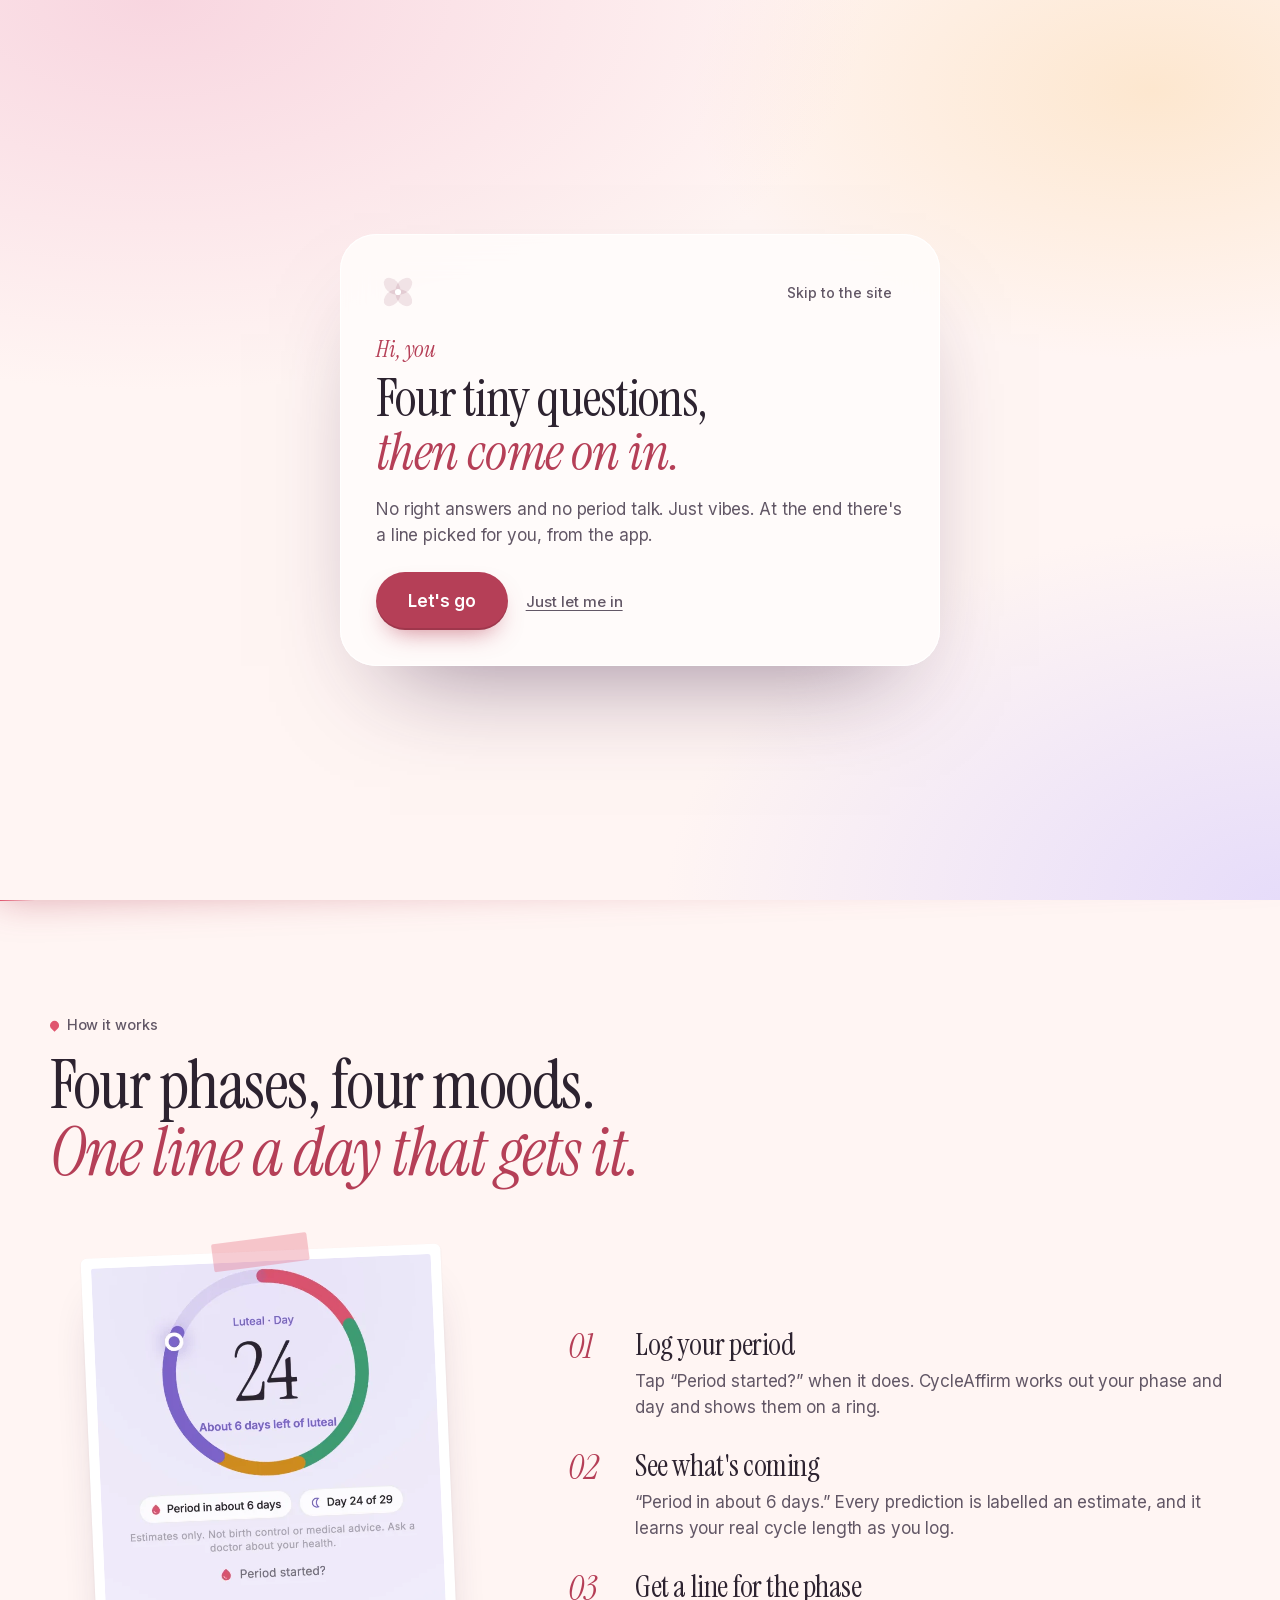
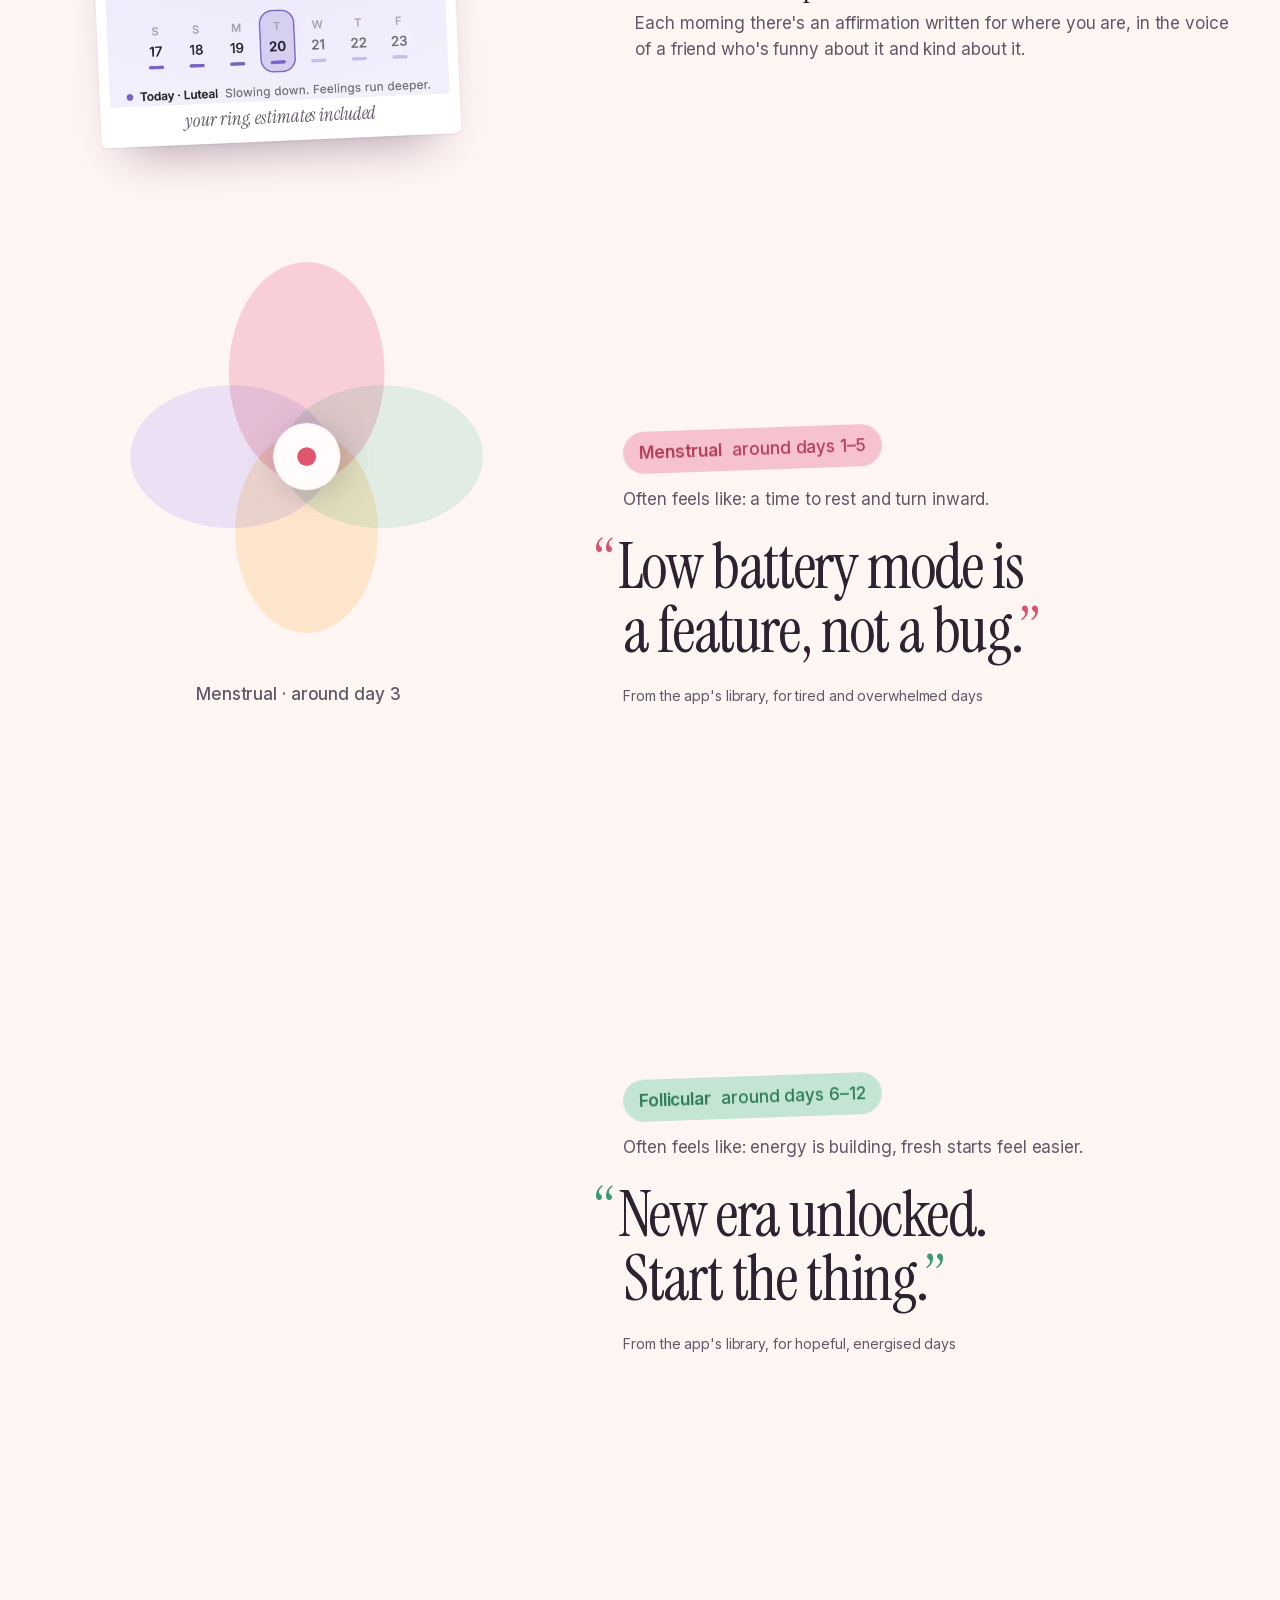
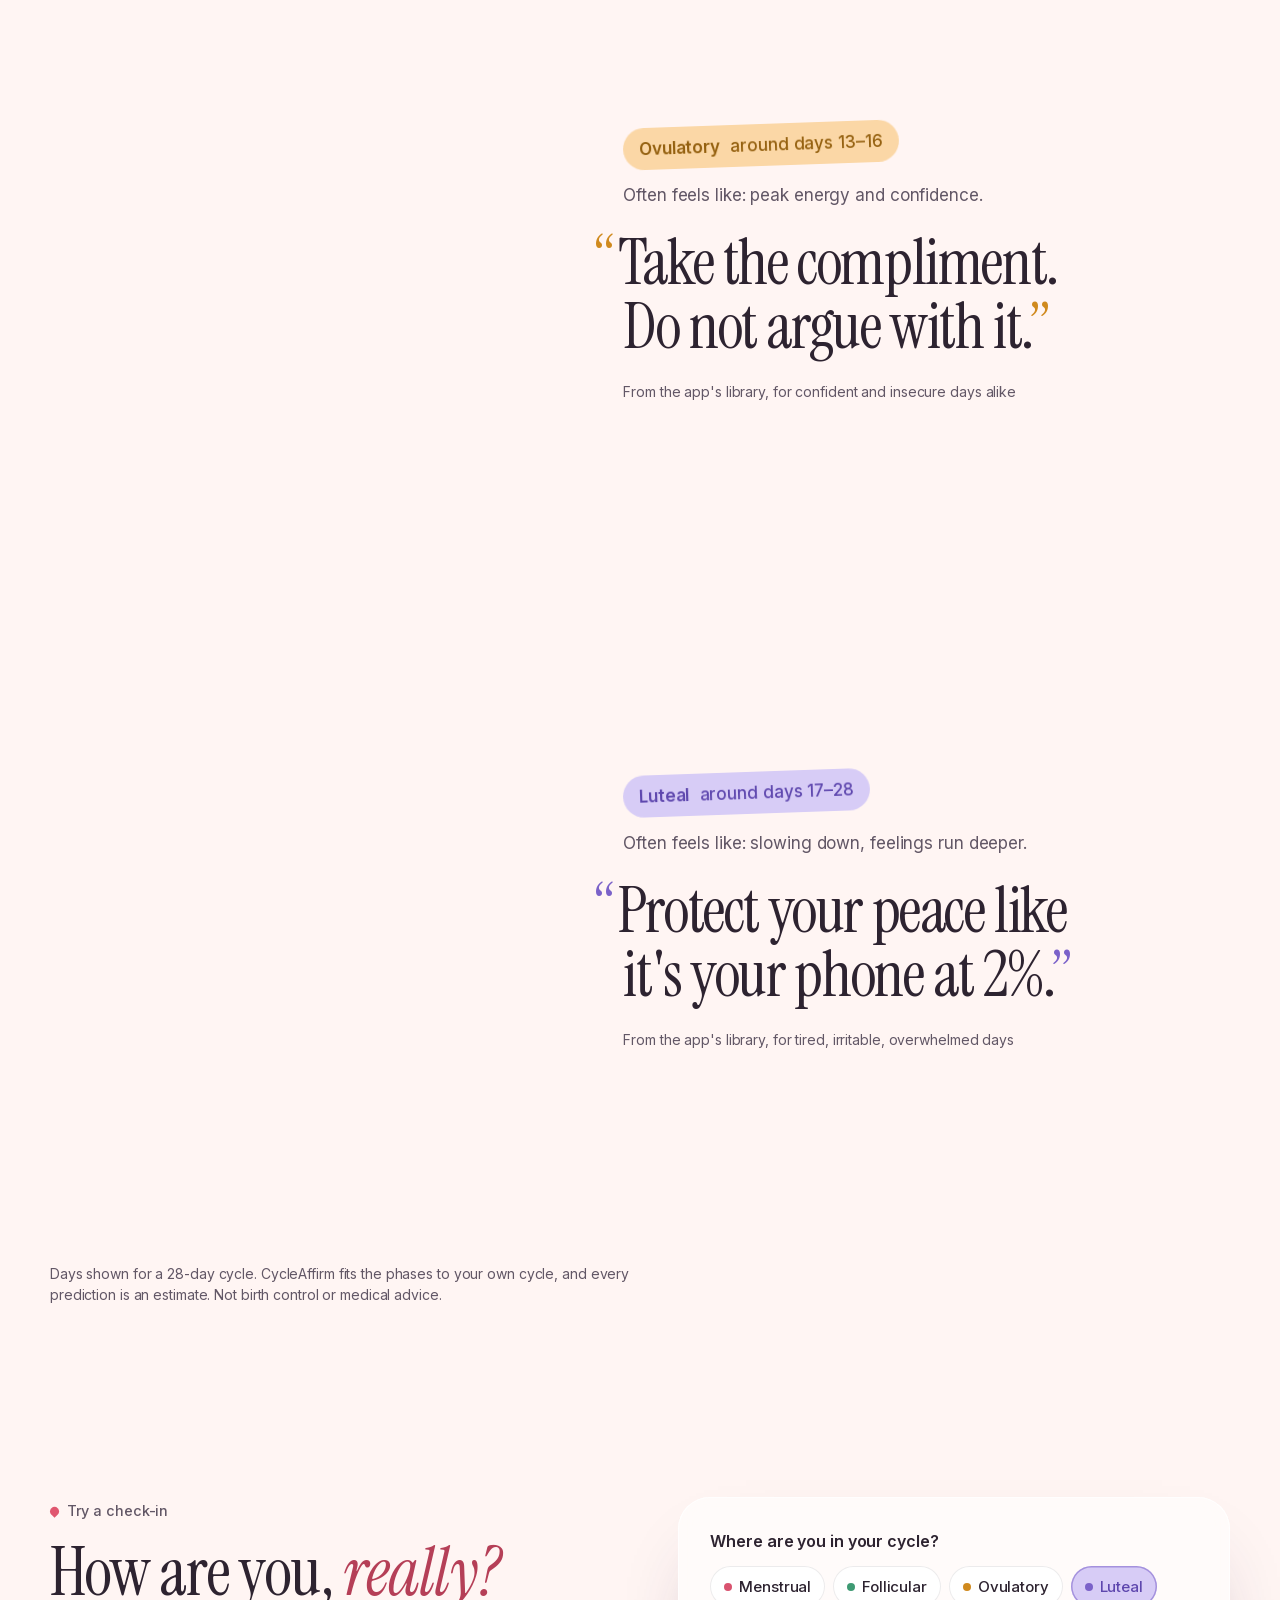
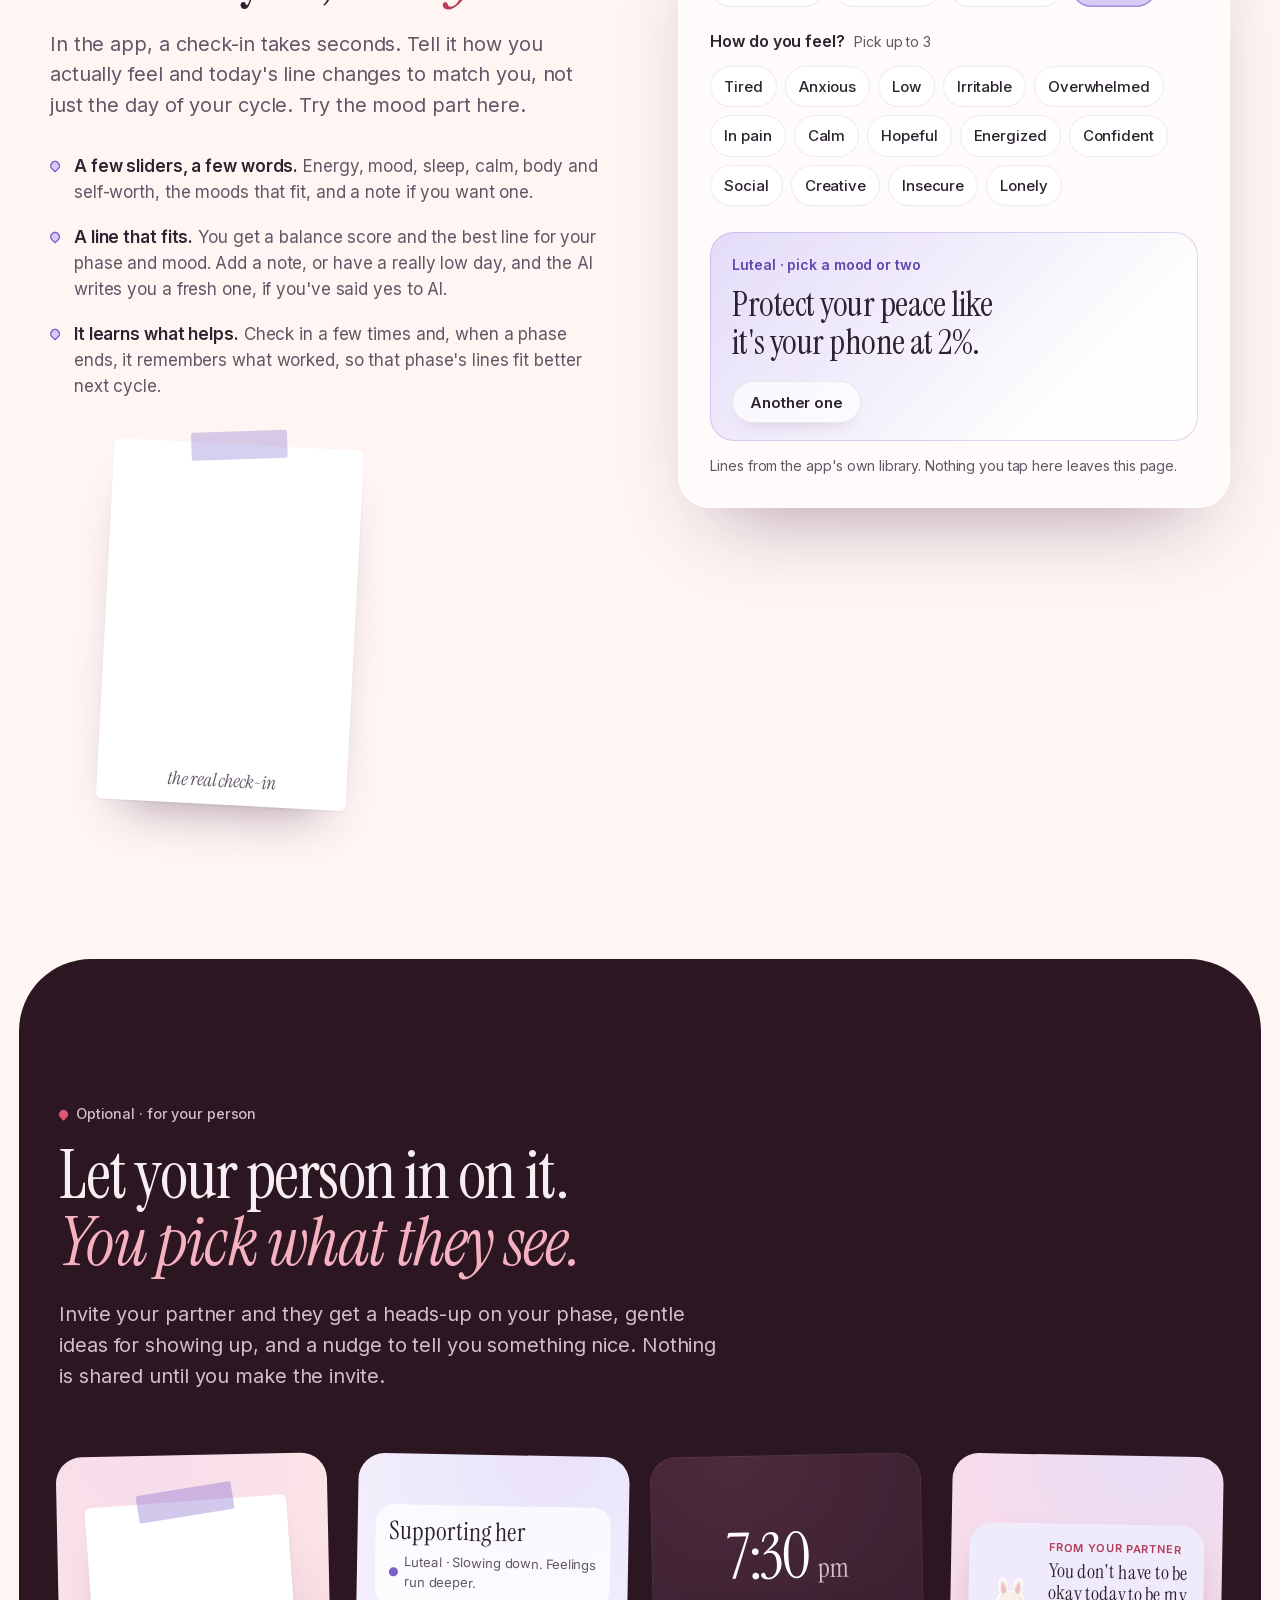
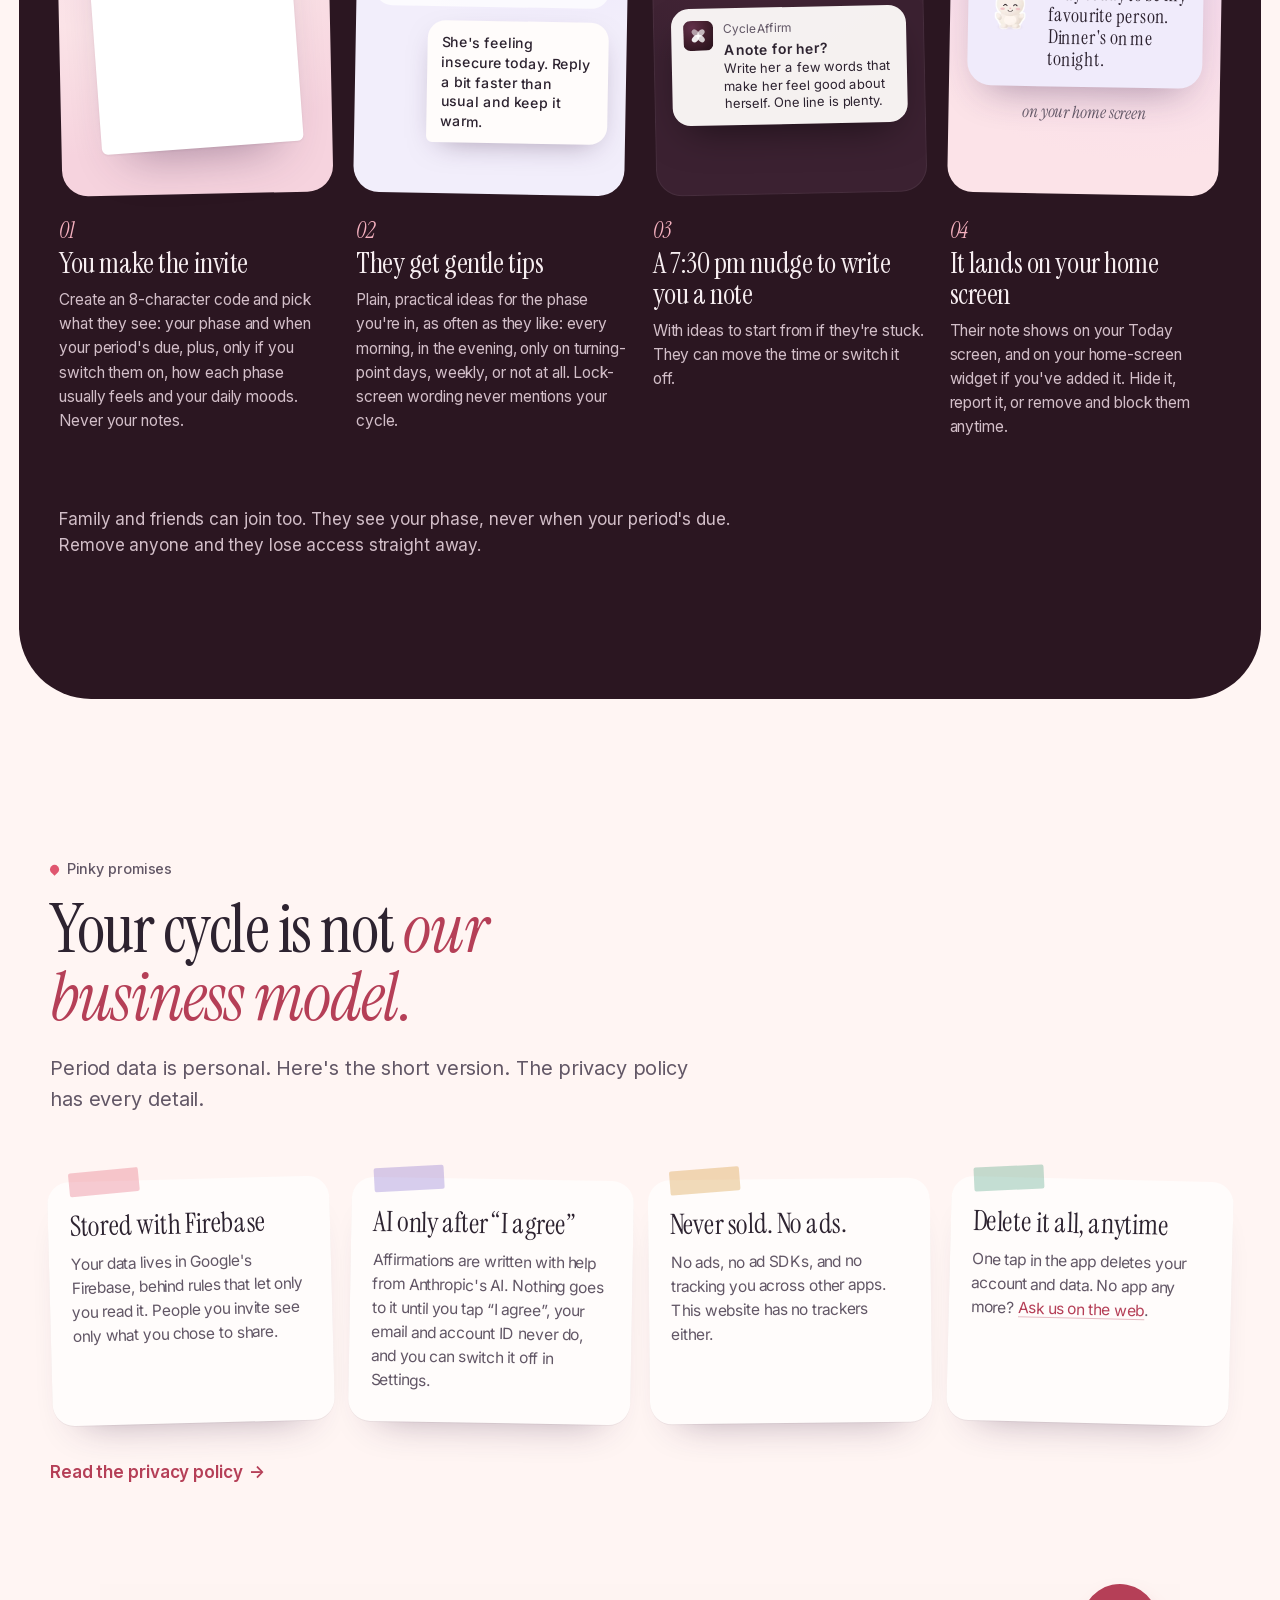
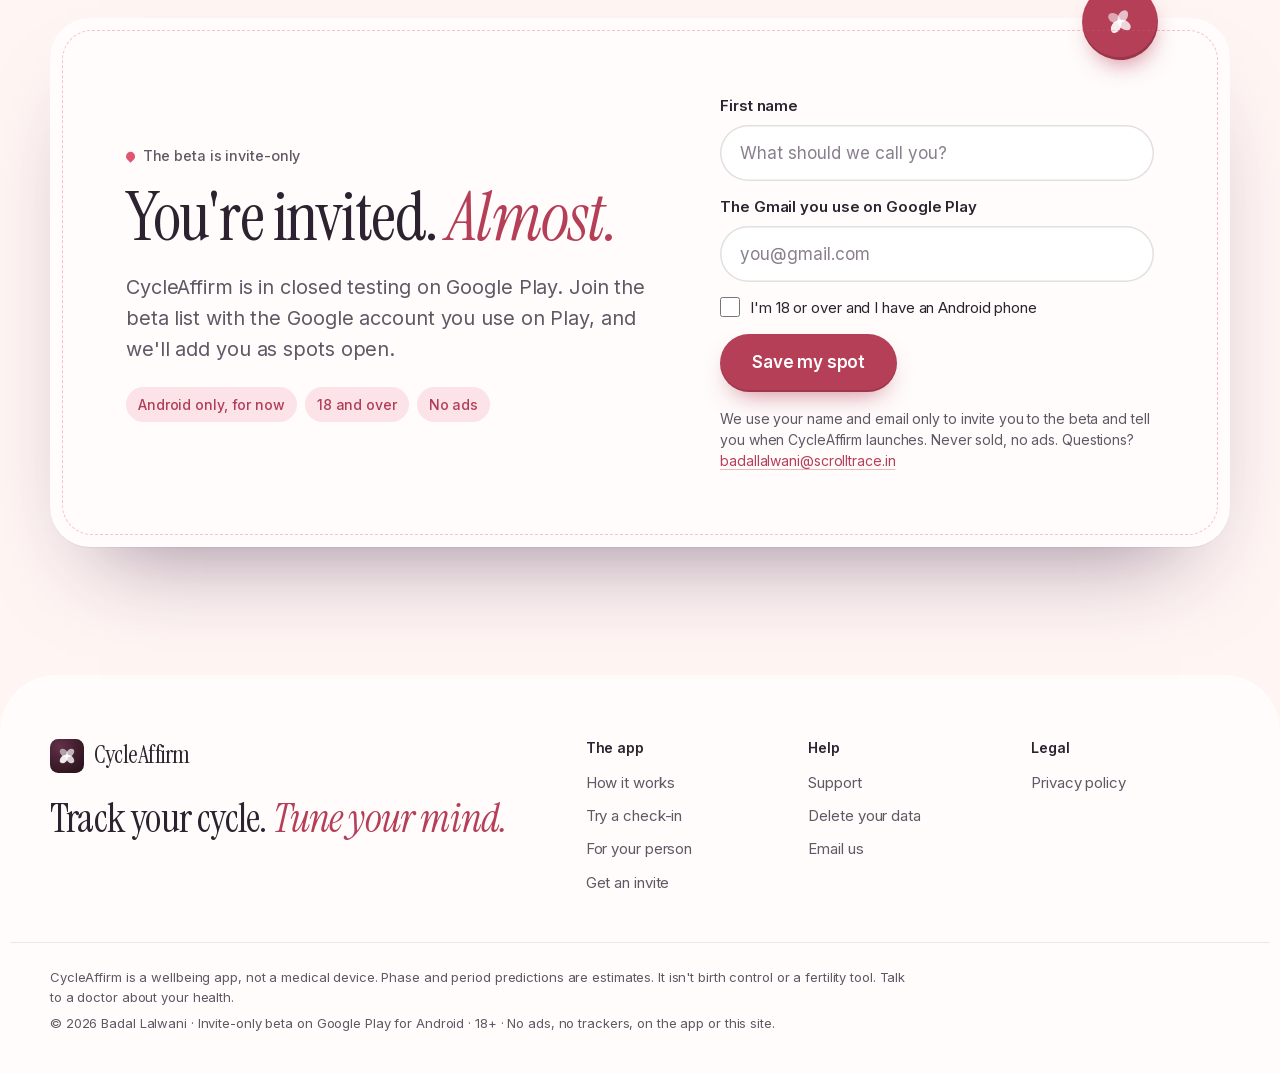
<file: index.html>
<!doctype html>
<html lang="en">
<head>
<meta charset="utf-8">
<meta name="viewport" content="width=device-width, initial-scale=1, viewport-fit=cover">

<meta http-equiv="Content-Security-Policy" content="default-src 'self'; img-src 'self' data:; style-src 'self'; script-src 'self'; font-src 'self'; connect-src 'self' https://script.google.com https://script.googleusercontent.com; object-src 'none'; base-uri 'self' https://cycleaffirm.in/; form-action 'self' mailto:">
<meta name="referrer" content="no-referrer">
<title>CycleAffirm: period tracker with affirmations for your phase</title>
<meta name="description" content="A period tracker and an affirmation app in one. Get one line a day matched to your phase and how you actually feel. Invite-only Android beta, 18+. No ads.">
<link rel="canonical" href="https://cycleaffirm.in/">
<meta name="robots" content="index, follow">
<meta name="theme-color" content="#FFF5F3">
<meta name="color-scheme" content="light">
<meta property="og:type" content="website">
<meta property="og:site_name" content="CycleAffirm">
<meta property="og:title" content="CycleAffirm: track your cycle, tune your mind">
<meta property="og:description" content="A period tracker and an affirmation app in one. Get one line a day matched to your phase and how you actually feel. Invite-only Android beta, 18+. No ads.">
<meta property="og:url" content="https://cycleaffirm.in/">
<meta property="og:image" content="https://cycleaffirm.in/assets/og.png">
<meta property="og:image:width" content="1200">
<meta property="og:image:height" content="630">
<meta property="og:image:alt" content="CycleAffirm: track your cycle, tune your mind. A four-petal flower in the four phase colours.">
<meta name="twitter:card" content="summary_large_image">
<link rel="icon" href="./assets/icons/favicon.svg" type="image/svg+xml">
<link rel="icon" href="./assets/icons/favicon-32.png" sizes="32x32" type="image/png">
<link rel="apple-touch-icon" href="./assets/icons/apple-touch-icon.png">
<link rel="manifest" href="./site.webmanifest">
<link rel="preload" href="./assets/fonts/InstrumentSerif-Regular.woff2" as="font" type="font/woff2" crossorigin>
<link rel="preload" href="./assets/fonts/InstrumentSerif-Italic.woff2" as="font" type="font/woff2" crossorigin>
<link rel="preload" href="./assets/fonts/Inter-Regular.woff2" as="font" type="font/woff2" crossorigin>
<link rel="stylesheet" href="./assets/site.css?v=23a6b36df2">
<script src="./assets/site.js?v=23a6b36df2" defer></script>
<script src="./assets/intro-gate.js?v=23a6b36df2"></script>
<script src="./assets/intro.js?v=23a6b36df2" defer></script>
</head>
<body class="home" data-tint="neutral">
<a class="skip" href="#main">Skip to content</a>
<div class="backdrop" aria-hidden="true"></div>
<header class="site-header">
  <div class="header-pill">
    <a class="brand" href="./" aria-label="CycleAffirm, home">
      <svg class="brand-mark" viewBox="0 0 100 100" aria-hidden="true" focusable="false"><use href="#mark-tile"></use></svg>
      <span class="brand-name">CycleAffirm</span>
    </a>
    <nav class="nav" aria-label="Main">
      <a href="./#how">How it works</a>
      <a href="./#try">Try it</a>
      <a href="./#partners">For your person</a>
      <a href="./#privacy">Privacy</a>
    </nav>
    <a class="btn btn-rose btn-sm" href="./beta/">Get an invite</a>
  </div>
  <svg width="0" height="0" class="sprite" aria-hidden="true" focusable="false">
    <defs>
      <radialGradient id="mark-bg" cx="30%" cy="22%" r="85%">
        <stop offset="0" stop-color="#62304A"/>
        <stop offset=".55" stop-color="#45202F"/>
        <stop offset="1" stop-color="#2E1520"/>
      </radialGradient>
      <symbol id="mark-petals" viewBox="0 0 100 100">
        <ellipse cx="50" cy="37" rx="9.6" ry="14.3" fill="#fff" fill-opacity=".55" transform="rotate(-45 50 50)"/>
        <ellipse cx="50" cy="37" rx="9.6" ry="14.3" fill="#fff" fill-opacity=".67" transform="rotate(45 50 50)"/>
        <ellipse cx="50" cy="37" rx="9.6" ry="14.3" fill="#fff" fill-opacity=".79" transform="rotate(135 50 50)"/>
        <ellipse cx="50" cy="37" rx="9.6" ry="14.3" fill="#fff" fill-opacity=".91" transform="rotate(225 50 50)"/>
        <circle cx="50" cy="50" r="5" fill="#fff"/>
      </symbol>
      <symbol id="mark-tile" viewBox="0 0 100 100">
        <rect width="100" height="100" rx="24" fill="url(#mark-bg)"/>
        <use href="#mark-petals"/>
      </symbol>
      <symbol id="bloom" viewBox="0 0 100 100">
        <ellipse cx="50" cy="31" rx="15" ry="22" transform="rotate(45 50 50)"/>
        <ellipse cx="50" cy="31" rx="15" ry="22" transform="rotate(135 50 50)"/>
        <ellipse cx="50" cy="31" rx="15" ry="22" transform="rotate(225 50 50)"/>
        <ellipse cx="50" cy="31" rx="15" ry="22" transform="rotate(315 50 50)"/>
      </symbol>
    </defs>
  </svg>
</header>

<main id="main">
<section class="hero" data-hero data-active="lut" aria-labelledby="hero-title">
  <div class="wrap hero-grid">
    <div class="hero-copy">
      <p class="sticker sticker--tilt"><svg viewBox="0 0 100 100" aria-hidden="true" focusable="false"><use href="#bloom"></use></svg>Invite-only beta · Android · 18+</p>
      <h1 id="hero-title" class="display h1" tabindex="-1">Track your cycle.<br><em class="squiggle">Tune your mind.<svg viewBox="0 0 300 18" preserveAspectRatio="none" aria-hidden="true" focusable="false"><path d="M3 12 C 40 3, 80 17, 120 9 S 190 3, 230 10 S 280 12, 297 6"/></svg></em></h1>
      <p class="lede">CycleAffirm is a period tracker and an affirmation app in one. It knows which phase you're in, asks how you're actually feeling, and gives you one line a day that fits both. Like a bestie who gets it.</p>
      <div class="actions">
        <a class="btn btn-rose" href="./beta/">Get an invite</a>
        <a class="btn btn-ghost" href="#try">Try a check-in</a>
      </div>
      <button class="hero-quiz" type="button" data-open-intro><svg viewBox="0 0 100 100" aria-hidden="true" focusable="false"><use href="#bloom"></use></svg>Find your bloom: 4 tiny questions</button>
    </div>

    <div class="hero-art">
      <div class="bloom bloom--hero" aria-hidden="true">
        <svg viewBox="0 0 200 200" focusable="false">
          <g class="bloom-spin">
            <g class="petal petal--men" transform="rotate(45 100 100)"><ellipse cx="100" cy="64" rx="34" ry="48"/></g>
            <g class="petal petal--fol" transform="rotate(135 100 100)"><ellipse cx="100" cy="64" rx="34" ry="48"/></g>
            <g class="petal petal--ovu" transform="rotate(225 100 100)"><ellipse cx="100" cy="64" rx="34" ry="48"/></g>
            <g class="petal petal--lut" transform="rotate(315 100 100)"><ellipse cx="100" cy="64" rx="34" ry="48"/></g>
            <circle class="bloom-heart" cx="100" cy="100" r="14"/>
            <circle class="bloom-dot" cx="100" cy="100" r="4.5"/>
          </g>
        </svg>
      </div>
      <figure class="hero-card">
        <p class="hero-card-label"><span class="pdot"></span><span data-hero-phase>Luteal</span> · today's line</p>
        <blockquote class="hero-card-text" data-hero-line>Extra sensitive is just feelings in 4K. Nothing's wrong with you.</blockquote>
        <figcaption>From the app's library, matched to the phase</figcaption>
        <button class="pause" type="button" data-pause aria-pressed="false">Pause</button>
      </figure>
      <img class="hero-buddy" src="./assets/img/comp_bunny_happy.webp" width="160" height="160" alt="">
      <p class="sticker sticker--est" aria-hidden="true">predictions are estimates</p>
    </div>
  </div>
</section>

<div class="ribbon">
  <div class="ribbon-track">
    <ul class="ribbon-list" aria-label="A few lines from the app">
      <li>Low battery mode is a feature, not a bug.</li>
      <li>Main character energy is loading... and it's you.</li>
      <li>Take the compliment. Do not argue with it.</li>
      <li>Protect your peace like it's your phone at 2%.</li>
      <li>Soft era activated. No notes.</li>
      <li>Curiosity is your cheat code this week.</li>
      <li>Comparison is a thief. Don't give it your password.</li>
      <li>You are not your worst thought at 2am.</li>
      <li>Rest is productive. Ask literally any phone charger.</li>
      <li>Your ideas deserve airtime. Unmute yourself.</li>
      <li>Cozy, quiet, and slow is a perfectly elite plan.</li>
    </ul>
    <ul class="ribbon-list" aria-hidden="true">
      <li>Low battery mode is a feature, not a bug.</li>
      <li>Main character energy is loading... and it's you.</li>
      <li>Take the compliment. Do not argue with it.</li>
      <li>Protect your peace like it's your phone at 2%.</li>
      <li>Soft era activated. No notes.</li>
      <li>Curiosity is your cheat code this week.</li>
      <li>Comparison is a thief. Don't give it your password.</li>
      <li>You are not your worst thought at 2am.</li>
      <li>Rest is productive. Ask literally any phone charger.</li>
      <li>Your ideas deserve airtime. Unmute yourself.</li>
      <li>Cozy, quiet, and slow is a perfectly elite plan.</li>
    </ul>
  </div>
  <button class="ribbon-pause" type="button" data-ribbon-pause aria-pressed="false">Pause</button>
</div>

<section id="how" class="how" aria-labelledby="how-title">
  <div class="wrap">
    <header class="section-head">
      <p class="eyebrow">How it works</p>
      <h2 id="how-title" class="display h2">Four phases, four moods. <em>One line a day that gets it.</em></h2>
    </header>

    <div class="track">
      <figure class="polaroid polaroid--ring">
        <img src="./assets/img/ring_crop.webp" width="640" height="828" loading="lazy" alt="The cycle ring in the app: luteal, day 24, about 6 days left of luteal. Below it: Period in about 6 days, Day 24 of 29, and the note: Estimates only. Not birth control or medical advice.">
        <figcaption>your ring, estimates included</figcaption>
      </figure>
      <ol class="track-steps">
        <li>
          <h3>Log your period</h3>
          <p>Tap “Period started?” when it does. CycleAffirm works out your phase and day and shows them on a ring.</p>
        </li>
        <li>
          <h3>See what's coming</h3>
          <p>“Period in about 6 days.” Every prediction is labelled an estimate, and it learns your real cycle length as you log.</p>
        </li>
        <li>
          <h3>Get a line for the phase</h3>
          <p>Each morning there's an affirmation written for where you are, in the voice of a friend who's funny about it and kind about it.</p>
        </li>
      </ol>
    </div>

    <div class="journey">
      <div class="journey-bloom" aria-hidden="true">
        <div class="bloom bloom--journey" data-active="men">
          <svg viewBox="0 0 200 200" focusable="false">
            <g class="bloom-turn">
              <g class="petal petal--men" transform="rotate(45 100 100)"><ellipse cx="100" cy="64" rx="34" ry="48"/></g>
              <g class="petal petal--fol" transform="rotate(135 100 100)"><ellipse cx="100" cy="64" rx="34" ry="48"/></g>
              <g class="petal petal--ovu" transform="rotate(225 100 100)"><ellipse cx="100" cy="64" rx="34" ry="48"/></g>
              <g class="petal petal--lut" transform="rotate(315 100 100)"><ellipse cx="100" cy="64" rx="34" ry="48"/></g>
              <circle class="bloom-heart" cx="100" cy="100" r="14"/>
              <circle class="bloom-dot" cx="100" cy="100" r="4.5"/>
            </g>
          </svg>
          <p class="bloom-label"><span data-for="men">Menstrual · around day 3</span><span data-for="fol">Follicular · around day 9</span><span data-for="ovu">Ovulatory · around day 14</span><span data-for="lut">Luteal · around day 23</span></p>
        </div>
      </div>

      <ol class="phases">
        <li class="phase" data-phase="men">
          <p class="phase-tag">Menstrual <span>around days 1–5</span></p>
          <p class="phase-feel">Often feels like: a time to rest and turn inward.</p>
          <blockquote class="phase-line"><p>Low battery mode is a feature, not a bug.</p></blockquote>
          <p class="phase-meta">From the app's library, for tired and overwhelmed days</p>
        </li>
        <li class="phase" data-phase="fol">
          <p class="phase-tag">Follicular <span>around days 6–12</span></p>
          <p class="phase-feel">Often feels like: energy is building, fresh starts feel easier.</p>
          <blockquote class="phase-line"><p>New era unlocked. Start the thing.</p></blockquote>
          <p class="phase-meta">From the app's library, for hopeful, energised days</p>
        </li>
        <li class="phase" data-phase="ovu">
          <p class="phase-tag">Ovulatory <span>around days 13–16</span></p>
          <p class="phase-feel">Often feels like: peak energy and confidence.</p>
          <blockquote class="phase-line"><p>Take the compliment. Do not argue with it.</p></blockquote>
          <p class="phase-meta">From the app's library, for confident and insecure days alike</p>
        </li>
        <li class="phase" data-phase="lut">
          <p class="phase-tag">Luteal <span>around days 17–28</span></p>
          <p class="phase-feel">Often feels like: slowing down, feelings run deeper.</p>
          <blockquote class="phase-line"><p>Protect your peace like it's your phone at 2%.</p></blockquote>
          <p class="phase-meta">From the app's library, for tired, irritable, overwhelmed days</p>
        </li>
      </ol>
    </div>
    <p class="fine how-fine">Days shown for a 28-day cycle. CycleAffirm fits the phases to your own cycle, and every prediction is an estimate. Not birth control or medical advice.</p>
  </div>
</section>

<section id="try" class="try" aria-labelledby="try-title">
  <div class="wrap try-grid">
    <div class="try-copy">
      <p class="eyebrow">Try a check-in</p>
      <h2 id="try-title" class="display h2">How are you, <em>really?</em></h2>
      <p class="lede">In the app, a check-in takes seconds. Tell it how you actually feel and today's line changes to match you, not just the day of your cycle. Try the mood part here.</p>
      <ul class="points">
        <li><strong>A few sliders, a few words.</strong> Energy, mood, sleep, calm, body and self-worth, the moods that fit, and a note if you want one.</li>
        <li><strong>A line that fits.</strong> You get a balance score and the best line for your phase and mood. Add a note, or have a really low day, and the AI writes you a fresh one, if you've said yes to AI.</li>
        <li><strong>It learns what helps.</strong> Check in a few times and, when a phase ends, it remembers what worked, so that phase's lines fit better next cycle.</li>
      </ul>
      <figure class="polaroid polaroid--ci">
        <img src="./assets/img/ci_card.webp" width="640" height="864" loading="lazy" alt="The check-in summary in the app: a balance score of 33, Go gently, and bars for energy, mood, sleep, calm, body and self-worth.">
        <figcaption>the real check-in</figcaption>
      </figure>
    </div>

    <form class="demo" data-demo data-phase="lut" aria-labelledby="try-title">
      <fieldset>
        <legend>Where are you in your cycle?</legend>
        <div class="chips">
          <label class="chip chip--men"><input type="radio" name="phase" value="menstrual"><span>Menstrual</span></label>
          <label class="chip chip--fol"><input type="radio" name="phase" value="follicular"><span>Follicular</span></label>
          <label class="chip chip--ovu"><input type="radio" name="phase" value="ovulatory"><span>Ovulatory</span></label>
          <label class="chip chip--lut"><input type="radio" name="phase" value="luteal" checked><span>Luteal</span></label>
        </div>
      </fieldset>
      <fieldset>
        <legend>How do you feel? <span>Pick up to 3</span></legend>
        <div class="chips">
          <label class="chip"><input type="checkbox" name="mood" value="tired"><span>Tired</span></label>
          <label class="chip"><input type="checkbox" name="mood" value="anxious"><span>Anxious</span></label>
          <label class="chip"><input type="checkbox" name="mood" value="sad"><span>Low</span></label>
          <label class="chip"><input type="checkbox" name="mood" value="irritable"><span>Irritable</span></label>
          <label class="chip"><input type="checkbox" name="mood" value="overwhelmed"><span>Overwhelmed</span></label>
          <label class="chip"><input type="checkbox" name="mood" value="in_pain"><span>In pain</span></label>
          <label class="chip"><input type="checkbox" name="mood" value="calm"><span>Calm</span></label>
          <label class="chip"><input type="checkbox" name="mood" value="hopeful"><span>Hopeful</span></label>
          <label class="chip"><input type="checkbox" name="mood" value="energized"><span>Energized</span></label>
          <label class="chip"><input type="checkbox" name="mood" value="confident"><span>Confident</span></label>
          <label class="chip"><input type="checkbox" name="mood" value="social"><span>Social</span></label>
          <label class="chip"><input type="checkbox" name="mood" value="creative"><span>Creative</span></label>
          <label class="chip"><input type="checkbox" name="mood" value="insecure"><span>Insecure</span></label>
          <label class="chip"><input type="checkbox" name="mood" value="lonely"><span>Lonely</span></label>
        </div>
      </fieldset>
      <div class="demo-result" aria-live="polite">
        <p class="demo-label" data-demo-meta>Luteal · pick a mood or two</p>
        <p class="demo-line" data-demo-line>Protect your peace like it's your phone at 2%.</p>
        <button class="btn btn-ghost btn-sm" type="button" data-demo-next>Another one</button>
      </div>
      <p class="fine demo-fine">Lines from the app's own library. Nothing you tap here leaves this page.</p>
      <script type="application/json" id="lines">{"menstrual":[{"t":"Low battery mode is a feature, not a bug.","m":["tired","overwhelmed"]},{"t":"Cancel the plans, keep the snacks. You're doing amazing, honestly.","m":["tired","irritable"]},{"t":"Today's to-do list: be soft with yourself. That's it. That's the list.","m":["overwhelmed","sad","tired"]},{"t":"Cramps are loud. You're louder. And also fully allowed to nap.","m":["in_pain","tired"]},{"t":"Not every day needs a comeback arc. Some days just need a blanket.","m":["sad","tired","calm"]},{"t":"Rest is productive. Ask literally any phone charger.","m":["tired","anxious"]},{"t":"Your feelings aren't too much. They're just in high definition today.","m":["sad","irritable","anxious"]},{"t":"Saying no without a paragraph of explanation? Iconic behavior.","m":["irritable","overwhelmed"]},{"t":"Heating pad, comfort show, zero guilt. This is self-care, not slacking.","m":["in_pain","tired","calm"]},{"t":"You're not behind. You're on period time, and period time is valid.","m":["anxious","overwhelmed"]},{"t":"Soft era activated. No notes.","m":["calm","tired"]},{"t":"Your body is literally doing a reset. Let it cook.","m":["calm","hopeful","in_pain"]},{"t":"Feeling lonely is real. So is this: you're not alone in it.","m":["lonely","sad"]},{"t":"Being kind to yourself today is the main quest. Everything else is a side quest.","m":["insecure","sad","overwhelmed"]}],"follicular":[{"t":"New era unlocked. Start the thing.","m":["energized","hopeful"]},{"t":"Your brain just got a software update. Go use it.","m":["creative","energized"]},{"t":"Main character energy is loading... and it's you.","m":["confident","hopeful"]},{"t":"That idea that scares you a little? That's the good kind of scary.","m":["anxious","creative"]},{"t":"Small steps still count. Nobody speedruns their whole life.","m":["tired","overwhelmed","anxious"]},{"t":"Plot twist: you're allowed to want more for yourself.","m":["confident","hopeful"]},{"t":"You don't need a perfect plan. You need a first step and good snacks.","m":["anxious","overwhelmed"]},{"t":"Fresh start energy is real. Spend it on something you love.","m":["hopeful","energized"]},{"t":"Being a beginner is not cringe. It's how every legend started.","m":["insecure","creative"]},{"t":"Your vibe is coming back online. We missed her.","m":["hopeful","calm","sad"]},{"t":"Say yes to the plan. Your social battery is finally charged.","m":["social","energized"]},{"t":"You're allowed to be proud of tiny wins. Screenshot them mentally.","m":["hopeful","insecure"]},{"t":"Curiosity is your cheat code this week.","m":["creative","energized"]},{"t":"Still tired? Fair. The upswing can load slowly.","m":["tired","sad"]}],"ovulatory":[{"t":"You're not too much. You're the whole vibe.","m":["confident","insecure"]},{"t":"Walk in like you own the room. You kind of do.","m":["confident","social"]},{"t":"It's giving unstoppable.","m":["energized","confident"]},{"t":"Take the compliment. Do not argue with it.","m":["insecure","confident"]},{"t":"Say the thing you've been drafting in your head. Hit send.","m":["confident","anxious"]},{"t":"Your energy is a whole main event today. Enjoy the spotlight.","m":["social","energized"]},{"t":"Your ideas are louder today. Say the bold one out loud.","m":["confident","hopeful"]},{"t":"You don't have to shrink to fit anyone's group chat.","m":["irritable","insecure"]},{"t":"Being seen is scary and also kind of your thing. Go.","m":["anxious","confident"]},{"t":"Restless? That's just big energy looking for a job. Give it one.","m":["anxious","energized"]},{"t":"Ask for what you want. Worst case, you get practice.","m":["confident","anxious"]},{"t":"You can be the life of the party and still leave early. Both are valid.","m":["social","tired"]},{"t":"Your ideas deserve airtime. Unmute yourself.","m":["creative","confident"]},{"t":"Comparison is a thief. Don't give it your password.","m":["insecure","sad"]}],"luteal":[{"t":"Extra sensitive is just feelings in 4K. Nothing's wrong with you.","m":["sad","irritable","anxious"]},{"t":"Not every feeling is a verdict. Some are just passing weather.","m":["anxious","overwhelmed"]},{"t":"Protect your peace like it's your phone at 2%.","m":["tired","irritable","overwhelmed"]},{"t":"You're not falling apart. You're in your feelings era, and that's allowed.","m":["sad","overwhelmed"]},{"t":"Your inner critic is not a reliable narrator. Skip that episode.","m":["insecure","sad","anxious"]},{"t":"Do less, but make it cozy.","m":["tired","calm"]},{"t":"Annoyed by everything? Your body's asking for a break, not a fight.","m":["irritable"]},{"t":"Breathe in for four, out for six. You're safe. The group chat can wait.","m":["anxious","overwhelmed"]},{"t":"Overthinking? Name one thing you can control and let the rest go.","m":["anxious"]},{"t":"You are not your worst thought at 2am.","m":["sad","anxious","insecure"]},{"t":"Your intuition is extra sharp right now. Trust the side-eye.","m":["calm","irritable"]},{"t":"This mood is a season, not your whole personality.","m":["sad","insecure"]},{"t":"Cozy, quiet, and slow is a perfectly elite plan.","m":["tired","calm","in_pain"]},{"t":"Feeling insecure doesn't make it true. You're still that person.","m":["insecure","lonely"]}]}</script>
    </form>
  </div>
</section>

<section id="partners" class="partners night" aria-labelledby="partners-title">
  <div class="wrap">
    <header class="section-head">
      <p class="eyebrow eyebrow--night">Optional · for your person</p>
      <h2 id="partners-title" class="display h2">Let your person in on it. <em>You pick what they see.</em></h2>
      <p class="lede">Invite your partner and they get a heads-up on your phase, gentle ideas for showing up, and a nudge to tell you something nice. Nothing is shared until you make the invite.</p>
    </header>

    <ol class="steps">
      <li class="step">
        <div class="step-art step-art--photo">
          <figure class="polaroid polaroid--step">
            <img src="./assets/img/invite_crop.webp" width="640" height="797" loading="lazy" alt="The Add someone sheet in the app: choose My partner or Family or a friend, switches to share how each phase usually feels and your daily moods, both off, and a Create invite code button.">
          </figure>
        </div>
        <p class="step-n">01</p>
        <h3>You make the invite</h3>
        <p>Create an 8-character code and pick what they see: your phase and when your period's due, plus, only if you switch them on, how each phase usually feels and your daily moods. Never your notes.</p>
      </li>
      <li class="step">
        <div class="step-art step-art--tip">
          <div class="mini-today">
            <p class="mini-kicker">Supporting her</p>
            <p class="mini-phase"><span class="pdot pdot--lut"></span>Luteal · Slowing down. Feelings run deeper.</p>
          </div>
          <div class="tip">
            <img class="tip-buddy" src="./assets/img/comp_puppy_happy.webp" width="160" height="160" alt="" loading="lazy">
            <p>She's feeling insecure today. Reply a bit faster than usual and keep it warm.</p>
          </div>
        </div>
        <p class="step-n">02</p>
        <h3>They get gentle tips</h3>
        <p>Plain, practical ideas for the phase you're in, as often as they like: every morning, in the evening, only on turning-point days, weekly, or not at all. Lock-screen wording never mentions your cycle.</p>
      </li>
      <li class="step">
        <div class="step-art step-art--clock">
          <p class="clock">7:30 <span>pm</span></p>
          <div class="notif">
            <svg class="notif-icon" viewBox="0 0 100 100" aria-hidden="true" focusable="false"><use href="#mark-tile"></use></svg>
            <div>
              <p class="notif-app">CycleAffirm</p>
              <p class="notif-title">A note for her?</p>
              <p class="notif-body">Write her a few words that make her feel good about herself. One line is plenty.</p>
            </div>
          </div>
        </div>
        <p class="step-n">03</p>
        <h3>A 7:30 pm nudge to write you a note</h3>
        <p>With ideas to start from if they're stuck. They can move the time or switch it off.</p>
      </li>
      <li class="step">
        <div class="step-art step-art--widget">
          <div class="widget">
            <img class="widget-buddy" src="./assets/img/comp_bunny_happy.webp" width="160" height="160" alt="" loading="lazy">
            <div>
              <p class="widget-from">From your partner</p>
              <p class="widget-note">You don't have to be okay today to be my favourite person. Dinner's on me tonight.</p>
            </div>
          </div>
          <p class="widget-cap">on your home screen</p>
        </div>
        <p class="step-n">04</p>
        <h3>It lands on your home screen</h3>
        <p>Their note shows on your Today screen, and on your home-screen widget if you've added it. Hide it, report it, or remove and block them anytime.</p>
      </li>
    </ol>
    <p class="partners-fine">Family and friends can join too. They see your phase, never when your period's due. Remove anyone and they lose access straight away.</p>
  </div>
</section>

<section id="privacy" class="privacy" aria-labelledby="privacy-title">
  <div class="wrap">
    <header class="section-head">
      <p class="eyebrow">Pinky promises</p>
      <h2 id="privacy-title" class="display h2">Your cycle is not <em>our business model.</em></h2>
      <p class="lede">Period data is personal. Here's the short version. The privacy policy has every detail.</p>
    </header>
    <ul class="promises">
      <li>
        <h3>Stored with Firebase</h3>
        <p>Your data lives in Google's Firebase, behind rules that let only you read it. People you invite see only what you chose to share.</p>
      </li>
      <li>
        <h3>AI only after <span class="nowrap">“I agree”</span></h3>
        <p>Affirmations are written with help from Anthropic's AI. Nothing goes to it until you tap “I agree”, your email and account ID never do, and you can switch it off in Settings.</p>
      </li>
      <li>
        <h3>Never sold. No ads.</h3>
        <p>No ads, no ad SDKs, and no tracking you across other apps. This website has no trackers either.</p>
      </li>
      <li>
        <h3>Delete it all, anytime</h3>
        <p>One tap in the app deletes your account and data. No app any more? <a href="./delete-account/">Ask us on the web</a>.</p>
      </li>
    </ul>
    <p><a class="link-arrow" href="./privacy/">Read the privacy policy</a></p>
  </div>
</section>

<section id="beta" class="beta" aria-label="Get an invite">
  <div class="wrap">
<div class="invite">
  <div class="invite-seal" aria-hidden="true">
    <svg viewBox="0 0 100 100" focusable="false"><use href="#mark-petals"></use></svg>
  </div>
  <div class="invite-copy">
    <p class="eyebrow">The beta is invite-only</p>
    <h2 class="display h2" id="invite-title">You're invited. <em>Almost.</em></h2>
    <p class="lede">CycleAffirm is in closed testing on Google Play. Join the beta list with the Google account you use on Play, and we'll add you as spots open.</p>
    <ul class="invite-facts">
      <li>Android only, for now</li>
      <li>18 and over</li>
      <li>No ads</li>
    </ul>
  </div>
  <form class="invite-form" data-waitlist data-source="home" data-endpoint="https://script.google.com/macros/s/AKfycbzIUPq_cY7i4kwk5cxy6UByY8ftjzM8sKXg5HMpnZsqlKI2-hDzeVceapuMCROyLbSe/exec" data-email="badallalwani@scrolltrace.in" data-subject="CycleAffirm%20beta%20invite" aria-labelledby="invite-title" novalidate>
    <div class="invite-done" hidden>
      <p class="display"><span data-done-lead>You're on the list,</span> <em data-done-name>babe.</em></p>
      <p class="fine" data-done-text>We'll email you when your invite's ready.</p>
      <ol class="join-steps">
        <li><a class="btn btn-rose" href="https://groups.google.com/g/cycleaffirm-beta" target="_blank" rel="noopener">1. Join the testers group</a><span>Use the Google account on your Android phone, then tap “Join group”.</span></li>
        <li><a class="btn btn-ghost" href="https://play.google.com/apps/testing/com.badaalalwani.cycleaffirm" target="_blank" rel="noopener">2. Get the app on Google Play</a><span>Tap “Become a tester”, then install CycleAffirm.</span></li>
      </ol>
    </div>
    <label class="field">
      <span class="field-label">First name</span>
      <input type="text" name="name" autocomplete="given-name" maxlength="60" placeholder="What should we call you?" required>
    </label>
    <label class="field">
      <span class="field-label">The Gmail you use on Google Play</span>
      <input type="email" name="email" autocomplete="email" inputmode="email" maxlength="120" placeholder="you@gmail.com" required>
    </label>
    <label class="hp" aria-hidden="true">Leave this empty <input name="website" type="text" tabindex="-1" autocomplete="off"></label>
    <label class="check">
      <input type="checkbox" name="adult" required>
      <span>I'm 18 or over and I have an Android phone</span>
    </label>
    <p class="form-error" role="alert" hidden></p>
    <button class="btn btn-rose btn-lg" type="submit">Save my spot</button>
    <p class="fine">We use your name and email only to invite you to the beta and tell you when CycleAffirm launches. Never sold, no ads. Questions? <a href="mailto:badallalwani@scrolltrace.in?subject=CycleAffirm%20beta%20invite">badallalwani@scrolltrace.in</a></p>
  </form>
</div>

  </div>
</section>

<div class="intro" id="intro" role="dialog" aria-modal="true" aria-labelledby="intro-hello" data-intro>
  <div class="intro-sky" aria-hidden="true">
    <svg class="fl fl-1" viewBox="0 0 100 100"><use href="#bloom"></use></svg>
    <svg class="fl fl-2" viewBox="0 0 100 100"><use href="#bloom"></use></svg>
    <svg class="fl fl-3" viewBox="0 0 100 100"><use href="#bloom"></use></svg>
    <svg class="fl fl-4" viewBox="0 0 100 100"><use href="#bloom"></use></svg>
    <svg class="fl fl-5" viewBox="0 0 100 100"><use href="#bloom"></use></svg>
    <svg class="fl fl-6" viewBox="0 0 100 100"><use href="#bloom"></use></svg>
    <svg class="fl fl-7" viewBox="0 0 100 100"><use href="#bloom"></use></svg>
    <svg class="fl fl-8" viewBox="0 0 100 100"><use href="#bloom"></use></svg>
    <svg class="fl fl-9" viewBox="0 0 100 100"><use href="#bloom"></use></svg>
    <svg class="fl fl-10" viewBox="0 0 100 100"><use href="#bloom"></use></svg>
    <svg class="fl fl-11" viewBox="0 0 100 100"><use href="#bloom"></use></svg>
    <svg class="fl fl-12" viewBox="0 0 100 100"><use href="#bloom"></use></svg>
  </div>

  <div class="intro-card">
    <div class="intro-top">
      <svg class="intro-progress" viewBox="0 0 100 100" aria-hidden="true" focusable="false">
        <g transform="rotate(45 50 50)"><ellipse class="ip ip-1" cx="50" cy="31" rx="15" ry="22"/></g>
        <g transform="rotate(135 50 50)"><ellipse class="ip ip-2" cx="50" cy="31" rx="15" ry="22"/></g>
        <g transform="rotate(225 50 50)"><ellipse class="ip ip-3" cx="50" cy="31" rx="15" ry="22"/></g>
        <g transform="rotate(315 50 50)"><ellipse class="ip ip-4" cx="50" cy="31" rx="15" ry="22"/></g>
        <circle cx="50" cy="50" r="7" class="ip-heart"/>
      </svg>
      <p class="intro-count" data-intro-count aria-live="polite"></p>
      <button class="intro-skip" type="button" data-intro-skip>Skip to the site</button>
    </div>

    <section class="intro-step is-active" data-step="hello">
      <p class="intro-kicker">Hi, you</p>
      <h2 id="intro-hello" class="display intro-title" tabindex="-1">Four tiny questions, <em>then come on in.</em></h2>
      <p class="intro-sub">No right answers and no period talk. Just vibes. At the end there's a line picked for you, from the app.</p>
      <div class="intro-actions">
        <button class="btn btn-rose btn-lg" type="button" data-intro-start>Let's go</button>
        <button class="intro-link" type="button" data-intro-skip>Just let me in</button>
      </div>
    </section>

    <section class="intro-step" data-step="q" data-q="1" aria-labelledby="q1">
      <h2 id="q1" class="display intro-title" tabindex="-1">What's your comfort ritual?</h2>
      <div class="opts">
        <button class="opt" type="button" data-bloom="men"><span class="opt-emoji" aria-hidden="true">🛁</span><span>Hot shower, softest hoodie</span></button>
        <button class="opt" type="button" data-bloom="fol"><span class="opt-emoji" aria-hidden="true">☕</span><span>Iced coffee and a long walk</span></button>
        <button class="opt" type="button" data-bloom="ovu"><span class="opt-emoji" aria-hidden="true">💃</span><span>Getting ready with the music way too loud</span></button>
        <button class="opt" type="button" data-bloom="lut"><span class="opt-emoji" aria-hidden="true">🕯️</span><span>Candle, blanket, phone on silent</span></button>
      </div>
    </section>

    <section class="intro-step" data-step="q" data-q="2" aria-labelledby="q2">
      <h2 id="q2" class="display intro-title" tabindex="-1">Pick the text you'd love to wake up to.</h2>
      <div class="opts opts--texts">
        <button class="opt" type="button" data-bloom="men"><span class="opt-bubble">Rest is allowed today.</span></button>
        <button class="opt" type="button" data-bloom="fol"><span class="opt-bubble">New day, new plot. Go.</span></button>
        <button class="opt" type="button" data-bloom="ovu"><span class="opt-bubble">You're kind of iconic, you know?</span></button>
        <button class="opt" type="button" data-bloom="lut"><span class="opt-bubble">Proud of you, quietly.</span></button>
      </div>
    </section>

    <section class="intro-step" data-step="q" data-q="3" aria-labelledby="q3">
      <h2 id="q3" class="display intro-title" tabindex="-1">Your inner voice lately is…</h2>
      <div class="opts">
        <button class="opt" type="button" data-bloom="men"><span class="opt-emoji" aria-hidden="true">☁️</span><span>Tired, but trying</span></button>
        <button class="opt" type="button" data-bloom="fol"><span class="opt-emoji" aria-hidden="true">🌱</span><span>Curious about what's next</span></button>
        <button class="opt" type="button" data-bloom="ovu"><span class="opt-emoji" aria-hidden="true">✨</span><span>My biggest hype girl</span></button>
        <button class="opt" type="button" data-bloom="lut"><span class="opt-emoji" aria-hidden="true">🌙</span><span>Overthinking at 2am</span></button>
      </div>
    </section>

    <section class="intro-step" data-step="q" data-q="4" aria-labelledby="q4">
      <h2 id="q4" class="display intro-title" tabindex="-1">Pick a Sunday.</h2>
      <div class="opts">
        <button class="opt" type="button" data-bloom="men"><span class="opt-emoji" aria-hidden="true">🧸</span><span>Cancel everything, stay in</span></button>
        <button class="opt" type="button" data-bloom="fol"><span class="opt-emoji" aria-hidden="true">🧺</span><span>Market run, new recipe</span></button>
        <button class="opt" type="button" data-bloom="ovu"><span class="opt-emoji" aria-hidden="true">🥂</span><span>Brunch with the girls</span></button>
        <button class="opt" type="button" data-bloom="lut"><span class="opt-emoji" aria-hidden="true">📖</span><span>Book, tea, very long nap</span></button>
      </div>
    </section>

    <section class="intro-step" data-step="result" aria-labelledby="result-title">
      <div class="result-head">
        <svg class="result-bloom" viewBox="0 0 100 100" aria-hidden="true" focusable="false">
          <g class="rb-spin">
            <ellipse cx="50" cy="31" rx="15" ry="22" transform="rotate(45 50 50)"/>
            <ellipse cx="50" cy="31" rx="15" ry="22" transform="rotate(135 50 50)"/>
            <ellipse cx="50" cy="31" rx="15" ry="22" transform="rotate(225 50 50)"/>
            <ellipse cx="50" cy="31" rx="15" ry="22" transform="rotate(315 50 50)"/>
            <circle cx="50" cy="50" r="7" class="rb-heart"/>
          </g>
        </svg>
        <div>
          <p class="intro-kicker">You're a</p>
          <h2 id="result-title" class="display intro-title" tabindex="-1"><span data-result-name>Lavender</span> <em>bloom.</em></h2>
        </div>
      </div>
      <p class="intro-sub" data-result-about>Slow, deep, a little mysterious. You feel everything in 4K.</p>
      <blockquote class="result-line"><p data-result-line>Cozy, quiet, and slow is a perfectly elite plan.</p><footer>a line from the app, picked for you</footer></blockquote>

      <form class="intro-form" data-waitlist data-source="quiz" data-endpoint="https://script.google.com/macros/s/AKfycbzIUPq_cY7i4kwk5cxy6UByY8ftjzM8sKXg5HMpnZsqlKI2-hDzeVceapuMCROyLbSe/exec" data-email="badallalwani@scrolltrace.in" data-subject="CycleAffirm%20beta%20invite" novalidate>
        <p class="intro-form-title">Want a line like this every morning? <strong>Join the beta list.</strong></p>
        <div class="intro-fields">
          <label class="field"><span class="field-label">First name</span><input name="name" type="text" autocomplete="given-name" maxlength="60" required placeholder="What should we call you?"></label>
          <label class="field"><span class="field-label">The Gmail you use on Google Play</span><input name="email" type="email" autocomplete="email" inputmode="email" maxlength="120" required placeholder="you@gmail.com"></label>
        </div>
        <label class="hp" aria-hidden="true">Leave this empty <input name="website" type="text" tabindex="-1" autocomplete="off"></label>
        <label class="check"><input type="checkbox" name="adult" required><span>I'm 18 or over and I have an Android phone</span></label>
        <p class="form-error" role="alert" hidden></p>
        <button class="btn btn-rose btn-lg" type="submit">Save my spot</button>
        <p class="fine">We use your name and email only to invite you to the beta and tell you when CycleAffirm launches. Never sold, no ads. Your quiz answers never leave this page.</p>
      </form>
      <button class="intro-link intro-later" type="button" data-intro-skip>Not now, show me the site</button>
    </section>

    <section class="intro-step" data-step="done" aria-labelledby="done-title">
      <svg class="done-bloom" viewBox="0 0 100 100" aria-hidden="true" focusable="false">
        <g class="rb-spin">
          <ellipse cx="50" cy="31" rx="15" ry="22" transform="rotate(45 50 50)"/>
          <ellipse cx="50" cy="31" rx="15" ry="22" transform="rotate(135 50 50)"/>
          <ellipse cx="50" cy="31" rx="15" ry="22" transform="rotate(225 50 50)"/>
          <ellipse cx="50" cy="31" rx="15" ry="22" transform="rotate(315 50 50)"/>
          <circle cx="50" cy="50" r="7" class="rb-heart"/>
        </g>
      </svg>
      <h2 id="done-title" class="display intro-title" tabindex="-1"><span data-done-lead>You're on the list,</span> <em data-done-name>babe.</em></h2>
      <p class="intro-sub" data-done-text>We'll email you when your invite's ready. Until then, come look around.</p>
      <ol class="join-steps">
        <li><a class="btn btn-rose" href="https://groups.google.com/g/cycleaffirm-beta" target="_blank" rel="noopener">1. Join the testers group</a><span>Use the Google account on your Android phone, then tap “Join group”.</span></li>
        <li><a class="btn btn-ghost" href="https://play.google.com/apps/testing/com.badaalalwani.cycleaffirm" target="_blank" rel="noopener">2. Get the app on Google Play</a><span>Tap “Become a tester”, then install CycleAffirm.</span></li>
      </ol>
      <div class="intro-actions intro-actions--center">
        <button class="btn btn-rose btn-lg" type="button" data-intro-enter>Enter CycleAffirm</button>
      </div>
    </section>
  </div>
</div>


</main>
<footer class="site-footer">
  <div class="wrap footer-inner">
    <div class="footer-brand">
      <a class="brand" href="./" aria-label="CycleAffirm, home">
        <svg class="brand-mark" viewBox="0 0 100 100" aria-hidden="true" focusable="false"><use href="#mark-tile"></use></svg>
        <span class="brand-name">CycleAffirm</span>
      </a>
      <p class="footer-tag">Track your cycle. <em>Tune your mind.</em></p>
    </div>
    <nav class="footer-nav" aria-label="Footer">
      <div>
        <h2 class="footer-h">The app</h2>
        <a href="./#how">How it works</a>
        <a href="./#try">Try a check-in</a>
        <a href="./#partners">For your person</a>
        <a href="./beta/">Get an invite</a>
      </div>
      <div>
        <h2 class="footer-h">Help</h2>
        <a href="./support/">Support</a>
        <a href="./delete-account/">Delete your data</a>
        <a href="mailto:badallalwani@scrolltrace.in">Email us</a>
      </div>
      <div>
        <h2 class="footer-h">Legal</h2>
        <a href="./privacy/">Privacy policy</a>
      </div>
    </nav>
  </div>
  <div class="wrap footer-fine">
    <p>CycleAffirm is a wellbeing app, not a medical device. Phase and period predictions are estimates. It isn't birth control or a fertility tool. Talk to a doctor about your health.</p>
    <p>© 2026 Badal Lalwani · Invite-only beta on Google Play for Android · 18+ · No ads, no trackers, on the app or this site.</p>
  </div>
</footer>

</body>
</html>
</file>
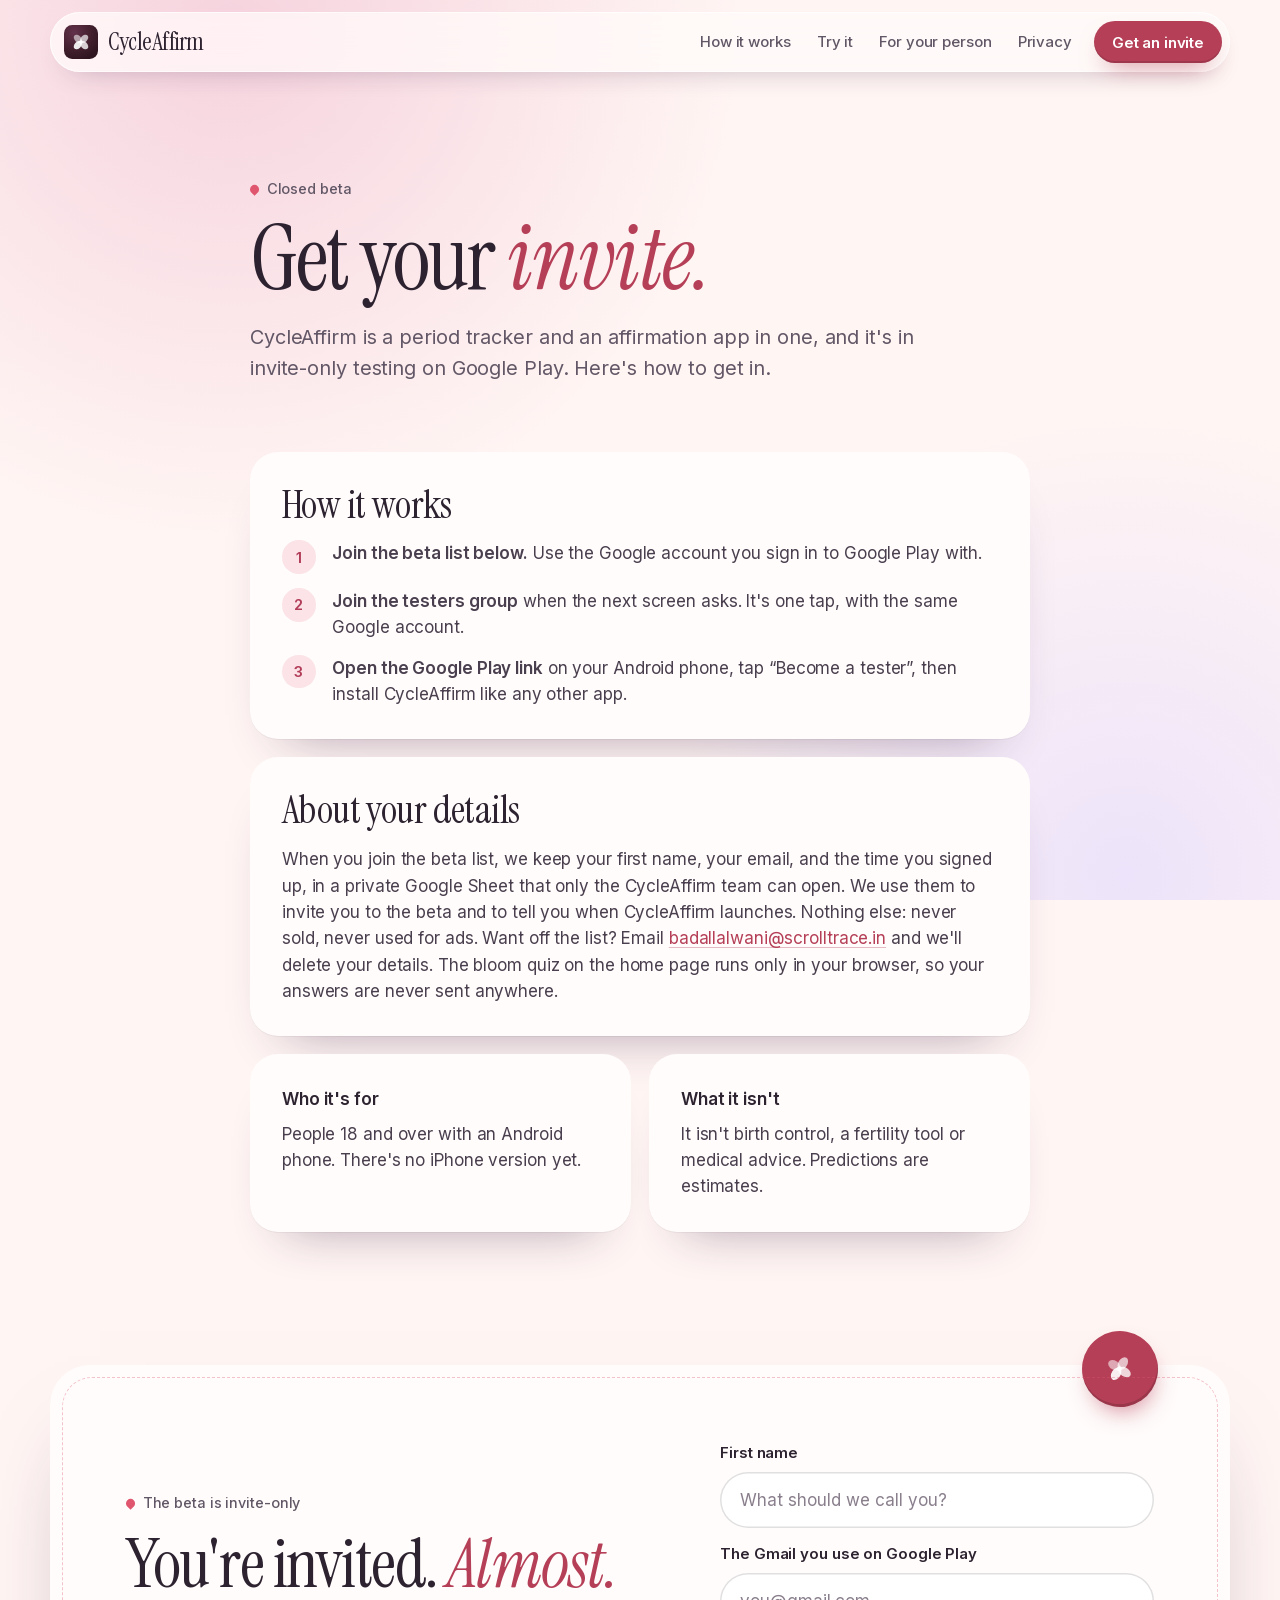
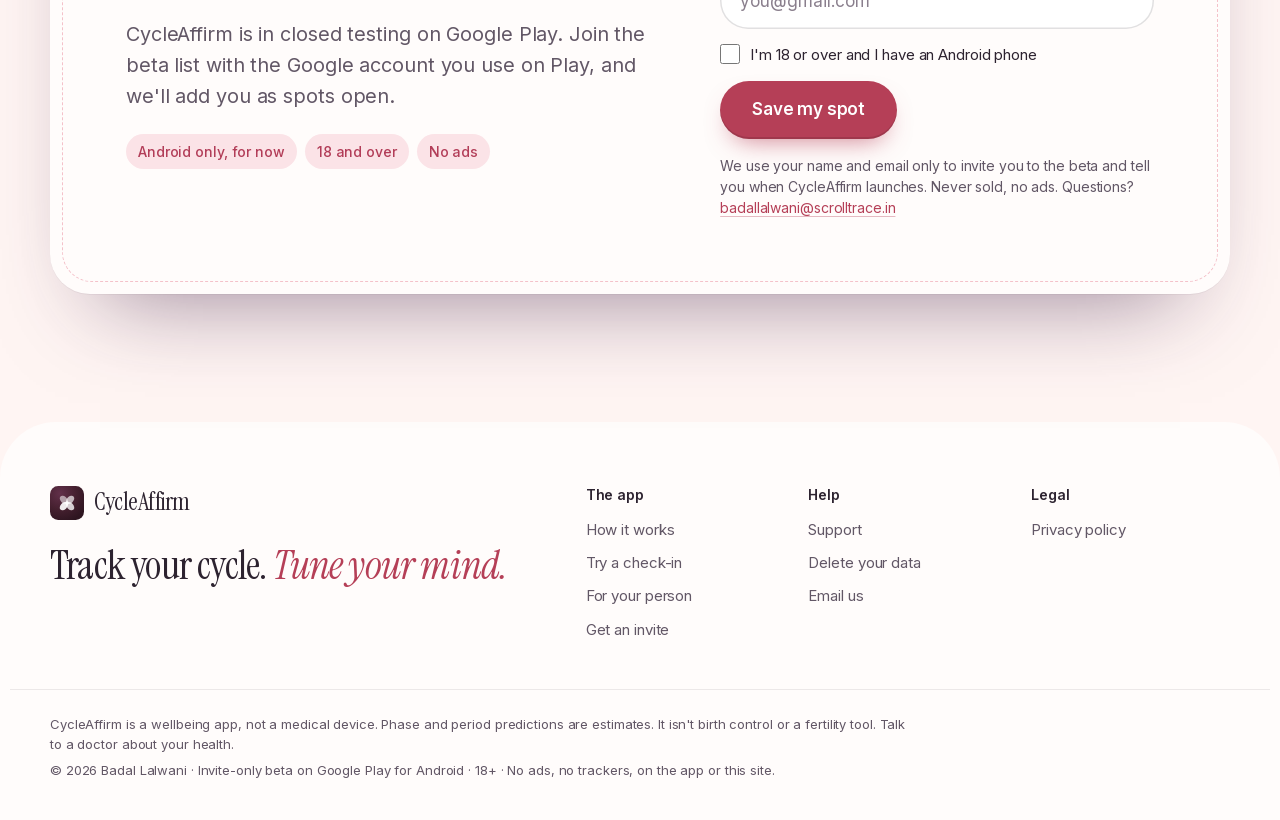
<file: beta/index.html>
<!doctype html>
<html lang="en">
<head>
<meta charset="utf-8">
<meta name="viewport" content="width=device-width, initial-scale=1, viewport-fit=cover">

<meta http-equiv="Content-Security-Policy" content="default-src 'self'; img-src 'self' data:; style-src 'self'; script-src 'self'; font-src 'self'; connect-src 'self' https://script.google.com https://script.googleusercontent.com; object-src 'none'; base-uri 'self' https://cycleaffirm.in/; form-action 'self' mailto:">
<meta name="referrer" content="no-referrer">
<title>Get an invite to the CycleAffirm beta</title>
<meta name="description" content="CycleAffirm is in invite-only closed testing on Google Play. Android, 18+. Tell us the Google account you use on Play and we'll add you as spots open.">
<link rel="canonical" href="https://cycleaffirm.in/beta/">
<meta name="robots" content="index, follow">
<meta name="theme-color" content="#FFF5F3">
<meta name="color-scheme" content="light">
<meta property="og:type" content="website">
<meta property="og:site_name" content="CycleAffirm">
<meta property="og:title" content="You're invited (almost): the CycleAffirm beta">
<meta property="og:description" content="CycleAffirm is in invite-only closed testing on Google Play. Android, 18+. Tell us the Google account you use on Play and we'll add you as spots open.">
<meta property="og:url" content="https://cycleaffirm.in/beta/">
<meta property="og:image" content="https://cycleaffirm.in/assets/og.png">
<meta property="og:image:width" content="1200">
<meta property="og:image:height" content="630">
<meta property="og:image:alt" content="CycleAffirm: track your cycle, tune your mind. A four-petal flower in the four phase colours.">
<meta name="twitter:card" content="summary_large_image">
<link rel="icon" href="../assets/icons/favicon.svg" type="image/svg+xml">
<link rel="icon" href="../assets/icons/favicon-32.png" sizes="32x32" type="image/png">
<link rel="apple-touch-icon" href="../assets/icons/apple-touch-icon.png">
<link rel="manifest" href="../site.webmanifest">
<link rel="preload" href="../assets/fonts/InstrumentSerif-Regular.woff2" as="font" type="font/woff2" crossorigin>
<link rel="preload" href="../assets/fonts/InstrumentSerif-Italic.woff2" as="font" type="font/woff2" crossorigin>
<link rel="preload" href="../assets/fonts/Inter-Regular.woff2" as="font" type="font/woff2" crossorigin>
<link rel="stylesheet" href="../assets/site.css?v=23a6b36df2">
<script src="../assets/site.js?v=23a6b36df2" defer></script>

</head>
<body class="page-beta" data-tint="neutral">
<a class="skip" href="#main">Skip to content</a>
<div class="backdrop" aria-hidden="true"></div>
<header class="site-header">
  <div class="header-pill">
    <a class="brand" href="../" aria-label="CycleAffirm, home">
      <svg class="brand-mark" viewBox="0 0 100 100" aria-hidden="true" focusable="false"><use href="#mark-tile"></use></svg>
      <span class="brand-name">CycleAffirm</span>
    </a>
    <nav class="nav" aria-label="Main">
      <a href="../#how">How it works</a>
      <a href="../#try">Try it</a>
      <a href="../#partners">For your person</a>
      <a href="../#privacy">Privacy</a>
    </nav>
    <a class="btn btn-rose btn-sm" href="../beta/">Get an invite</a>
  </div>
  <svg width="0" height="0" class="sprite" aria-hidden="true" focusable="false">
    <defs>
      <radialGradient id="mark-bg" cx="30%" cy="22%" r="85%">
        <stop offset="0" stop-color="#62304A"/>
        <stop offset=".55" stop-color="#45202F"/>
        <stop offset="1" stop-color="#2E1520"/>
      </radialGradient>
      <symbol id="mark-petals" viewBox="0 0 100 100">
        <ellipse cx="50" cy="37" rx="9.6" ry="14.3" fill="#fff" fill-opacity=".55" transform="rotate(-45 50 50)"/>
        <ellipse cx="50" cy="37" rx="9.6" ry="14.3" fill="#fff" fill-opacity=".67" transform="rotate(45 50 50)"/>
        <ellipse cx="50" cy="37" rx="9.6" ry="14.3" fill="#fff" fill-opacity=".79" transform="rotate(135 50 50)"/>
        <ellipse cx="50" cy="37" rx="9.6" ry="14.3" fill="#fff" fill-opacity=".91" transform="rotate(225 50 50)"/>
        <circle cx="50" cy="50" r="5" fill="#fff"/>
      </symbol>
      <symbol id="mark-tile" viewBox="0 0 100 100">
        <rect width="100" height="100" rx="24" fill="url(#mark-bg)"/>
        <use href="#mark-petals"/>
      </symbol>
      <symbol id="bloom" viewBox="0 0 100 100">
        <ellipse cx="50" cy="31" rx="15" ry="22" transform="rotate(45 50 50)"/>
        <ellipse cx="50" cy="31" rx="15" ry="22" transform="rotate(135 50 50)"/>
        <ellipse cx="50" cy="31" rx="15" ry="22" transform="rotate(225 50 50)"/>
        <ellipse cx="50" cy="31" rx="15" ry="22" transform="rotate(315 50 50)"/>
      </symbol>
    </defs>
  </svg>
</header>

<main id="main">
<section class="page-hero">
  <div class="wrap narrow">
    <p class="eyebrow">Closed beta</p>
    <h1 class="display h1">Get your <em>invite.</em></h1>
    <p class="lede">CycleAffirm is a period tracker and an affirmation app in one, and it's in invite-only testing on Google Play. Here's how to get in.</p>
  </div>
</section>

<section class="prose">
  <div class="wrap narrow">
    <div class="card">
      <h2>How it works</h2>
      <ol class="steps-list">
        <li><div><strong>Join the beta list below.</strong> Use the Google account you sign in to Google Play with.</div></li>
        <li><div><strong>Join the testers group</strong> when the next screen asks. It's one tap, with the same Google account.</div></li>
        <li><div><strong>Open the Google Play link</strong> on your Android phone, tap “Become a tester”, then install CycleAffirm like any other app.</div></li>
      </ol>
    </div>
    <div class="card">
      <h2>About your details</h2>
      <p>When you join the beta list, we keep your first name, your email, and the time you signed up, in a private Google Sheet that only the CycleAffirm team can open. We use them to invite you to the beta and to tell you when CycleAffirm launches. Nothing else: never sold, never used for ads. Want off the list? Email <a href="mailto:badallalwani@scrolltrace.in">badallalwani@scrolltrace.in</a> and we'll delete your details. The bloom quiz on the home page runs only in your browser, so your answers are never sent anywhere.</p>
    </div>
    <div class="two-col">
      <div class="card">
        <h3>Who it's for</h3>
        <p>People 18 and over with an Android phone. There's no iPhone version yet.</p>
      </div>
      <div class="card">
        <h3>What it isn't</h3>
        <p>It isn't birth control, a fertility tool or medical advice. Predictions are estimates.</p>
      </div>
    </div>
  </div>
</section>

<section id="beta" class="beta" aria-label="Request an invite">
  <div class="wrap">
<div class="invite">
  <div class="invite-seal" aria-hidden="true">
    <svg viewBox="0 0 100 100" focusable="false"><use href="#mark-petals"></use></svg>
  </div>
  <div class="invite-copy">
    <p class="eyebrow">The beta is invite-only</p>
    <h2 class="display h2" id="invite-title">You're invited. <em>Almost.</em></h2>
    <p class="lede">CycleAffirm is in closed testing on Google Play. Join the beta list with the Google account you use on Play, and we'll add you as spots open.</p>
    <ul class="invite-facts">
      <li>Android only, for now</li>
      <li>18 and over</li>
      <li>No ads</li>
    </ul>
  </div>
  <form class="invite-form" data-waitlist data-source="beta" data-endpoint="https://script.google.com/macros/s/AKfycbzIUPq_cY7i4kwk5cxy6UByY8ftjzM8sKXg5HMpnZsqlKI2-hDzeVceapuMCROyLbSe/exec" data-email="badallalwani@scrolltrace.in" data-subject="CycleAffirm%20beta%20invite" aria-labelledby="invite-title" novalidate>
    <div class="invite-done" hidden>
      <p class="display"><span data-done-lead>You're on the list,</span> <em data-done-name>babe.</em></p>
      <p class="fine" data-done-text>We'll email you when your invite's ready.</p>
      <ol class="join-steps">
        <li><a class="btn btn-rose" href="https://groups.google.com/g/cycleaffirm-beta" target="_blank" rel="noopener">1. Join the testers group</a><span>Use the Google account on your Android phone, then tap “Join group”.</span></li>
        <li><a class="btn btn-ghost" href="https://play.google.com/apps/testing/com.badaalalwani.cycleaffirm" target="_blank" rel="noopener">2. Get the app on Google Play</a><span>Tap “Become a tester”, then install CycleAffirm.</span></li>
      </ol>
    </div>
    <label class="field">
      <span class="field-label">First name</span>
      <input type="text" name="name" autocomplete="given-name" maxlength="60" placeholder="What should we call you?" required>
    </label>
    <label class="field">
      <span class="field-label">The Gmail you use on Google Play</span>
      <input type="email" name="email" autocomplete="email" inputmode="email" maxlength="120" placeholder="you@gmail.com" required>
    </label>
    <label class="hp" aria-hidden="true">Leave this empty <input name="website" type="text" tabindex="-1" autocomplete="off"></label>
    <label class="check">
      <input type="checkbox" name="adult" required>
      <span>I'm 18 or over and I have an Android phone</span>
    </label>
    <p class="form-error" role="alert" hidden></p>
    <button class="btn btn-rose btn-lg" type="submit">Save my spot</button>
    <p class="fine">We use your name and email only to invite you to the beta and tell you when CycleAffirm launches. Never sold, no ads. Questions? <a href="mailto:badallalwani@scrolltrace.in?subject=CycleAffirm%20beta%20invite">badallalwani@scrolltrace.in</a></p>
  </form>
</div>

  </div>
</section>

</main>
<footer class="site-footer">
  <div class="wrap footer-inner">
    <div class="footer-brand">
      <a class="brand" href="../" aria-label="CycleAffirm, home">
        <svg class="brand-mark" viewBox="0 0 100 100" aria-hidden="true" focusable="false"><use href="#mark-tile"></use></svg>
        <span class="brand-name">CycleAffirm</span>
      </a>
      <p class="footer-tag">Track your cycle. <em>Tune your mind.</em></p>
    </div>
    <nav class="footer-nav" aria-label="Footer">
      <div>
        <h2 class="footer-h">The app</h2>
        <a href="../#how">How it works</a>
        <a href="../#try">Try a check-in</a>
        <a href="../#partners">For your person</a>
        <a href="../beta/">Get an invite</a>
      </div>
      <div>
        <h2 class="footer-h">Help</h2>
        <a href="../support/">Support</a>
        <a href="../delete-account/">Delete your data</a>
        <a href="mailto:badallalwani@scrolltrace.in">Email us</a>
      </div>
      <div>
        <h2 class="footer-h">Legal</h2>
        <a href="../privacy/">Privacy policy</a>
      </div>
    </nav>
  </div>
  <div class="wrap footer-fine">
    <p>CycleAffirm is a wellbeing app, not a medical device. Phase and period predictions are estimates. It isn't birth control or a fertility tool. Talk to a doctor about your health.</p>
    <p>© 2026 Badal Lalwani · Invite-only beta on Google Play for Android · 18+ · No ads, no trackers, on the app or this site.</p>
  </div>
</footer>

</body>
</html>
</file>
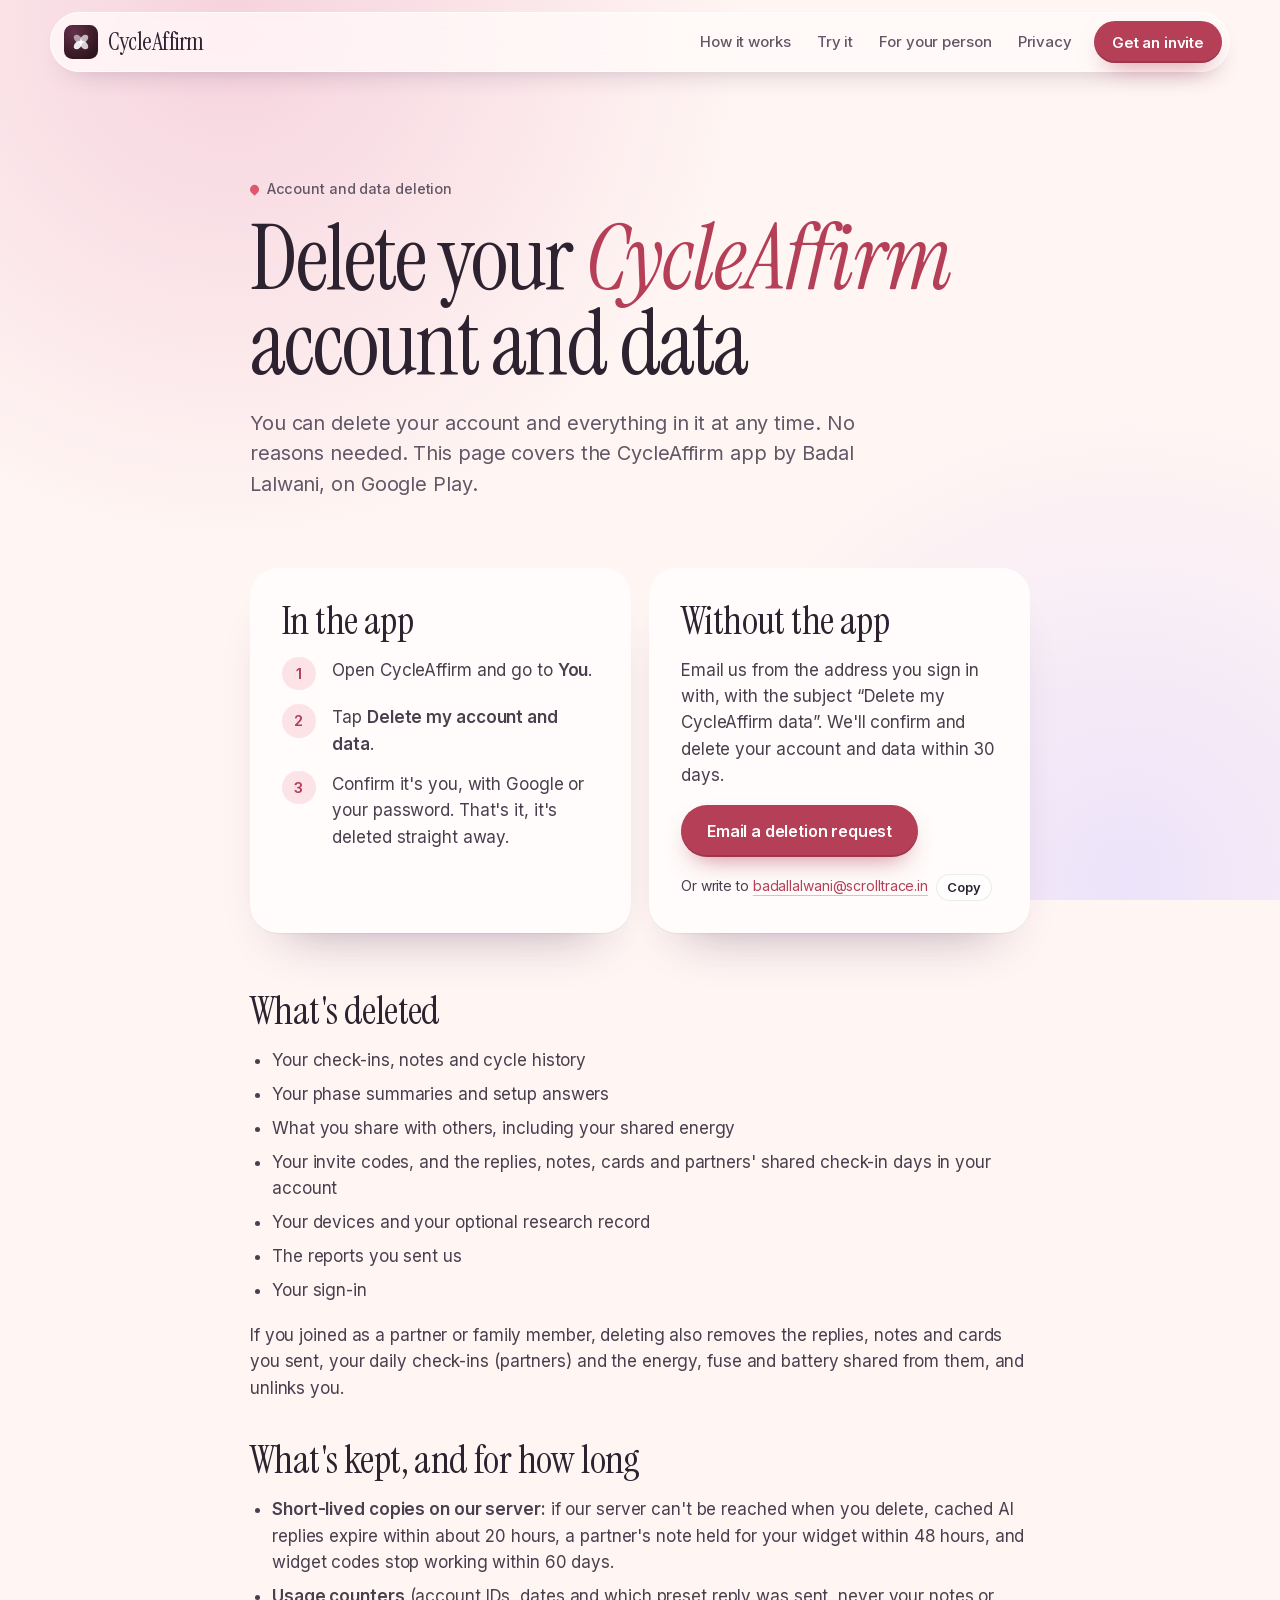
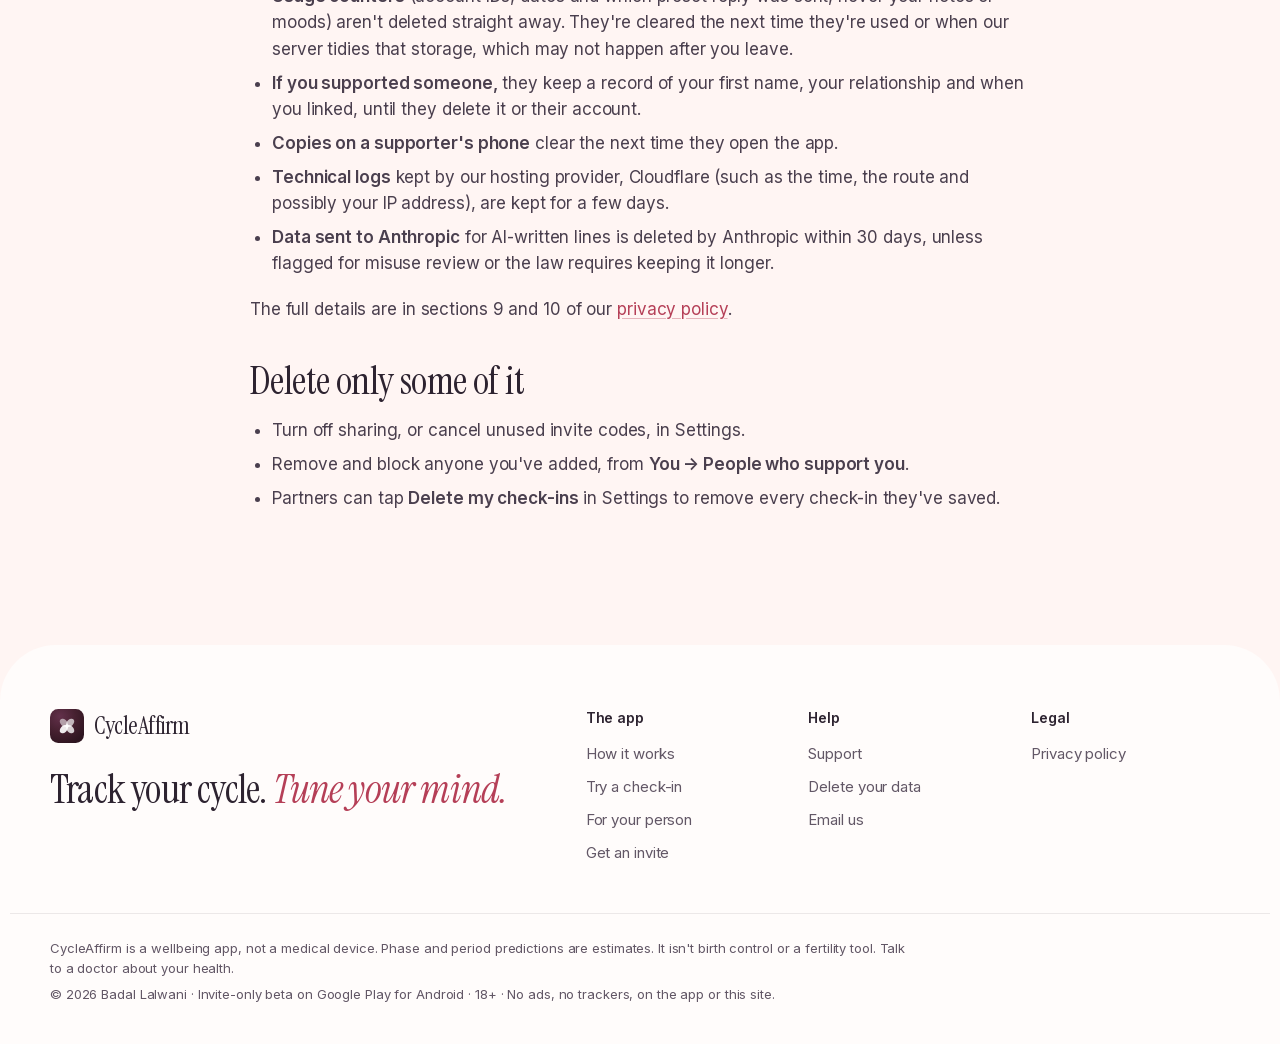
<file: delete-account/index.html>
<!doctype html>
<html lang="en">
<head>
<meta charset="utf-8">
<meta name="viewport" content="width=device-width, initial-scale=1, viewport-fit=cover">

<meta http-equiv="Content-Security-Policy" content="default-src 'self'; img-src 'self' data:; style-src 'self'; script-src 'self'; font-src 'self'; connect-src 'self' https://script.google.com https://script.googleusercontent.com; object-src 'none'; base-uri 'self' https://cycleaffirm.in/; form-action 'self' mailto:">
<meta name="referrer" content="no-referrer">
<title>Delete your CycleAffirm account and data</title>
<meta name="description" content="How to delete your CycleAffirm account and data, in the app or by email if you no longer have it, and what is deleted and what is kept.">
<link rel="canonical" href="https://cycleaffirm.in/delete-account/">
<meta name="robots" content="index, follow">
<meta name="theme-color" content="#FFF5F3">
<meta name="color-scheme" content="light">
<meta property="og:type" content="website">
<meta property="og:site_name" content="CycleAffirm">
<meta property="og:title" content="Delete your CycleAffirm account and data">
<meta property="og:description" content="How to delete your CycleAffirm account and data, in the app or by email if you no longer have it, and what is deleted and what is kept.">
<meta property="og:url" content="https://cycleaffirm.in/delete-account/">
<meta property="og:image" content="https://cycleaffirm.in/assets/og.png">
<meta property="og:image:width" content="1200">
<meta property="og:image:height" content="630">
<meta property="og:image:alt" content="CycleAffirm: track your cycle, tune your mind. A four-petal flower in the four phase colours.">
<meta name="twitter:card" content="summary_large_image">
<link rel="icon" href="../assets/icons/favicon.svg" type="image/svg+xml">
<link rel="icon" href="../assets/icons/favicon-32.png" sizes="32x32" type="image/png">
<link rel="apple-touch-icon" href="../assets/icons/apple-touch-icon.png">
<link rel="manifest" href="../site.webmanifest">
<link rel="preload" href="../assets/fonts/InstrumentSerif-Regular.woff2" as="font" type="font/woff2" crossorigin>
<link rel="preload" href="../assets/fonts/InstrumentSerif-Italic.woff2" as="font" type="font/woff2" crossorigin>
<link rel="preload" href="../assets/fonts/Inter-Regular.woff2" as="font" type="font/woff2" crossorigin>
<link rel="stylesheet" href="../assets/site.css?v=23a6b36df2">
<script src="../assets/site.js?v=23a6b36df2" defer></script>

</head>
<body class="page-delete" data-tint="neutral">
<a class="skip" href="#main">Skip to content</a>
<div class="backdrop" aria-hidden="true"></div>
<header class="site-header">
  <div class="header-pill">
    <a class="brand" href="../" aria-label="CycleAffirm, home">
      <svg class="brand-mark" viewBox="0 0 100 100" aria-hidden="true" focusable="false"><use href="#mark-tile"></use></svg>
      <span class="brand-name">CycleAffirm</span>
    </a>
    <nav class="nav" aria-label="Main">
      <a href="../#how">How it works</a>
      <a href="../#try">Try it</a>
      <a href="../#partners">For your person</a>
      <a href="../#privacy">Privacy</a>
    </nav>
    <a class="btn btn-rose btn-sm" href="../beta/">Get an invite</a>
  </div>
  <svg width="0" height="0" class="sprite" aria-hidden="true" focusable="false">
    <defs>
      <radialGradient id="mark-bg" cx="30%" cy="22%" r="85%">
        <stop offset="0" stop-color="#62304A"/>
        <stop offset=".55" stop-color="#45202F"/>
        <stop offset="1" stop-color="#2E1520"/>
      </radialGradient>
      <symbol id="mark-petals" viewBox="0 0 100 100">
        <ellipse cx="50" cy="37" rx="9.6" ry="14.3" fill="#fff" fill-opacity=".55" transform="rotate(-45 50 50)"/>
        <ellipse cx="50" cy="37" rx="9.6" ry="14.3" fill="#fff" fill-opacity=".67" transform="rotate(45 50 50)"/>
        <ellipse cx="50" cy="37" rx="9.6" ry="14.3" fill="#fff" fill-opacity=".79" transform="rotate(135 50 50)"/>
        <ellipse cx="50" cy="37" rx="9.6" ry="14.3" fill="#fff" fill-opacity=".91" transform="rotate(225 50 50)"/>
        <circle cx="50" cy="50" r="5" fill="#fff"/>
      </symbol>
      <symbol id="mark-tile" viewBox="0 0 100 100">
        <rect width="100" height="100" rx="24" fill="url(#mark-bg)"/>
        <use href="#mark-petals"/>
      </symbol>
      <symbol id="bloom" viewBox="0 0 100 100">
        <ellipse cx="50" cy="31" rx="15" ry="22" transform="rotate(45 50 50)"/>
        <ellipse cx="50" cy="31" rx="15" ry="22" transform="rotate(135 50 50)"/>
        <ellipse cx="50" cy="31" rx="15" ry="22" transform="rotate(225 50 50)"/>
        <ellipse cx="50" cy="31" rx="15" ry="22" transform="rotate(315 50 50)"/>
      </symbol>
    </defs>
  </svg>
</header>

<main id="main">
<section class="page-hero">
  <div class="wrap narrow">
    <p class="eyebrow">Account and data deletion</p>
    <h1 class="display h1">Delete your <em>CycleAffirm</em> account and data</h1>
    <p class="lede">You can delete your account and everything in it at any time. No reasons needed. This page covers the CycleAffirm app by Badal Lalwani, on Google Play.</p>
  </div>
</section>

<section class="prose">
  <div class="wrap narrow">
    <div class="two-col">
      <div class="card">
        <h2>In the app</h2>
        <ol class="steps-list">
          <li><div>Open CycleAffirm and go to <strong>You</strong>.</div></li>
          <li><div>Tap <strong>Delete my account and data</strong>.</div></li>
          <li><div>Confirm it's you, with Google or your password. That's it, it's deleted straight away.</div></li>
        </ol>
      </div>
      <div class="card">
        <h2>Without the app</h2>
        <p>Email us from the address you sign in with, with the subject “Delete my CycleAffirm data”. We'll confirm and delete your account and data within 30 days.</p>
        <p><a class="btn btn-rose" href="mailto:badallalwani@scrolltrace.in?subject=Delete%20my%20CycleAffirm%20data">Email a deletion request</a></p>
        <p class="fine">Or write to <a href="mailto:badallalwani@scrolltrace.in?subject=Delete%20my%20CycleAffirm%20data">badallalwani@scrolltrace.in</a> <button class="copy" type="button" data-copy="badallalwani@scrolltrace.in">Copy</button></p>
      </div>
    </div>

    <h2>What's deleted</h2>
    <ul>
      <li>Your check-ins, notes and cycle history</li>
      <li>Your phase summaries and setup answers</li>
      <li>What you share with others, including your shared energy</li>
      <li>Your invite codes, and the replies, notes, cards and partners' shared check-in days in your account</li>
      <li>Your devices and your optional research record</li>
      <li>The reports you sent us</li>
      <li>Your sign-in</li>
    </ul>
    <p>If you joined as a partner or family member, deleting also removes the replies, notes and cards you sent, your daily check-ins (partners) and the energy, fuse and battery shared from them, and unlinks you.</p>

    <h2>What's kept, and for how long</h2>
    <ul>
      <li><strong>Short-lived copies on our server:</strong> if our server can't be reached when you delete, cached AI replies expire within about 20 hours, a partner's note held for your widget within 48 hours, and widget codes stop working within 60 days.</li>
      <li><strong>Usage counters</strong> (account IDs, dates and which preset reply was sent, never your notes or moods) aren't deleted straight away. They're cleared the next time they're used or when our server tidies that storage, which may not happen after you leave.</li>
      <li><strong>If you supported someone,</strong> they keep a record of your first name, your relationship and when you linked, until they delete it or their account.</li>
      <li><strong>Copies on a supporter's phone</strong> clear the next time they open the app.</li>
      <li><strong>Technical logs</strong> kept by our hosting provider, Cloudflare (such as the time, the route and possibly your IP address), are kept for a few days.</li>
      <li><strong>Data sent to Anthropic</strong> for AI-written lines is deleted by Anthropic within 30 days, unless flagged for misuse review or the law requires keeping it longer.</li>
    </ul>
    <p>The full details are in sections 9 and 10 of our <a href="../privacy/#retention">privacy policy</a>.</p>

    <h2>Delete only some of it</h2>
    <ul>
      <li>Turn off sharing, or cancel unused invite codes, in Settings.</li>
      <li>Remove and block anyone you've added, from <strong>You → People who support you</strong>.</li>
      <li>Partners can tap <strong>Delete my check-ins</strong> in Settings to remove every check-in they've saved.</li>
    </ul>
  </div>
</section>

</main>
<footer class="site-footer">
  <div class="wrap footer-inner">
    <div class="footer-brand">
      <a class="brand" href="../" aria-label="CycleAffirm, home">
        <svg class="brand-mark" viewBox="0 0 100 100" aria-hidden="true" focusable="false"><use href="#mark-tile"></use></svg>
        <span class="brand-name">CycleAffirm</span>
      </a>
      <p class="footer-tag">Track your cycle. <em>Tune your mind.</em></p>
    </div>
    <nav class="footer-nav" aria-label="Footer">
      <div>
        <h2 class="footer-h">The app</h2>
        <a href="../#how">How it works</a>
        <a href="../#try">Try a check-in</a>
        <a href="../#partners">For your person</a>
        <a href="../beta/">Get an invite</a>
      </div>
      <div>
        <h2 class="footer-h">Help</h2>
        <a href="../support/">Support</a>
        <a href="../delete-account/">Delete your data</a>
        <a href="mailto:badallalwani@scrolltrace.in">Email us</a>
      </div>
      <div>
        <h2 class="footer-h">Legal</h2>
        <a href="../privacy/">Privacy policy</a>
      </div>
    </nav>
  </div>
  <div class="wrap footer-fine">
    <p>CycleAffirm is a wellbeing app, not a medical device. Phase and period predictions are estimates. It isn't birth control or a fertility tool. Talk to a doctor about your health.</p>
    <p>© 2026 Badal Lalwani · Invite-only beta on Google Play for Android · 18+ · No ads, no trackers, on the app or this site.</p>
  </div>
</footer>

</body>
</html>
</file>
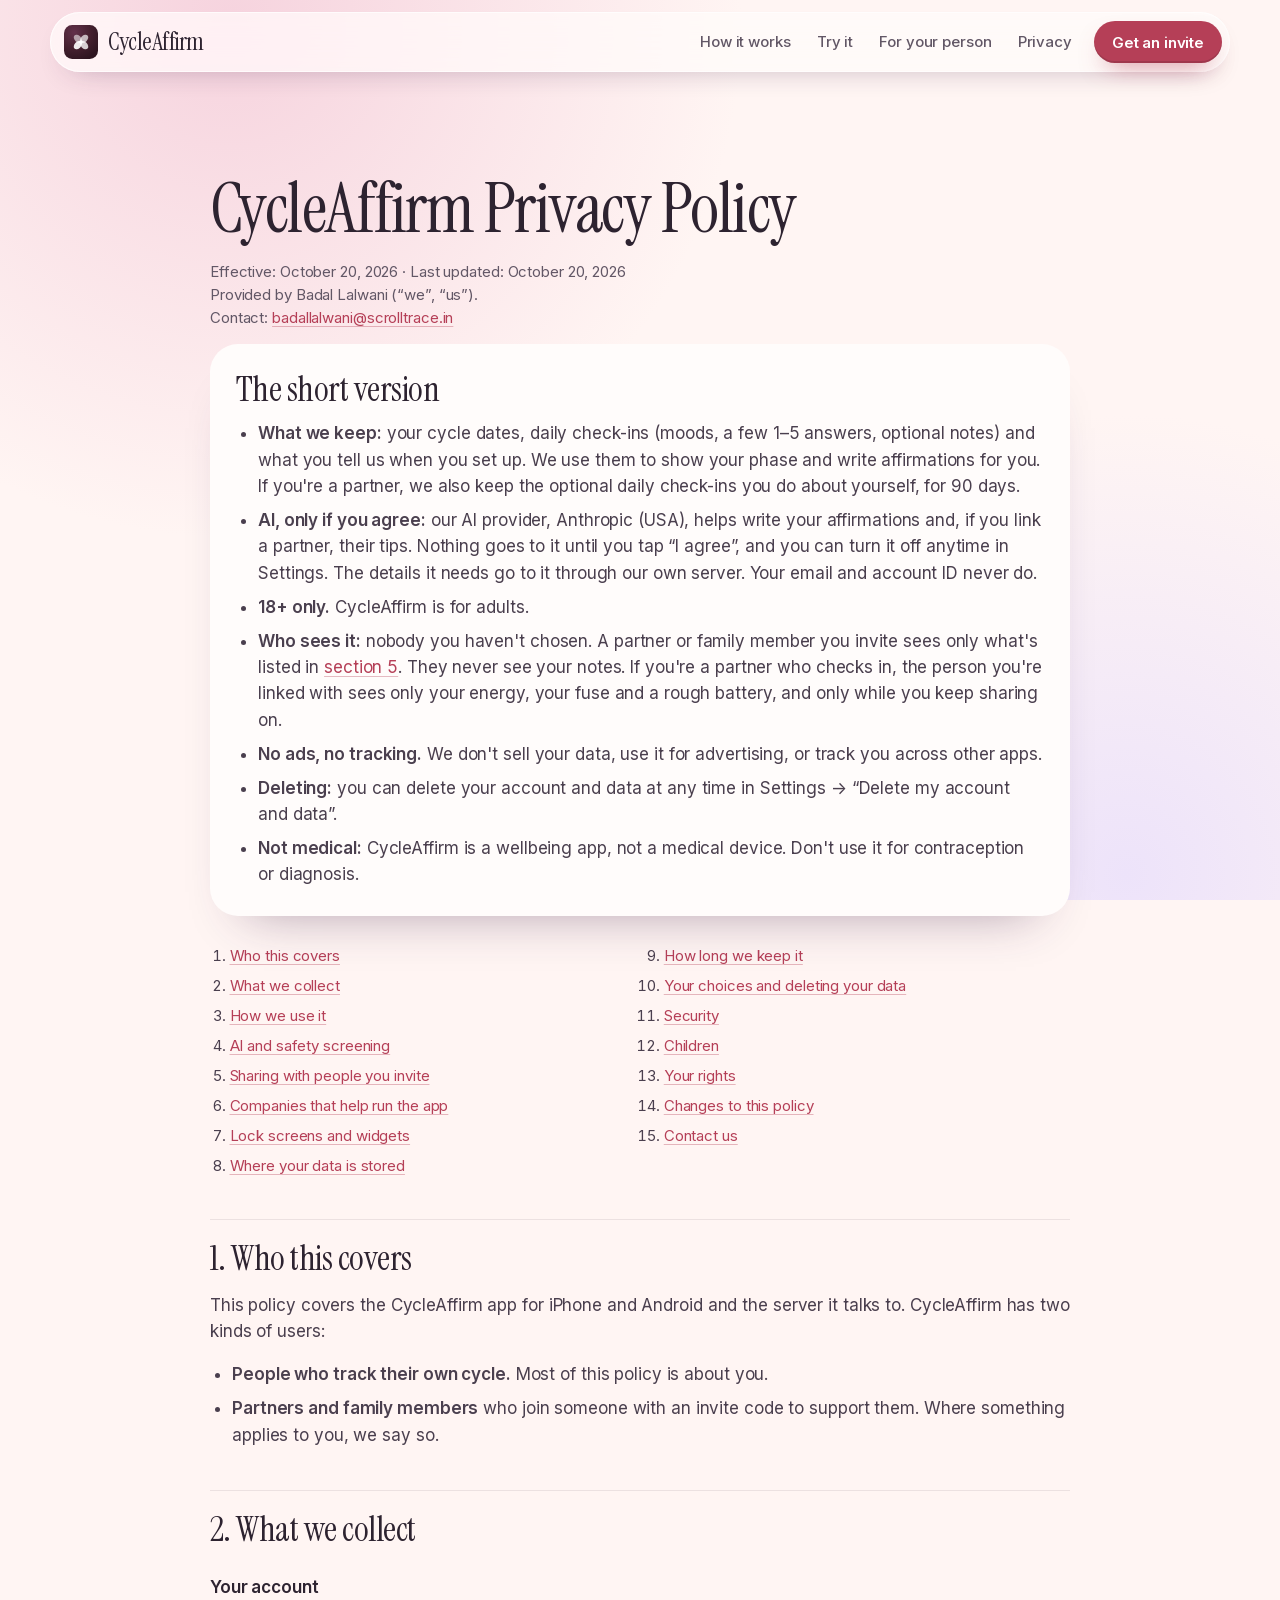
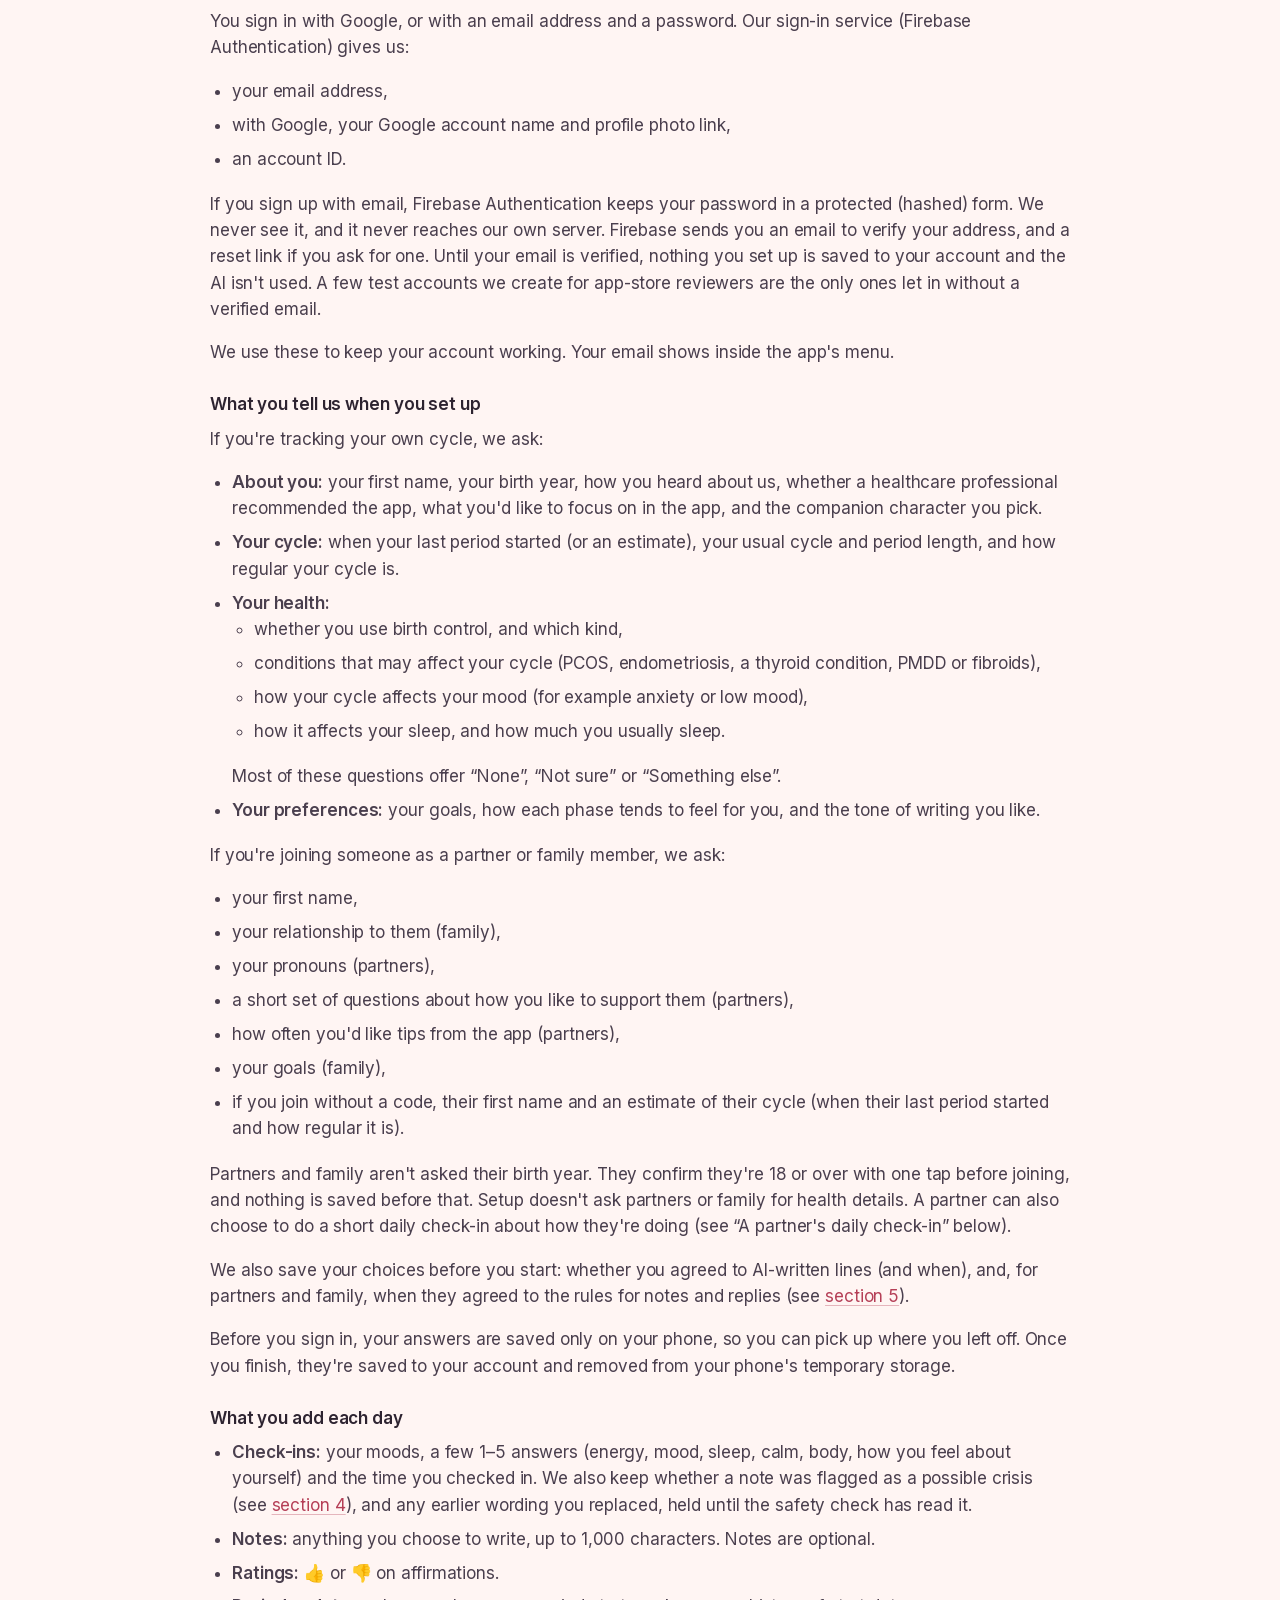
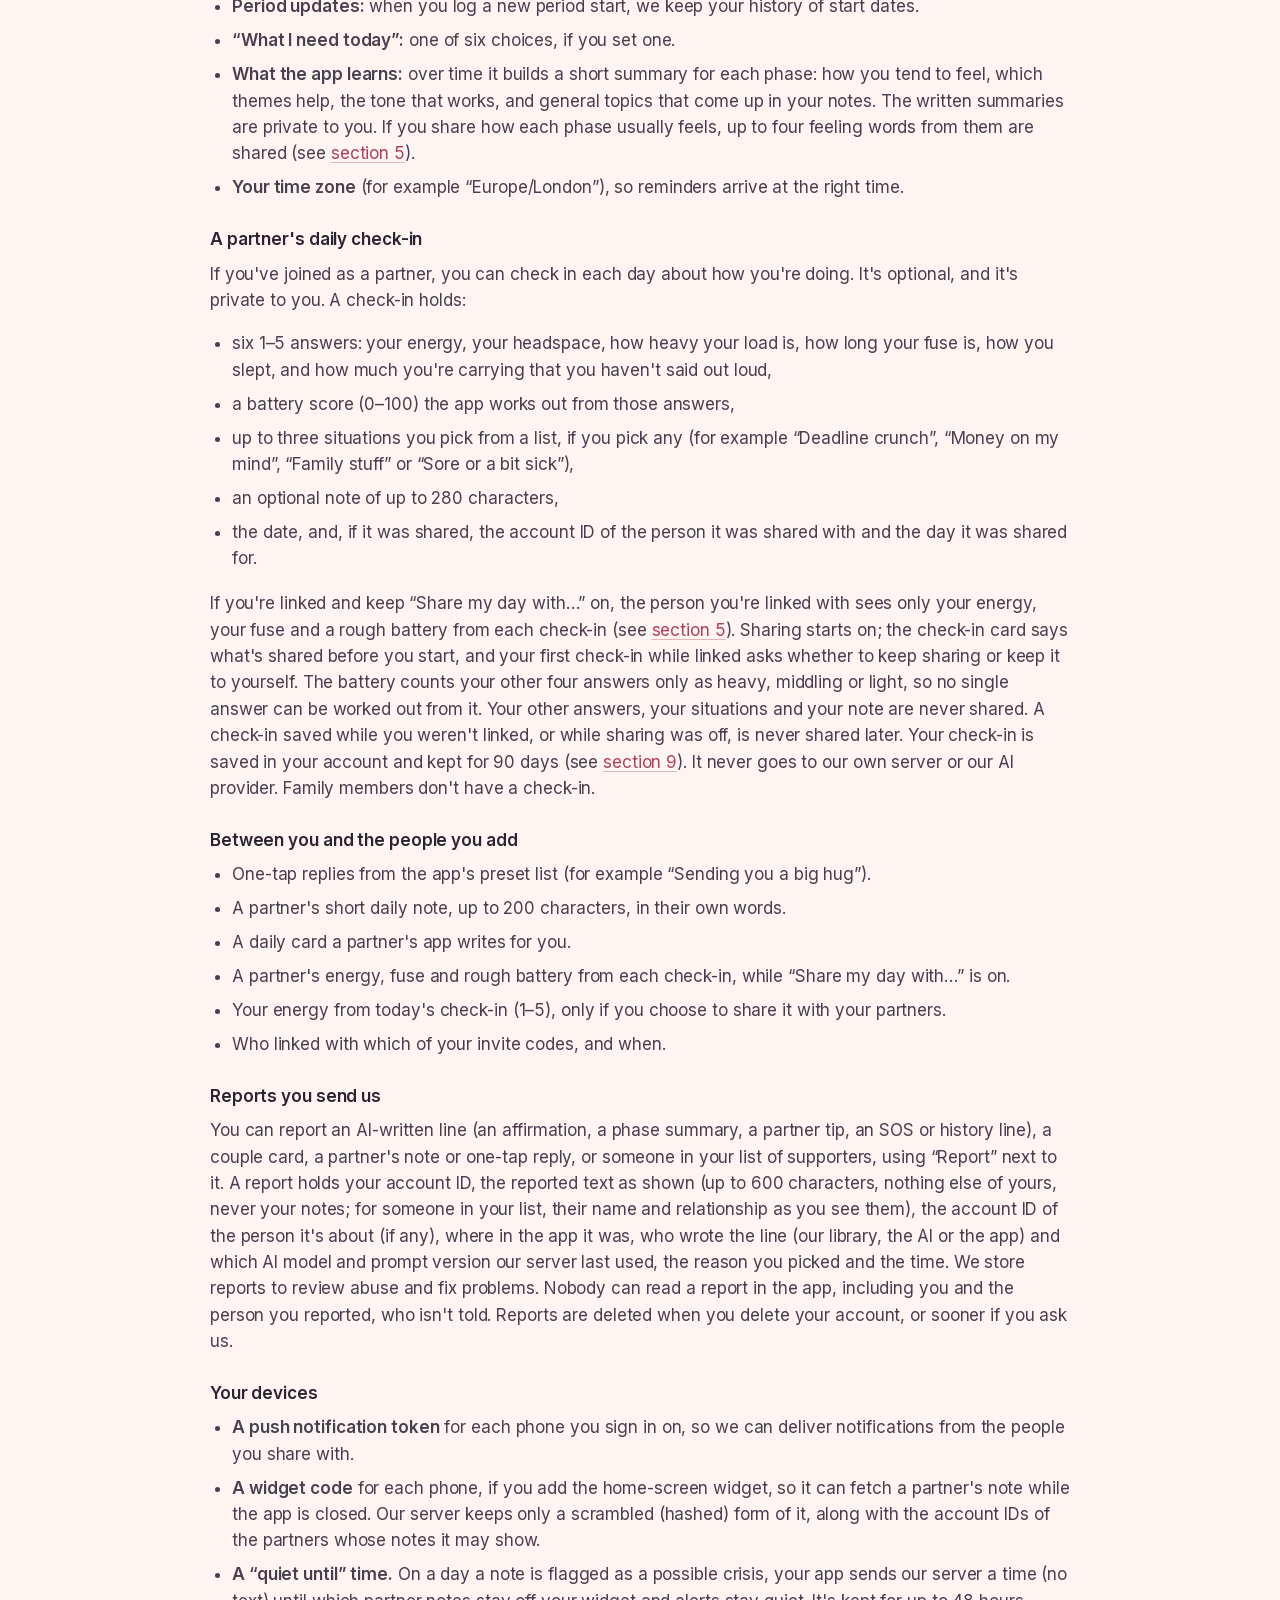
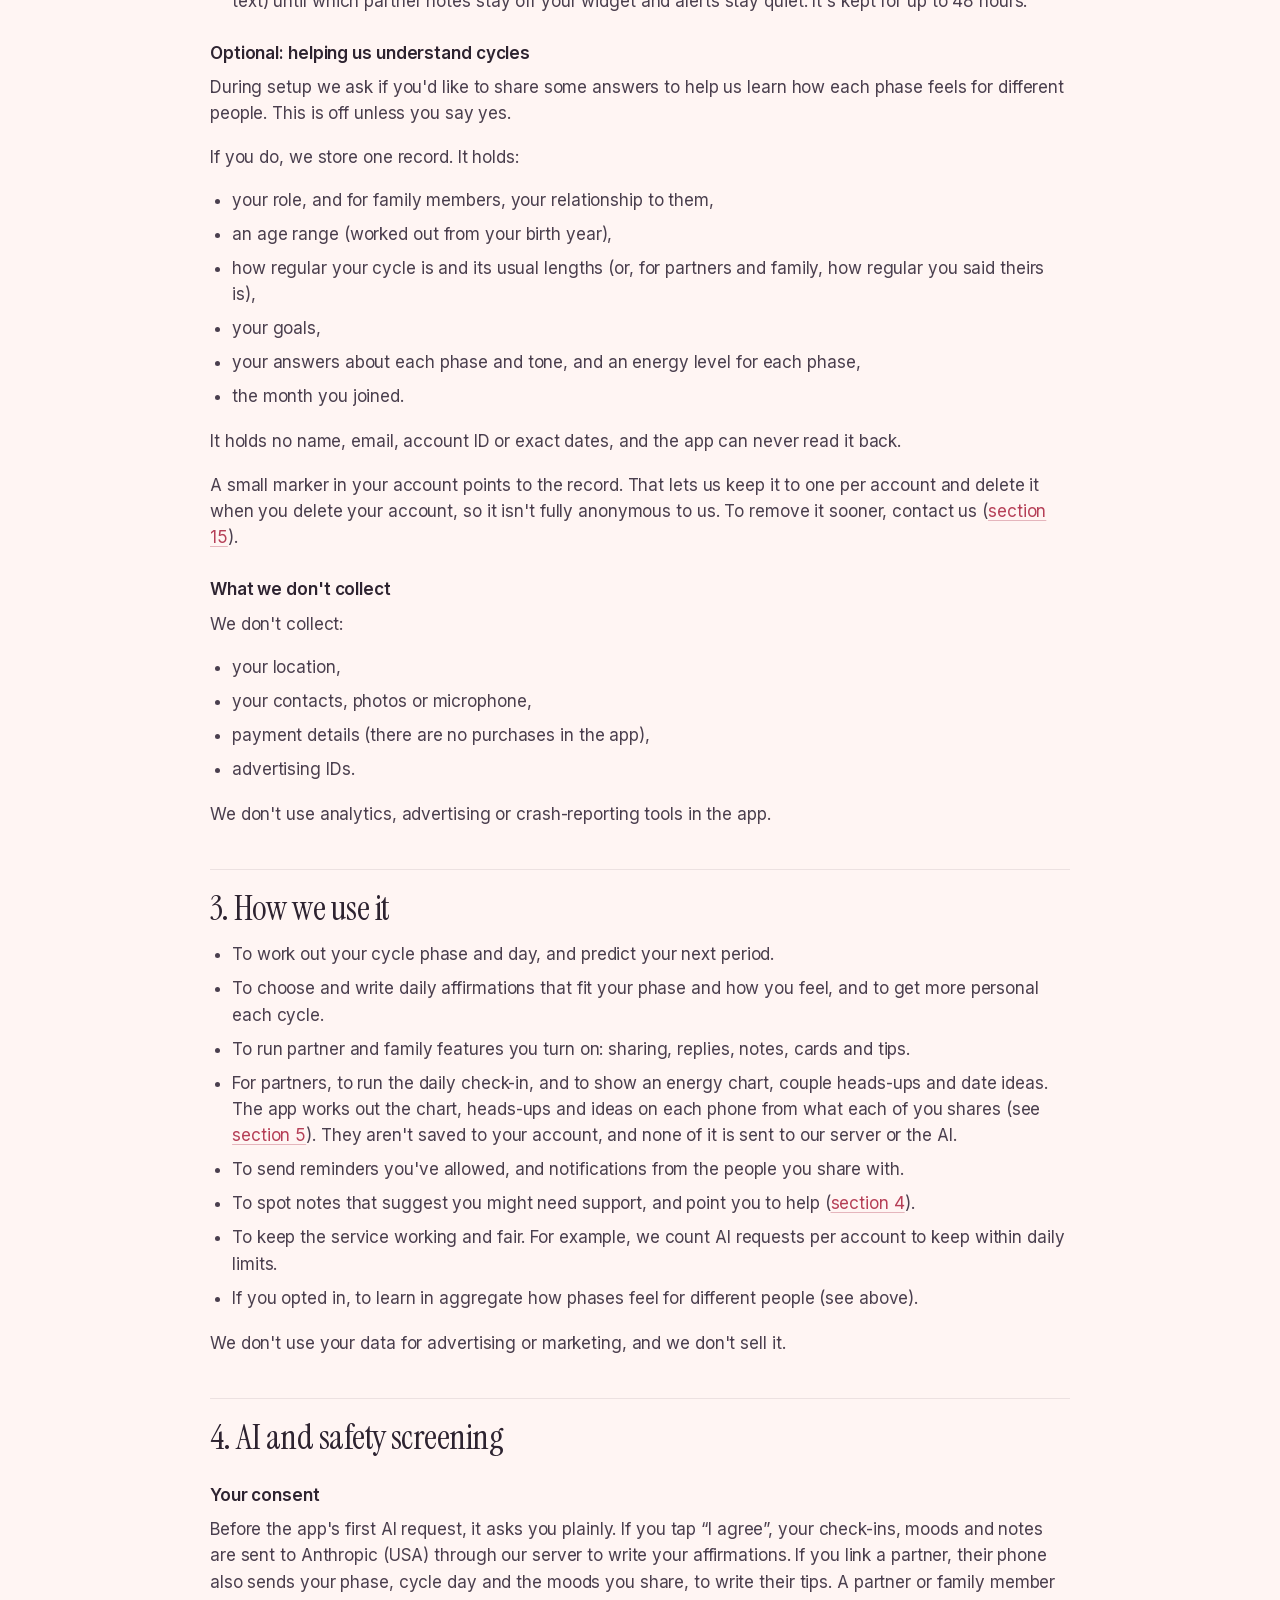
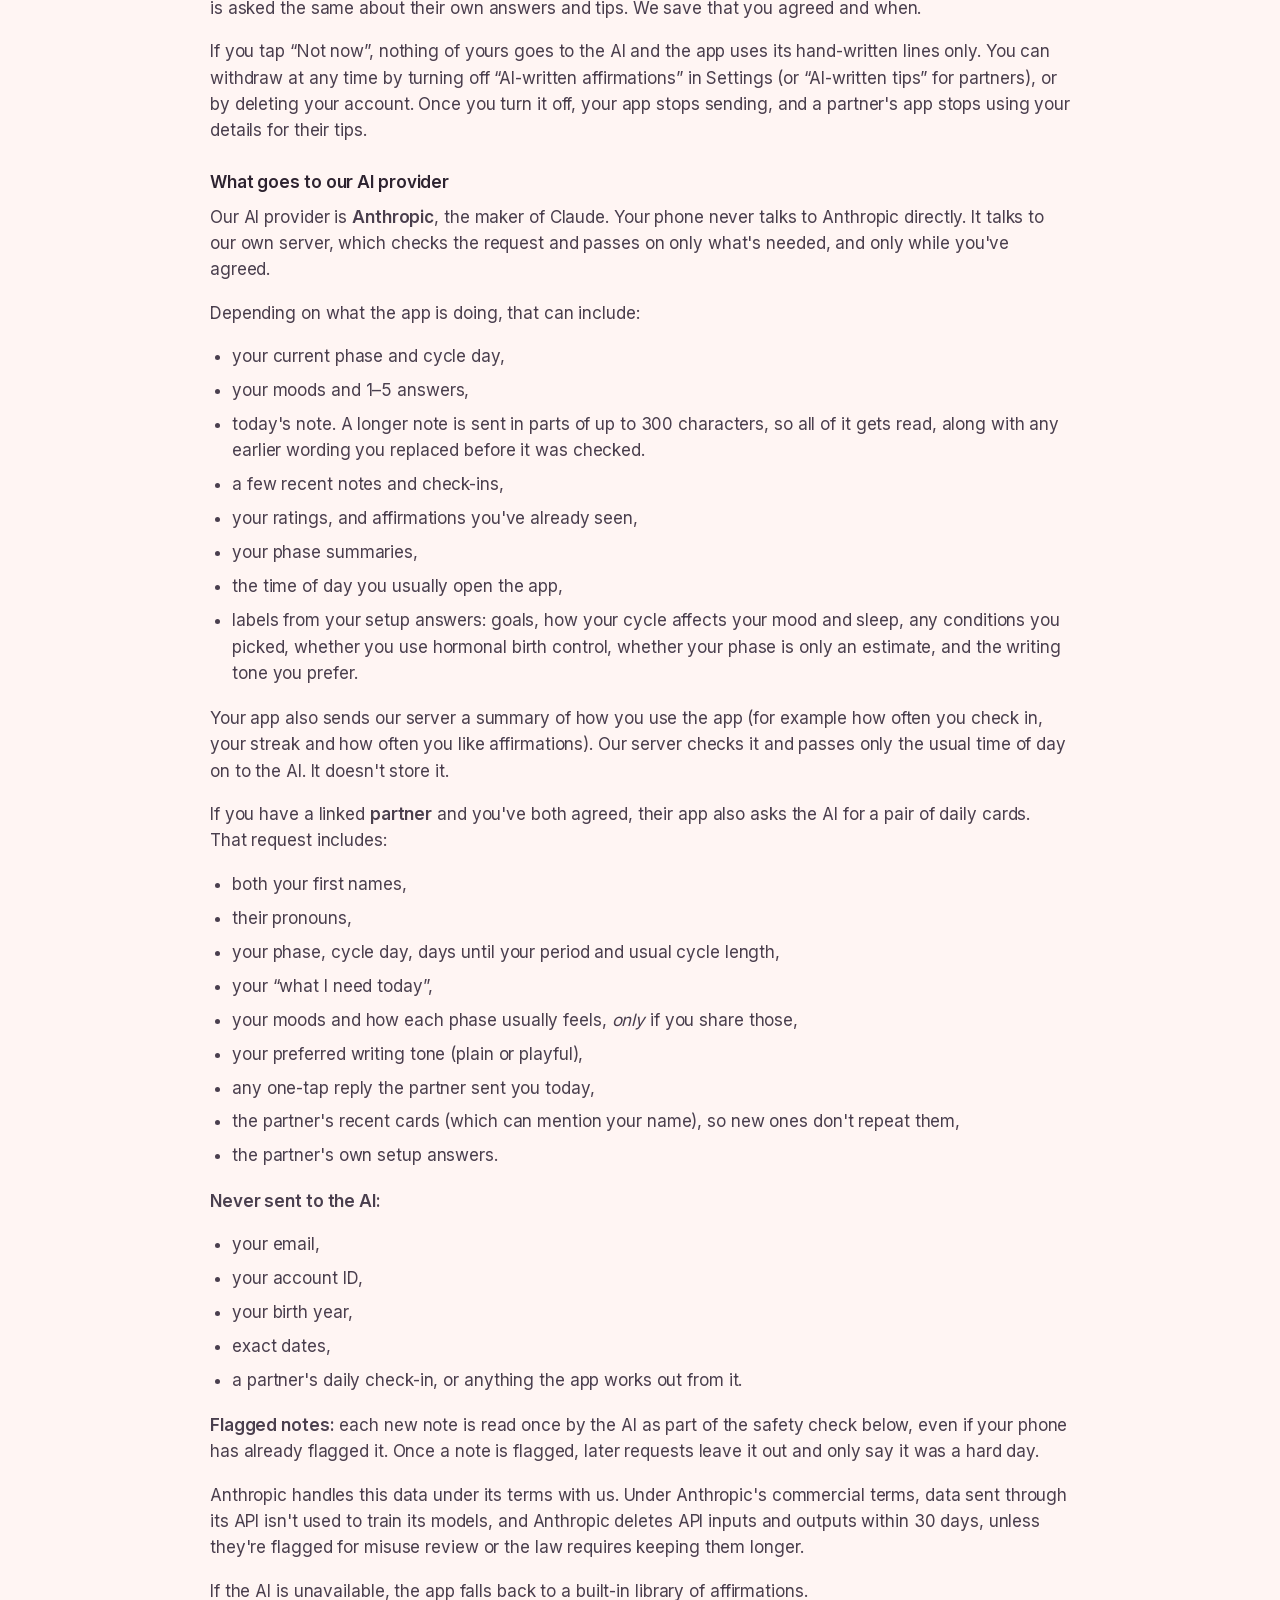
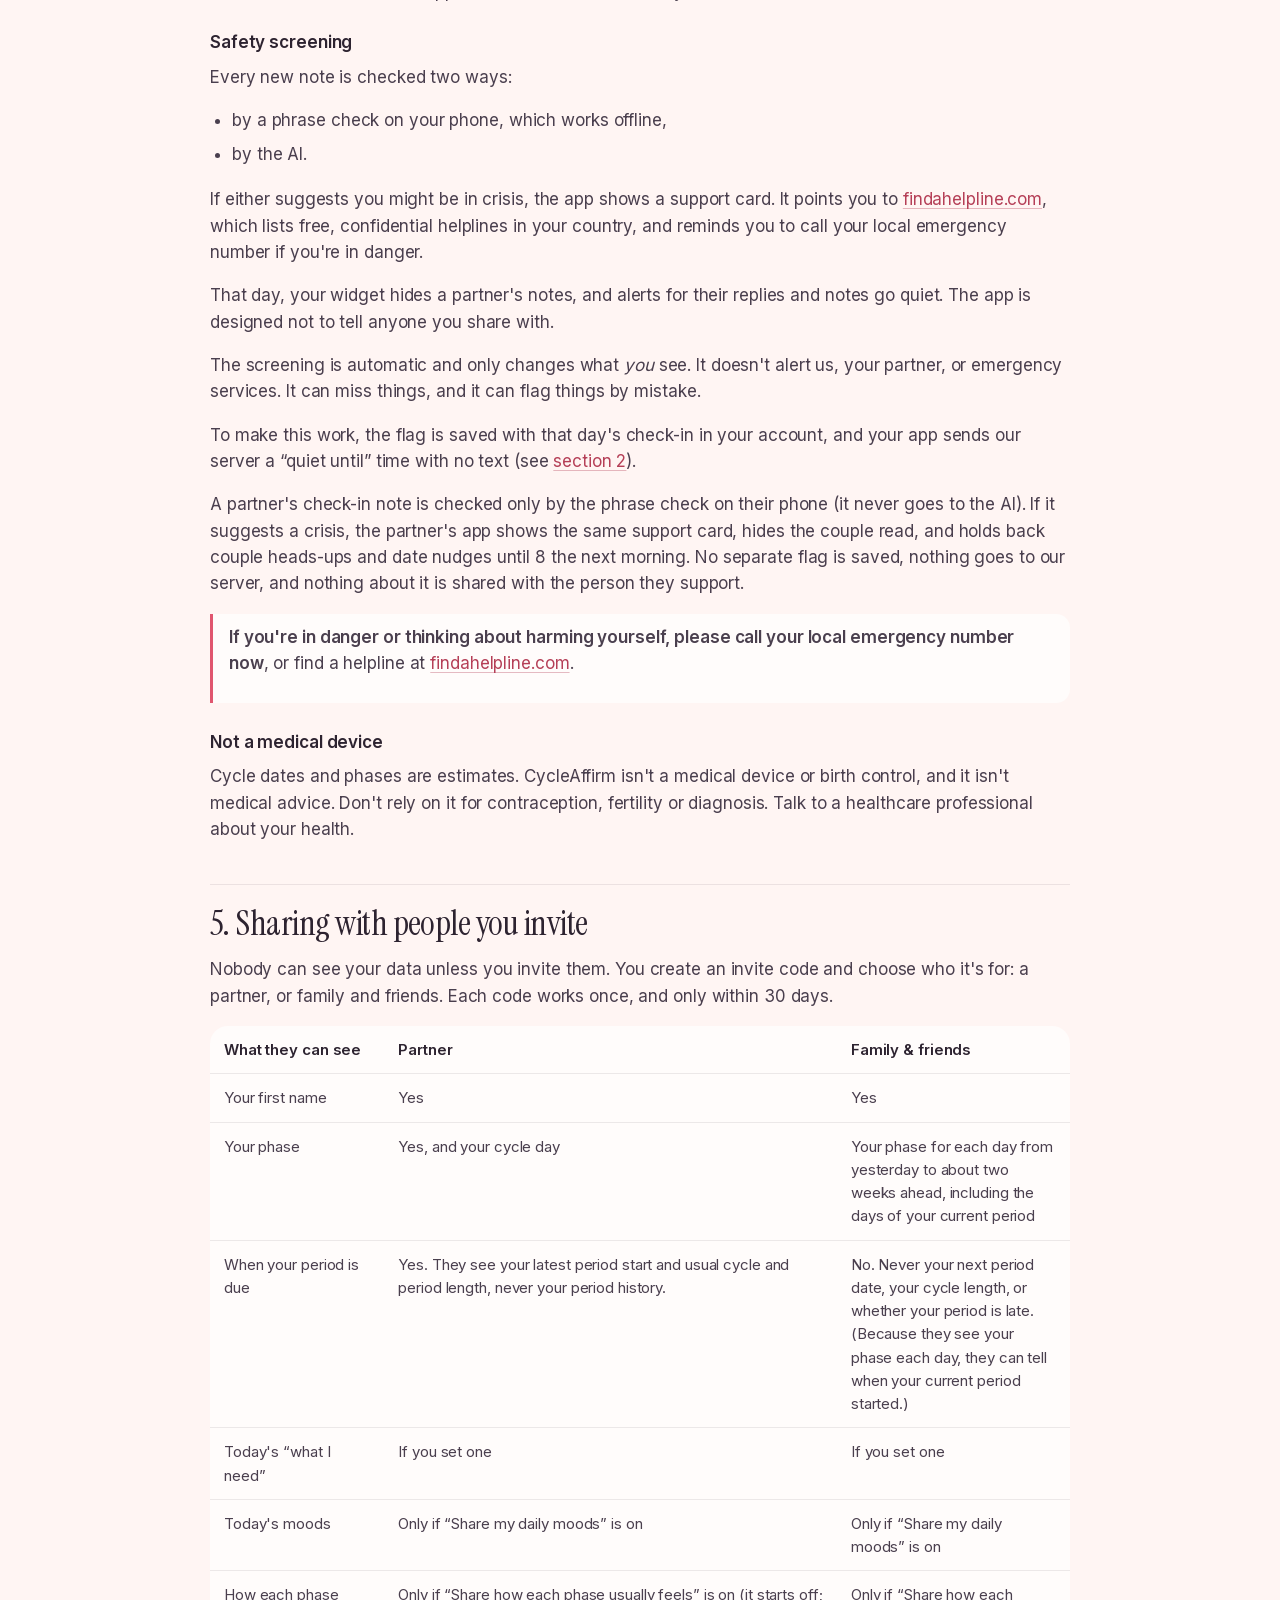
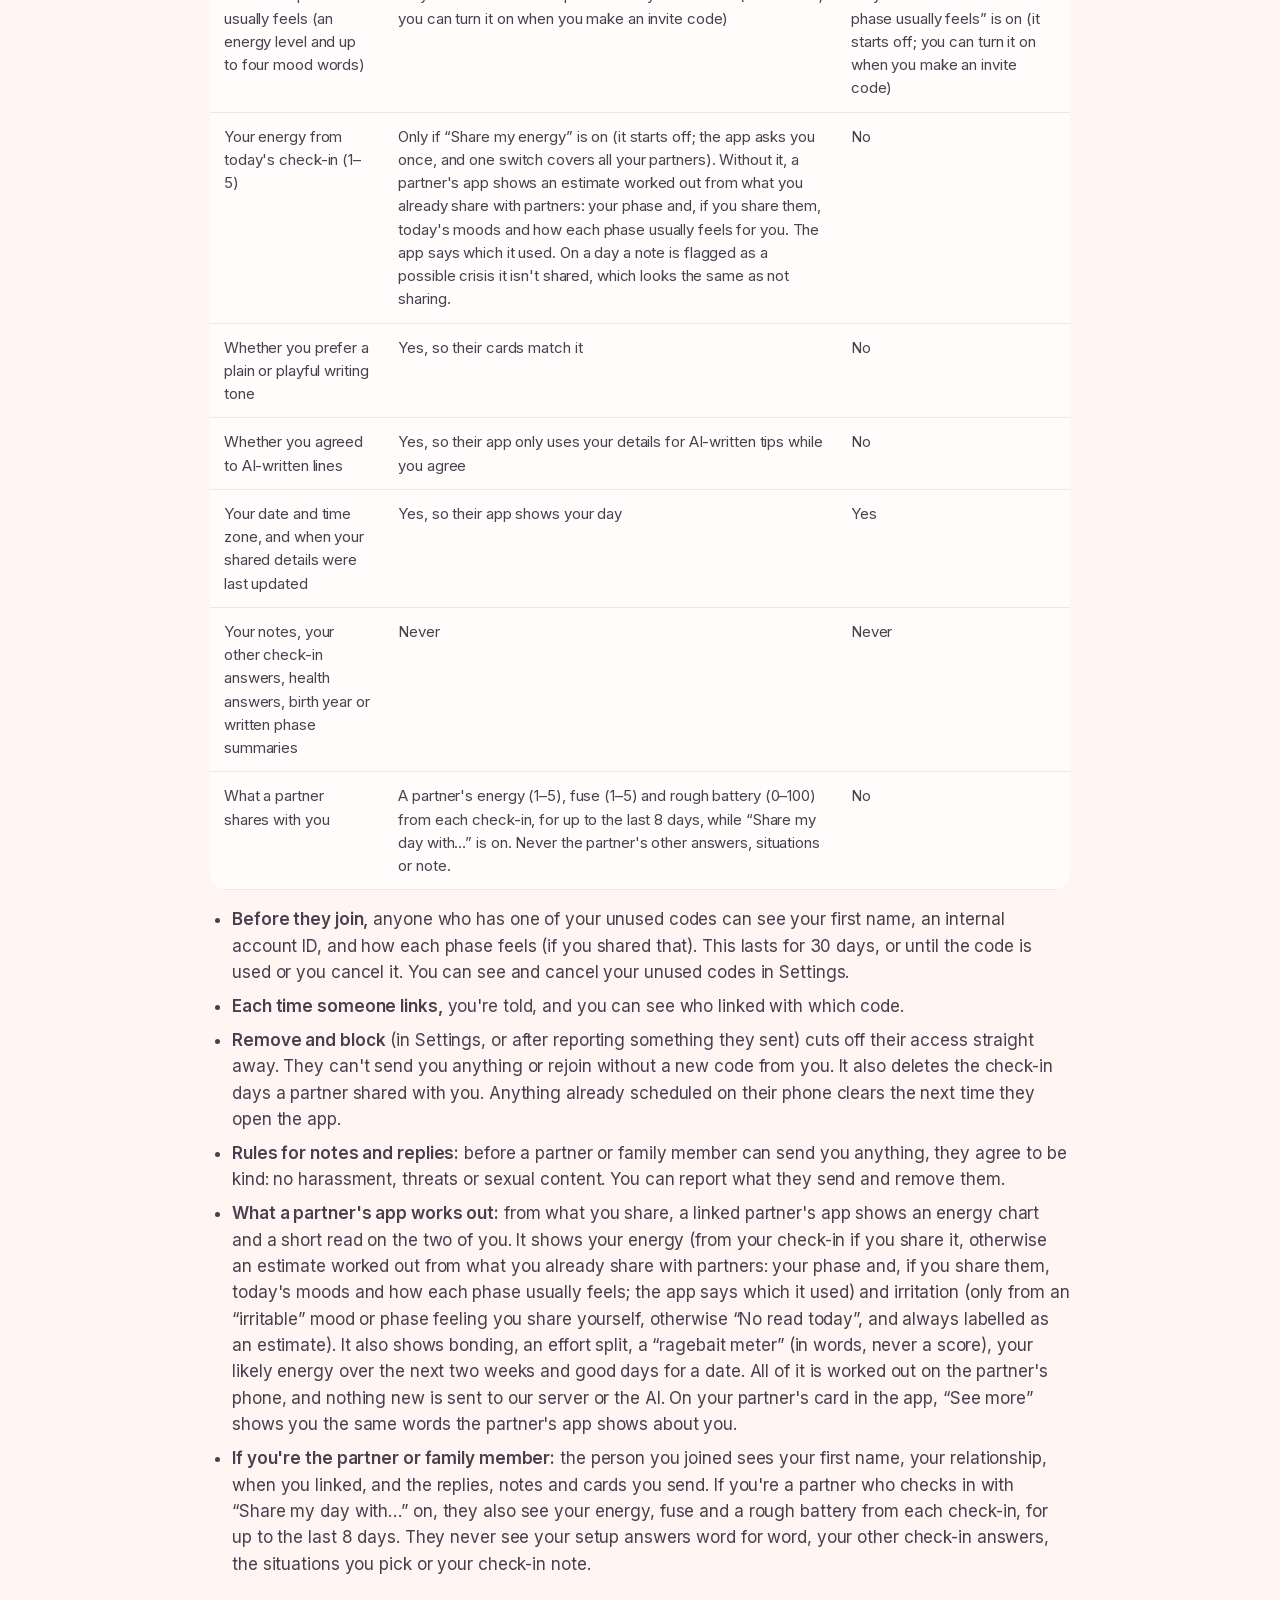
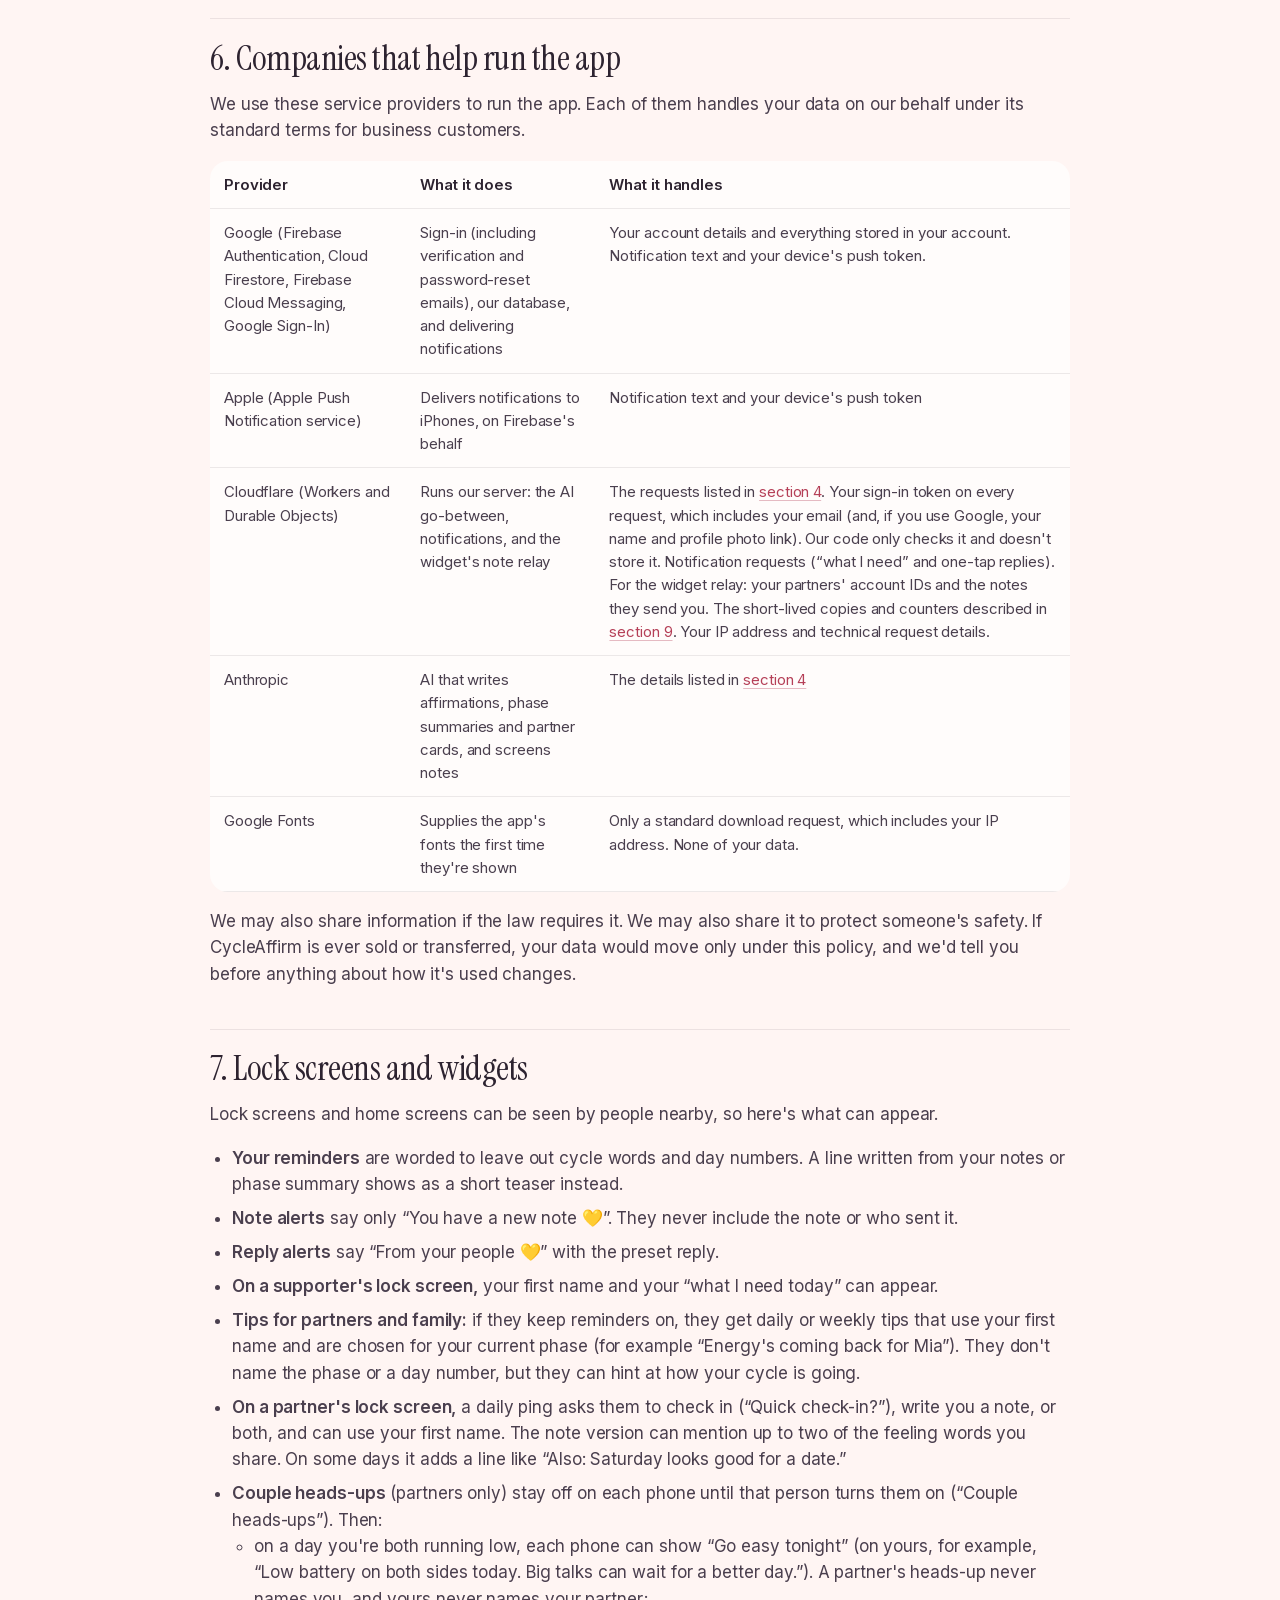
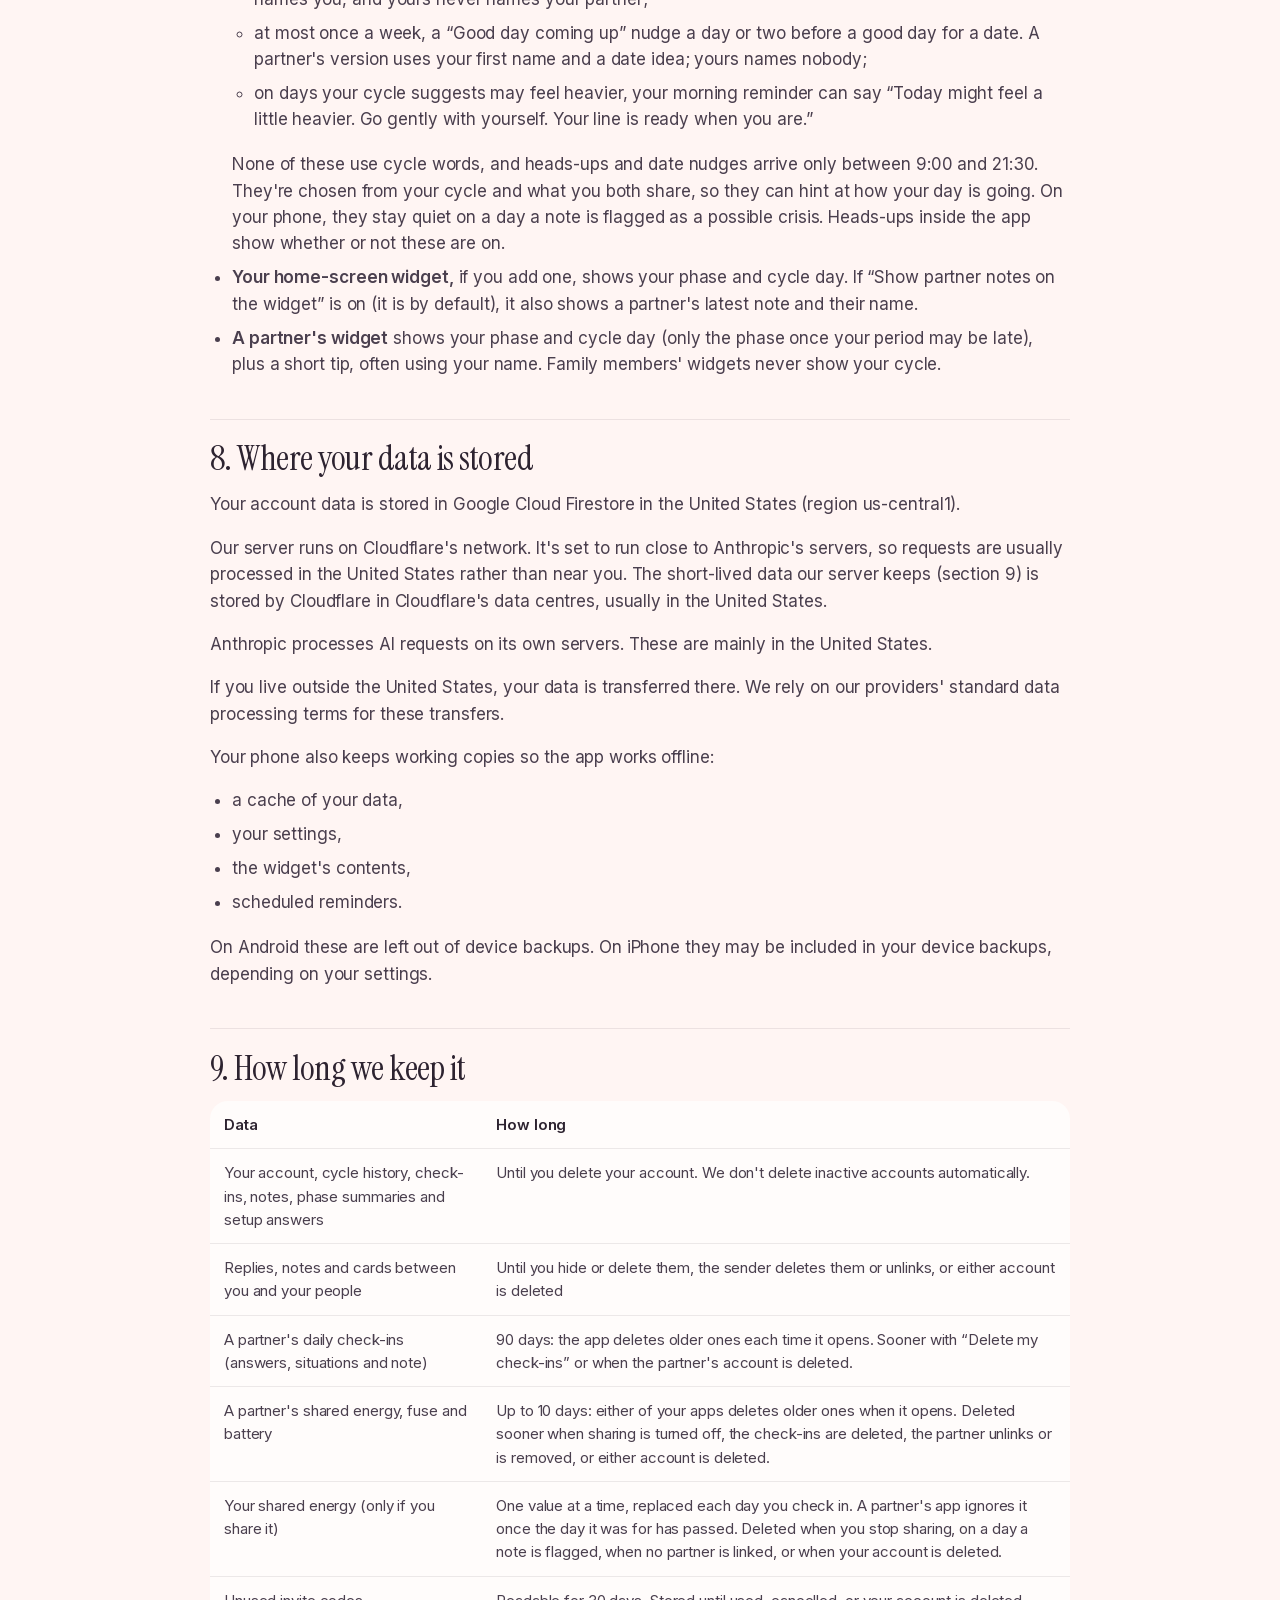
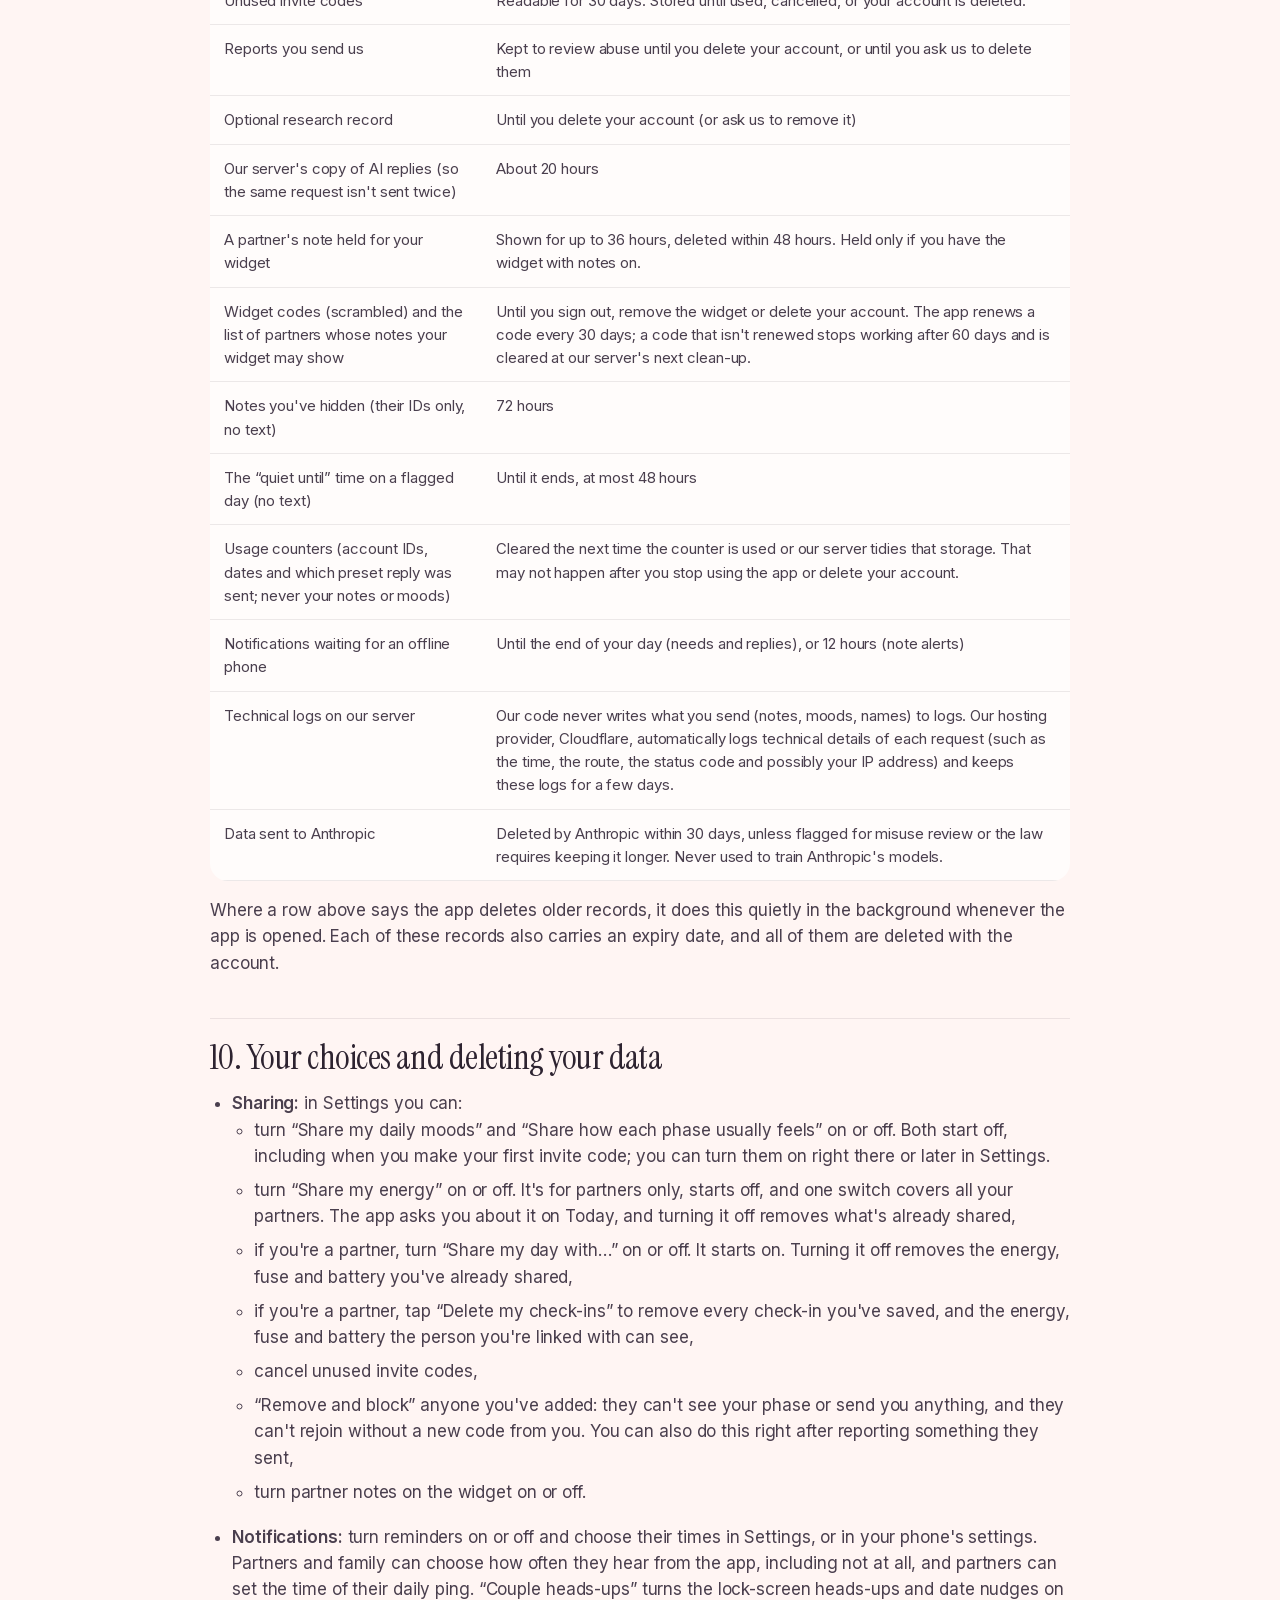
<file: privacy/index.html>
<!doctype html>
<html lang="en">
<head>
<meta charset="utf-8">
<meta name="viewport" content="width=device-width, initial-scale=1, viewport-fit=cover">

<meta http-equiv="Content-Security-Policy" content="default-src 'self'; img-src 'self' data:; style-src 'self'; script-src 'self'; font-src 'self'; connect-src 'self' https://script.google.com https://script.googleusercontent.com; object-src 'none'; base-uri 'self' https://cycleaffirm.in/; form-action 'self' mailto:">
<meta name="referrer" content="no-referrer">
<title>Privacy policy · CycleAffirm</title>
<meta name="description" content="How CycleAffirm collects, uses, shares and deletes your data. Stored with Firebase, AI only after you agree, never sold, no ads.">
<link rel="canonical" href="https://cycleaffirm.in/privacy/">
<meta name="robots" content="index, follow">
<meta name="theme-color" content="#FFF5F3">
<meta name="color-scheme" content="light">
<meta property="og:type" content="website">
<meta property="og:site_name" content="CycleAffirm">
<meta property="og:title" content="Privacy policy · CycleAffirm">
<meta property="og:description" content="How CycleAffirm collects, uses, shares and deletes your data. Stored with Firebase, AI only after you agree, never sold, no ads.">
<meta property="og:url" content="https://cycleaffirm.in/privacy/">
<meta property="og:image" content="https://cycleaffirm.in/assets/og.png">
<meta property="og:image:width" content="1200">
<meta property="og:image:height" content="630">
<meta property="og:image:alt" content="CycleAffirm: track your cycle, tune your mind. A four-petal flower in the four phase colours.">
<meta name="twitter:card" content="summary_large_image">
<link rel="icon" href="../assets/icons/favicon.svg" type="image/svg+xml">
<link rel="icon" href="../assets/icons/favicon-32.png" sizes="32x32" type="image/png">
<link rel="apple-touch-icon" href="../assets/icons/apple-touch-icon.png">
<link rel="manifest" href="../site.webmanifest">
<link rel="preload" href="../assets/fonts/InstrumentSerif-Regular.woff2" as="font" type="font/woff2" crossorigin>
<link rel="preload" href="../assets/fonts/InstrumentSerif-Italic.woff2" as="font" type="font/woff2" crossorigin>
<link rel="preload" href="../assets/fonts/Inter-Regular.woff2" as="font" type="font/woff2" crossorigin>
<link rel="stylesheet" href="../assets/site.css?v=23a6b36df2">
<script src="../assets/site.js?v=23a6b36df2" defer></script>

</head>
<body class="page-privacy" data-tint="neutral">
<a class="skip" href="#main">Skip to content</a>
<div class="backdrop" aria-hidden="true"></div>
<header class="site-header">
  <div class="header-pill">
    <a class="brand" href="../" aria-label="CycleAffirm, home">
      <svg class="brand-mark" viewBox="0 0 100 100" aria-hidden="true" focusable="false"><use href="#mark-tile"></use></svg>
      <span class="brand-name">CycleAffirm</span>
    </a>
    <nav class="nav" aria-label="Main">
      <a href="../#how">How it works</a>
      <a href="../#try">Try it</a>
      <a href="../#partners">For your person</a>
      <a href="../#privacy">Privacy</a>
    </nav>
    <a class="btn btn-rose btn-sm" href="../beta/">Get an invite</a>
  </div>
  <svg width="0" height="0" class="sprite" aria-hidden="true" focusable="false">
    <defs>
      <radialGradient id="mark-bg" cx="30%" cy="22%" r="85%">
        <stop offset="0" stop-color="#62304A"/>
        <stop offset=".55" stop-color="#45202F"/>
        <stop offset="1" stop-color="#2E1520"/>
      </radialGradient>
      <symbol id="mark-petals" viewBox="0 0 100 100">
        <ellipse cx="50" cy="37" rx="9.6" ry="14.3" fill="#fff" fill-opacity=".55" transform="rotate(-45 50 50)"/>
        <ellipse cx="50" cy="37" rx="9.6" ry="14.3" fill="#fff" fill-opacity=".67" transform="rotate(45 50 50)"/>
        <ellipse cx="50" cy="37" rx="9.6" ry="14.3" fill="#fff" fill-opacity=".79" transform="rotate(135 50 50)"/>
        <ellipse cx="50" cy="37" rx="9.6" ry="14.3" fill="#fff" fill-opacity=".91" transform="rotate(225 50 50)"/>
        <circle cx="50" cy="50" r="5" fill="#fff"/>
      </symbol>
      <symbol id="mark-tile" viewBox="0 0 100 100">
        <rect width="100" height="100" rx="24" fill="url(#mark-bg)"/>
        <use href="#mark-petals"/>
      </symbol>
      <symbol id="bloom" viewBox="0 0 100 100">
        <ellipse cx="50" cy="31" rx="15" ry="22" transform="rotate(45 50 50)"/>
        <ellipse cx="50" cy="31" rx="15" ry="22" transform="rotate(135 50 50)"/>
        <ellipse cx="50" cy="31" rx="15" ry="22" transform="rotate(225 50 50)"/>
        <ellipse cx="50" cy="31" rx="15" ry="22" transform="rotate(315 50 50)"/>
      </symbol>
    </defs>
  </svg>
</header>

<main id="main">
<article class="legal">
  <div class="wrap narrow page-hero">
<header>
  <h1>CycleAffirm Privacy Policy</h1>
  <p class="meta">
    Effective: October 20, 2026 ·
    Last updated: October 20, 2026<br>
    Provided by Badal Lalwani
    (“we”, “us”).<br>
    Contact: <a href="mailto:badallalwani@scrolltrace.in">badallalwani@scrolltrace.in</a>
  </p>
</header>

<section class="summary" aria-labelledby="summary">
  <h2 id="summary">The short version</h2>
  <ul>
    <li><strong>What we keep:</strong> your cycle dates, daily check-ins (moods, a few 1–5 answers, optional notes) and what you tell us when you set up. We use them to show your phase and write affirmations for you. If you're a partner, we also keep the optional daily check-ins you do about yourself, for 90 days.</li>
    <li><strong>AI, only if you agree:</strong> our AI provider, Anthropic (USA), helps write your affirmations and, if you link a partner, their tips. Nothing goes to it until you tap “I agree”, and you can turn it off anytime in Settings. The details it needs go to it through our own server. Your email and account ID never do.</li>
    <li><strong>18+ only.</strong> CycleAffirm is for adults.</li>
    <li><strong>Who sees it:</strong> nobody you haven't chosen. A partner or family member you invite sees only what's listed in <a href="#sharing">section 5</a>. They never see your notes. If you're a partner who checks in, the person you're linked with sees only your energy, your fuse and a rough battery, and only while you keep sharing on.</li>
    <li><strong>No ads, no tracking.</strong> We don't sell your data, use it for advertising, or track you across other apps.</li>
    <li><strong>Deleting:</strong> you can delete your account and data at any time in Settings → “Delete my account and data”.</li>
    <li><strong>Not medical:</strong> CycleAffirm is a wellbeing app, not a medical device. Don't use it for contraception or diagnosis.</li>
  </ul>
</section>

<nav aria-label="Contents">
  <ol>
    <li><a href="#who">Who this covers</a></li>
    <li><a href="#collect">What we collect</a></li>
    <li><a href="#use">How we use it</a></li>
    <li><a href="#ai">AI and safety screening</a></li>
    <li><a href="#sharing">Sharing with people you invite</a></li>
    <li><a href="#providers">Companies that help run the app</a></li>
    <li><a href="#screens">Lock screens and widgets</a></li>
    <li><a href="#where">Where your data is stored</a></li>
    <li><a href="#retention">How long we keep it</a></li>
    <li><a href="#choices">Your choices and deleting your data</a></li>
    <li><a href="#security">Security</a></li>
    <li><a href="#children">Children</a></li>
    <li><a href="#rights">Your rights</a></li>
    <li><a href="#changes">Changes to this policy</a></li>
    <li><a href="#contact">Contact us</a></li>
  </ol>
</nav>

<h2 id="who">1. Who this covers</h2>
<p>This policy covers the CycleAffirm app for iPhone and Android and the server it talks to. CycleAffirm has two kinds of users:</p>
<ul>
  <li><strong>People who track their own cycle.</strong> Most of this policy is about you.</li>
  <li><strong>Partners and family members</strong> who join someone with an invite code to support them. Where something applies to you, we say so.</li>
</ul>

<h2 id="collect">2. What we collect</h2>

<h3>Your account</h3>
<p>You sign in with Google, or with an email address and a password. Our sign-in service (Firebase Authentication) gives us:</p>
<ul>
  <li>your email address,</li>
  <li>with Google, your Google account name and profile photo link,</li>
  <li>an account ID.</li>
</ul>
<p>If you sign up with email, Firebase Authentication keeps your password in a protected (hashed) form. We never see it, and it never reaches our own server. Firebase sends you an email to verify your address, and a reset link if you ask for one. Until your email is verified, nothing you set up is saved to your account and the AI isn't used. A few test accounts we create for app-store reviewers are the only ones let in without a verified email.</p>
<p>We use these to keep your account working. Your email shows inside the app's menu.</p>

<h3>What you tell us when you set up</h3>
<p>If you're tracking your own cycle, we ask:</p>
<ul>
  <li><strong>About you:</strong> your first name, your birth year, how you heard about us, whether a healthcare professional recommended the app, what you'd like to focus on in the app, and the companion character you pick.</li>
  <li><strong>Your cycle:</strong> when your last period started (or an estimate), your usual cycle and period length, and how regular your cycle is.</li>
  <li><strong>Your health:</strong>
    <ul>
      <li>whether you use birth control, and which kind,</li>
      <li>conditions that may affect your cycle (PCOS, endometriosis, a thyroid condition, PMDD or fibroids),</li>
      <li>how your cycle affects your mood (for example anxiety or low mood),</li>
      <li>how it affects your sleep, and how much you usually sleep.</li>
    </ul>
    Most of these questions offer “None”, “Not sure” or “Something else”.
  </li>
  <li><strong>Your preferences:</strong> your goals, how each phase tends to feel for you, and the tone of writing you like.</li>
</ul>
<p>If you're joining someone as a partner or family member, we ask:</p>
<ul>
  <li>your first name,</li>
  <li>your relationship to them (family),</li>
  <li>your pronouns (partners),</li>
  <li>a short set of questions about how you like to support them (partners),</li>
  <li>how often you'd like tips from the app (partners),</li>
  <li>your goals (family),</li>
  <li>if you join without a code, their first name and an estimate of their cycle (when their last period started and how regular it is).</li>
</ul>
<p>Partners and family aren't asked their birth year. They confirm they're 18 or over with one tap before joining, and nothing is saved before that. Setup doesn't ask partners or family for health details. A partner can also choose to do a short daily check-in about how they're doing (see “A partner's daily check-in” below).</p>
<p>We also save your choices before you start: whether you agreed to AI-written lines (and when), and, for partners and family, when they agreed to the rules for notes and replies (see <a href="#sharing">section 5</a>).</p>
<p>Before you sign in, your answers are saved only on your phone, so you can pick up where you left off. Once you finish, they're saved to your account and removed from your phone's temporary storage.</p>

<h3>What you add each day</h3>
<ul>
  <li><strong>Check-ins:</strong> your moods, a few 1–5 answers (energy, mood, sleep, calm, body, how you feel about yourself) and the time you checked in. We also keep whether a note was flagged as a possible crisis (see <a href="#ai">section 4</a>), and any earlier wording you replaced, held until the safety check has read it.</li>
  <li><strong>Notes:</strong> anything you choose to write, up to 1,000 characters. Notes are optional.</li>
  <li><strong>Ratings:</strong> 👍 or 👎 on affirmations.</li>
  <li><strong>Period updates:</strong> when you log a new period start, we keep your history of start dates.</li>
  <li><strong>“What I need today”:</strong> one of six choices, if you set one.</li>
  <li><strong>What the app learns:</strong> over time it builds a short summary for each phase: how you tend to feel, which themes help, the tone that works, and general topics that come up in your notes. The written summaries are private to you. If you share how each phase usually feels, up to four feeling words from them are shared (see <a href="#sharing">section 5</a>).</li>
  <li><strong>Your time zone</strong> (for example “Europe/London”), so reminders arrive at the right time.</li>
</ul>

<h3>A partner's daily check-in</h3>
<p>If you've joined as a partner, you can check in each day about how you're doing. It's optional, and it's private to you. A check-in holds:</p>
<ul>
  <li>six 1–5 answers: your energy, your headspace, how heavy your load is, how long your fuse is, how you slept, and how much you're carrying that you haven't said out loud,</li>
  <li>a battery score (0–100) the app works out from those answers,</li>
  <li>up to three situations you pick from a list, if you pick any (for example “Deadline crunch”, “Money on my mind”, “Family stuff” or “Sore or a bit sick”),</li>
  <li>an optional note of up to 280 characters,</li>
  <li>the date, and, if it was shared, the account ID of the person it was shared with and the day it was shared for.</li>
</ul>
<p>If you're linked and keep “Share my day with…” on, the person you're linked with sees only your energy, your fuse and a rough battery from each check-in (see <a href="#sharing">section 5</a>). Sharing starts on; the check-in card says what's shared before you start, and your first check-in while linked asks whether to keep sharing or keep it to yourself. The battery counts your other four answers only as heavy, middling or light, so no single answer can be worked out from it. Your other answers, your situations and your note are never shared. A check-in saved while you weren't linked, or while sharing was off, is never shared later. Your check-in is saved in your account and kept for 90 days (see <a href="#retention">section 9</a>). It never goes to our own server or our AI provider. Family members don't have a check-in.</p>

<h3>Between you and the people you add</h3>
<ul>
  <li>One-tap replies from the app's preset list (for example “Sending you a big hug”).</li>
  <li>A partner's short daily note, up to 200 characters, in their own words.</li>
  <li>A daily card a partner's app writes for you.</li>
  <li>A partner's energy, fuse and rough battery from each check-in, while “Share my day with…” is on.</li>
  <li>Your energy from today's check-in (1–5), only if you choose to share it with your partners.</li>
  <li>Who linked with which of your invite codes, and when.</li>
</ul>

<h3>Reports you send us</h3>
<p>You can report an AI-written line (an affirmation, a phase summary, a partner tip, an SOS or history line), a couple card, a partner's note or one-tap reply, or someone in your list of supporters, using “Report” next to it. A report holds your account ID, the reported text as shown (up to 600 characters, nothing else of yours, never your notes; for someone in your list, their name and relationship as you see them), the account ID of the person it's about (if any), where in the app it was, who wrote the line (our library, the AI or the app) and which AI model and prompt version our server last used, the reason you picked and the time. We store reports to review abuse and fix problems. Nobody can read a report in the app, including you and the person you reported, who isn't told. Reports are deleted when you delete your account, or sooner if you ask us.</p>

<h3>Your devices</h3>
<ul>
  <li><strong>A push notification token</strong> for each phone you sign in on, so we can deliver notifications from the people you share with.</li>
  <li><strong>A widget code</strong> for each phone, if you add the home-screen widget, so it can fetch a partner's note while the app is closed. Our server keeps only a scrambled (hashed) form of it, along with the account IDs of the partners whose notes it may show.</li>
  <li><strong>A “quiet until” time.</strong> On a day a note is flagged as a possible crisis, your app sends our server a time (no text) until which partner notes stay off your widget and alerts stay quiet. It's kept for up to 48 hours.</li>
</ul>

<h3>Optional: helping us understand cycles</h3>
<p>During setup we ask if you'd like to share some answers to help us learn how each phase feels for different people. This is off unless you say yes.</p>
<p>If you do, we store one record. It holds:</p>
<ul>
  <li>your role, and for family members, your relationship to them,</li>
  <li>an age range (worked out from your birth year),</li>
  <li>how regular your cycle is and its usual lengths (or, for partners and family, how regular you said theirs is),</li>
  <li>your goals,</li>
  <li>your answers about each phase and tone, and an energy level for each phase,</li>
  <li>the month you joined.</li>
</ul>
<p>It holds no name, email, account ID or exact dates, and the app can never read it back.</p>
<p>A small marker in your account points to the record. That lets us keep it to one per account and delete it when you delete your account, so it isn't fully anonymous to us. To remove it sooner, contact us (<a href="#contact">section 15</a>).</p>

<h3>What we don't collect</h3>
<p>We don't collect:</p>
<ul>
  <li>your location,</li>
  <li>your contacts, photos or microphone,</li>
  <li>payment details (there are no purchases in the app),</li>
  <li>advertising IDs.</li>
</ul>
<p>We don't use analytics, advertising or crash-reporting tools in the app.</p>

<h2 id="use">3. How we use it</h2>
<ul>
  <li>To work out your cycle phase and day, and predict your next period.</li>
  <li>To choose and write daily affirmations that fit your phase and how you feel, and to get more personal each cycle.</li>
  <li>To run partner and family features you turn on: sharing, replies, notes, cards and tips.</li>
  <li>For partners, to run the daily check-in, and to show an energy chart, couple heads-ups and date ideas. The app works out the chart, heads-ups and ideas on each phone from what each of you shares (see <a href="#sharing">section 5</a>). They aren't saved to your account, and none of it is sent to our server or the AI.</li>
  <li>To send reminders you've allowed, and notifications from the people you share with.</li>
  <li>To spot notes that suggest you might need support, and point you to help (<a href="#ai">section 4</a>).</li>
  <li>To keep the service working and fair. For example, we count AI requests per account to keep within daily limits.</li>
  <li>If you opted in, to learn in aggregate how phases feel for different people (see above).</li>
</ul>
<p>We don't use your data for advertising or marketing, and we don't sell it.</p>

<h2 id="ai">4. AI and safety screening</h2>

<h3>Your consent</h3>
<p>Before the app's first AI request, it asks you plainly. If you tap “I agree”, your check-ins, moods and notes are sent to Anthropic (USA) through our server to write your affirmations. If you link a partner, their phone also sends your phase, cycle day and the moods you share, to write their tips. A partner or family member is asked the same about their own answers and tips. We save that you agreed and when.</p>
<p>If you tap “Not now”, nothing of yours goes to the AI and the app uses its hand-written lines only. You can withdraw at any time by turning off “AI-written affirmations” in Settings (or “AI-written tips” for partners), or by deleting your account. Once you turn it off, your app stops sending, and a partner's app stops using your details for their tips.</p>

<h3>What goes to our AI provider</h3>
<p>Our AI provider is <strong>Anthropic</strong>, the maker of Claude. Your phone never talks to Anthropic directly. It talks to our own server, which checks the request and passes on only what's needed, and only while you've agreed.</p>
<p>Depending on what the app is doing, that can include:</p>
<ul>
  <li>your current phase and cycle day,</li>
  <li>your moods and 1–5 answers,</li>
  <li>today's note. A longer note is sent in parts of up to 300 characters, so all of it gets read, along with any earlier wording you replaced before it was checked.</li>
  <li>a few recent notes and check-ins,</li>
  <li>your ratings, and affirmations you've already seen,</li>
  <li>your phase summaries,</li>
  <li>the time of day you usually open the app,</li>
  <li>labels from your setup answers: goals, how your cycle affects your mood and sleep, any conditions you picked, whether you use hormonal birth control, whether your phase is only an estimate, and the writing tone you prefer.</li>
</ul>
<p>Your app also sends our server a summary of how you use the app (for example how often you check in, your streak and how often you like affirmations). Our server checks it and passes only the usual time of day on to the AI. It doesn't store it.</p>

<p>If you have a linked <strong>partner</strong> and you've both agreed, their app also asks the AI for a pair of daily cards. That request includes:</p>
<ul>
  <li>both your first names,</li>
  <li>their pronouns,</li>
  <li>your phase, cycle day, days until your period and usual cycle length,</li>
  <li>your “what I need today”,</li>
  <li>your moods and how each phase usually feels, <em>only</em> if you share those,</li>
  <li>your preferred writing tone (plain or playful),</li>
  <li>any one-tap reply the partner sent you today,</li>
  <li>the partner's recent cards (which can mention your name), so new ones don't repeat them,</li>
  <li>the partner's own setup answers.</li>
</ul>

<p><strong>Never sent to the AI:</strong></p>
<ul>
  <li>your email,</li>
  <li>your account ID,</li>
  <li>your birth year,</li>
  <li>exact dates,</li>
  <li>a partner's daily check-in, or anything the app works out from it.</li>
</ul>
<p><strong>Flagged notes:</strong> each new note is read once by the AI as part of the safety check below, even if your phone has already flagged it. Once a note is flagged, later requests leave it out and only say it was a hard day.</p>

<p>Anthropic handles this data under its terms with us. Under Anthropic's commercial terms, data sent through its API isn't used to train its models, and Anthropic deletes API inputs and outputs within 30 days, unless they're flagged for misuse review or the law requires keeping them longer.</p>
<p>If the AI is unavailable, the app falls back to a built-in library of affirmations.</p>

<h3>Safety screening</h3>
<p>Every new note is checked two ways:</p>
<ul>
  <li>by a phrase check on your phone, which works offline,</li>
  <li>by the AI.</li>
</ul>
<p>If either suggests you might be in crisis, the app shows a support card. It points you to <a href="https://findahelpline.com">findahelpline.com</a>, which lists free, confidential helplines in your country, and reminds you to call your local emergency number if you're in danger.</p>
<p>That day, your widget hides a partner's notes, and alerts for their replies and notes go quiet. The app is designed not to tell anyone you share with.</p>
<p>The screening is automatic and only changes what <em>you</em> see. It doesn't alert us, your partner, or emergency services. It can miss things, and it can flag things by mistake.</p>
<p>To make this work, the flag is saved with that day's check-in in your account, and your app sends our server a “quiet until” time with no text (see <a href="#collect">section 2</a>).</p>
<p>A partner's check-in note is checked only by the phrase check on their phone (it never goes to the AI). If it suggests a crisis, the partner's app shows the same support card, hides the couple read, and holds back couple heads-ups and date nudges until 8 the next morning. No separate flag is saved, nothing goes to our server, and nothing about it is shared with the person they support.</p>

<div class="help">
  <p><strong>If you're in danger or thinking about harming yourself, please call your local emergency number now</strong>, or find a helpline at <a href="https://findahelpline.com">findahelpline.com</a>.</p>
</div>

<h3>Not a medical device</h3>
<p>Cycle dates and phases are estimates. CycleAffirm isn't a medical device or birth control, and it isn't medical advice. Don't rely on it for contraception, fertility or diagnosis. Talk to a healthcare professional about your health.</p>

<h2 id="sharing">5. Sharing with people you invite</h2>
<p>Nobody can see your data unless you invite them. You create an invite code and choose who it's for: a partner, or family and friends. Each code works once, and only within 30 days.</p>

<div class="table-wrap">
<table>
  <thead><tr><th>What they can see</th><th>Partner</th><th>Family &amp; friends</th></tr></thead>
  <tbody>
    <tr><td data-label="What">Your first name</td><td data-label="Partner">Yes</td><td data-label="Family &amp; friends">Yes</td></tr>
    <tr><td data-label="What">Your phase</td><td data-label="Partner">Yes, and your cycle day</td><td data-label="Family &amp; friends">Your phase for each day from yesterday to about two weeks ahead, including the days of your current period</td></tr>
    <tr><td data-label="What">When your period is due</td><td data-label="Partner">Yes. They see your latest period start and usual cycle and period length, never your period history.</td><td data-label="Family &amp; friends">No. Never your next period date, your cycle length, or whether your period is late. (Because they see your phase each day, they can tell when your current period started.)</td></tr>
    <tr><td data-label="What">Today's “what I need”</td><td data-label="Partner">If you set one</td><td data-label="Family &amp; friends">If you set one</td></tr>
    <tr><td data-label="What">Today's moods</td><td data-label="Partner">Only if “Share my daily moods” is on</td><td data-label="Family &amp; friends">Only if “Share my daily moods” is on</td></tr>
    <tr><td data-label="What">How each phase usually feels (an energy level and up to four mood words)</td><td data-label="Partner">Only if “Share how each phase usually feels” is on (it starts off; you can turn it on when you make an invite code)</td><td data-label="Family &amp; friends">Only if “Share how each phase usually feels” is on (it starts off; you can turn it on when you make an invite code)</td></tr>
    <tr><td data-label="What">Your energy from today's check-in (1–5)</td><td data-label="Partner">Only if “Share my energy” is on (it starts off; the app asks you once, and one switch covers all your partners). Without it, a partner's app shows an estimate worked out from what you already share with partners: your phase and, if you share them, today's moods and how each phase usually feels for you. The app says which it used. On a day a note is flagged as a possible crisis it isn't shared, which looks the same as not sharing.</td><td data-label="Family &amp; friends">No</td></tr>
    <tr><td data-label="What">Whether you prefer a plain or playful writing tone</td><td data-label="Partner">Yes, so their cards match it</td><td data-label="Family &amp; friends">No</td></tr>
    <tr><td data-label="What">Whether you agreed to AI-written lines</td><td data-label="Partner">Yes, so their app only uses your details for AI-written tips while you agree</td><td data-label="Family &amp; friends">No</td></tr>
    <tr><td data-label="What">Your date and time zone, and when your shared details were last updated</td><td data-label="Partner">Yes, so their app shows your day</td><td data-label="Family &amp; friends">Yes</td></tr>
    <tr><td data-label="What">Your notes, your other check-in answers, health answers, birth year or written phase summaries</td><td data-label="Partner">Never</td><td data-label="Family &amp; friends">Never</td></tr>
    <tr><td data-label="What">What a partner shares with you</td><td data-label="Partner">A partner's energy (1–5), fuse (1–5) and rough battery (0–100) from each check-in, for up to the last 8 days, while “Share my day with…” is on. Never the partner's other answers, situations or note.</td><td data-label="Family &amp; friends">No</td></tr>
  </tbody>
</table>
</div>

<ul>
  <li><strong>Before they join,</strong> anyone who has one of your unused codes can see your first name, an internal account ID, and how each phase feels (if you shared that). This lasts for 30 days, or until the code is used or you cancel it. You can see and cancel your unused codes in Settings.</li>
  <li><strong>Each time someone links,</strong> you're told, and you can see who linked with which code.</li>
  <li><strong>Remove and block</strong> (in Settings, or after reporting something they sent) cuts off their access straight away. They can't send you anything or rejoin without a new code from you. It also deletes the check-in days a partner shared with you. Anything already scheduled on their phone clears the next time they open the app.</li>
  <li><strong>Rules for notes and replies:</strong> before a partner or family member can send you anything, they agree to be kind: no harassment, threats or sexual content. You can report what they send and remove them.</li>
  <li><strong>What a partner's app works out:</strong> from what you share, a linked partner's app shows an energy chart and a short read on the two of you. It shows your energy (from your check-in if you share it, otherwise an estimate worked out from what you already share with partners: your phase and, if you share them, today's moods and how each phase usually feels; the app says which it used) and irritation (only from an “irritable” mood or phase feeling you share yourself, otherwise “No read today”, and always labelled as an estimate). It also shows bonding, an effort split, a “ragebait meter” (in words, never a score), your likely energy over the next two weeks and good days for a date. All of it is worked out on the partner's phone, and nothing new is sent to our server or the AI. On your partner's card in the app, “See more” shows you the same words the partner's app shows about you.</li>
  <li><strong>If you're the partner or family member:</strong> the person you joined sees your first name, your relationship, when you linked, and the replies, notes and cards you send. If you're a partner who checks in with “Share my day with…” on, they also see your energy, fuse and a rough battery from each check-in, for up to the last 8 days. They never see your setup answers word for word, your other check-in answers, the situations you pick or your check-in note.</li>
</ul>

<h2 id="providers">6. Companies that help run the app</h2>
<p>We use these service providers to run the app. Each of them handles your data on our behalf under its standard terms for business customers.</p>
<div class="table-wrap">
<table>
  <thead><tr><th>Provider</th><th>What it does</th><th>What it handles</th></tr></thead>
  <tbody>
    <tr>
      <td data-label="Provider">Google (Firebase Authentication, Cloud Firestore, Firebase Cloud Messaging, Google Sign-In)</td>
      <td data-label="What it does">Sign-in (including verification and password-reset emails), our database, and delivering notifications</td>
      <td data-label="What it handles">Your account details and everything stored in your account. Notification text and your device's push token.</td>
    </tr>
    <tr>
      <td data-label="Provider">Apple (Apple Push Notification service)</td>
      <td data-label="What it does">Delivers notifications to iPhones, on Firebase's behalf</td>
      <td data-label="What it handles">Notification text and your device's push token</td>
    </tr>
    <tr>
      <td data-label="Provider">Cloudflare (Workers and Durable Objects)</td>
      <td data-label="What it does">Runs our server: the AI go-between, notifications, and the widget's note relay</td>
      <td data-label="What it handles">The requests listed in <a href="#ai">section 4</a>. Your sign-in token on every request, which includes your email (and, if you use Google, your name and profile photo link). Our code only checks it and doesn't store it. Notification requests (“what I need” and one-tap replies). For the widget relay: your partners' account IDs and the notes they send you. The short-lived copies and counters described in <a href="#retention">section 9</a>. Your IP address and technical request details.</td>
    </tr>
    <tr>
      <td data-label="Provider">Anthropic</td>
      <td data-label="What it does">AI that writes affirmations, phase summaries and partner cards, and screens notes</td>
      <td data-label="What it handles">The details listed in <a href="#ai">section 4</a></td>
    </tr>
    <tr>
      <td data-label="Provider">Google Fonts</td>
      <td data-label="What it does">Supplies the app's fonts the first time they're shown</td>
      <td data-label="What it handles">Only a standard download request, which includes your IP address. None of your data.</td>
    </tr>
  </tbody>
</table>
</div>
<p>We may also share information if the law requires it. We may also share it to protect someone's safety. If CycleAffirm is ever sold or transferred, your data would move only under this policy, and we'd tell you before anything about how it's used changes.</p>

<h2 id="screens">7. Lock screens and widgets</h2>
<p>Lock screens and home screens can be seen by people nearby, so here's what can appear.</p>
<ul>
  <li><strong>Your reminders</strong> are worded to leave out cycle words and day numbers. A line written from your notes or phase summary shows as a short teaser instead.</li>
  <li><strong>Note alerts</strong> say only “You have a new note 💛”. They never include the note or who sent it.</li>
  <li><strong>Reply alerts</strong> say “From your people 💛” with the preset reply.</li>
  <li><strong>On a supporter's lock screen,</strong> your first name and your “what I need today” can appear.</li>
  <li><strong>Tips for partners and family:</strong> if they keep reminders on, they get daily or weekly tips that use your first name and are chosen for your current phase (for example “Energy's coming back for Mia”). They don't name the phase or a day number, but they can hint at how your cycle is going.</li>
  <li><strong>On a partner's lock screen,</strong> a daily ping asks them to check in (“Quick check-in?”), write you a note, or both, and can use your first name. The note version can mention up to two of the feeling words you share. On some days it adds a line like “Also: Saturday looks good for a date.”</li>
  <li><strong>Couple heads-ups</strong> (partners only) stay off on each phone until that person turns them on (“Couple heads-ups”). Then:
    <ul>
      <li>on a day you're both running low, each phone can show “Go easy tonight” (on yours, for example, “Low battery on both sides today. Big talks can wait for a better day.”). A partner's heads-up never names you, and yours never names your partner;</li>
      <li>at most once a week, a “Good day coming up” nudge a day or two before a good day for a date. A partner's version uses your first name and a date idea; yours names nobody;</li>
      <li>on days your cycle suggests may feel heavier, your morning reminder can say “Today might feel a little heavier. Go gently with yourself. Your line is ready when you are.”</li>
    </ul>
    None of these use cycle words, and heads-ups and date nudges arrive only between 9:00 and 21:30. They're chosen from your cycle and what you both share, so they can hint at how your day is going. On your phone, they stay quiet on a day a note is flagged as a possible crisis. Heads-ups inside the app show whether or not these are on.</li>
  <li><strong>Your home-screen widget,</strong> if you add one, shows your phase and cycle day. If “Show partner notes on the widget” is on (it is by default), it also shows a partner's latest note and their name.</li>
  <li><strong>A partner's widget</strong> shows your phase and cycle day (only the phase once your period may be late), plus a short tip, often using your name. Family members' widgets never show your cycle.</li>
</ul>

<h2 id="where">8. Where your data is stored</h2>
<p>Your account data is stored in Google Cloud Firestore in the United States (region us-central1).</p>
<p>Our server runs on Cloudflare's network. It's set to run close to Anthropic's servers, so requests are usually processed in the United States rather than near you. The short-lived data our server keeps (section 9) is stored by Cloudflare in Cloudflare's data centres, usually in the United States.</p>
<p>Anthropic processes AI requests on its own servers. These are mainly in the United States.</p>
<p>If you live outside the United States, your data is transferred there. We rely on our providers' standard data processing terms for these transfers.</p>
<p>Your phone also keeps working copies so the app works offline:</p>
<ul>
  <li>a cache of your data,</li>
  <li>your settings,</li>
  <li>the widget's contents,</li>
  <li>scheduled reminders.</li>
</ul>
<p>On Android these are left out of device backups. On iPhone they may be included in your device backups, depending on your settings.</p>

<h2 id="retention">9. How long we keep it</h2>
<div class="table-wrap">
<table>
  <thead><tr><th>Data</th><th>How long</th></tr></thead>
  <tbody>
    <tr><td data-label="Data">Your account, cycle history, check-ins, notes, phase summaries and setup answers</td><td data-label="How long">Until you delete your account. We don't delete inactive accounts automatically.</td></tr>
    <tr><td data-label="Data">Replies, notes and cards between you and your people</td><td data-label="How long">Until you hide or delete them, the sender deletes them or unlinks, or either account is deleted</td></tr>
    <tr><td data-label="Data">A partner's daily check-ins (answers, situations and note)</td><td data-label="How long">90 days: the app deletes older ones each time it opens. Sooner with “Delete my check-ins” or when the partner's account is deleted.</td></tr>
    <tr><td data-label="Data">A partner's shared energy, fuse and battery</td><td data-label="How long">Up to 10 days: either of your apps deletes older ones when it opens. Deleted sooner when sharing is turned off, the check-ins are deleted, the partner unlinks or is removed, or either account is deleted.</td></tr>
    <tr><td data-label="Data">Your shared energy (only if you share it)</td><td data-label="How long">One value at a time, replaced each day you check in. A partner's app ignores it once the day it was for has passed. Deleted when you stop sharing, on a day a note is flagged, when no partner is linked, or when your account is deleted.</td></tr>
    <tr><td data-label="Data">Unused invite codes</td><td data-label="How long">Readable for 30 days. Stored until used, cancelled, or your account is deleted.</td></tr>
    <tr><td data-label="Data">Reports you send us</td><td data-label="How long">Kept to review abuse until you delete your account, or until you ask us to delete them</td></tr>
    <tr><td data-label="Data">Optional research record</td><td data-label="How long">Until you delete your account (or ask us to remove it)</td></tr>
    <tr><td data-label="Data">Our server's copy of AI replies (so the same request isn't sent twice)</td><td data-label="How long">About 20 hours</td></tr>
    <tr><td data-label="Data">A partner's note held for your widget</td><td data-label="How long">Shown for up to 36 hours, deleted within 48 hours. Held only if you have the widget with notes on.</td></tr>
    <tr><td data-label="Data">Widget codes (scrambled) and the list of partners whose notes your widget may show</td><td data-label="How long">Until you sign out, remove the widget or delete your account. The app renews a code every 30 days; a code that isn't renewed stops working after 60 days and is cleared at our server's next clean-up.</td></tr>
    <tr><td data-label="Data">Notes you've hidden (their IDs only, no text)</td><td data-label="How long">72 hours</td></tr>
    <tr><td data-label="Data">The “quiet until” time on a flagged day (no text)</td><td data-label="How long">Until it ends, at most 48 hours</td></tr>
    <tr><td data-label="Data">Usage counters (account IDs, dates and which preset reply was sent; never your notes or moods)</td><td data-label="How long">Cleared the next time the counter is used or our server tidies that storage. That may not happen after you stop using the app or delete your account.</td></tr>
    <tr><td data-label="Data">Notifications waiting for an offline phone</td><td data-label="How long">Until the end of your day (needs and replies), or 12 hours (note alerts)</td></tr>
    <tr><td data-label="Data">Technical logs on our server</td><td data-label="How long">Our code never writes what you send (notes, moods, names) to logs. Our hosting provider, Cloudflare, automatically logs technical details of each request (such as the time, the route, the status code and possibly your IP address) and keeps these logs for a few days.</td></tr>
    <tr><td data-label="Data">Data sent to Anthropic</td><td data-label="How long">Deleted by Anthropic within 30 days, unless flagged for misuse review or the law requires keeping it longer. Never used to train Anthropic's models.</td></tr>
  </tbody>
</table>
</div>
<p>Where a row above says the app deletes older records, it does this quietly in the background whenever the app is opened. Each of these records also carries an expiry date, and all of them are deleted with the account.</p>

<h2 id="choices">10. Your choices and deleting your data</h2>
<ul>
  <li><strong>Sharing:</strong> in Settings you can:
    <ul>
      <li>turn “Share my daily moods” and “Share how each phase usually feels” on or off. Both start off, including when you make your first invite code; you can turn them on right there or later in Settings.</li>
      <li>turn “Share my energy” on or off. It's for partners only, starts off, and one switch covers all your partners. The app asks you about it on Today, and turning it off removes what's already shared,</li>
      <li>if you're a partner, turn “Share my day with…” on or off. It starts on. Turning it off removes the energy, fuse and battery you've already shared,</li>
      <li>if you're a partner, tap “Delete my check-ins” to remove every check-in you've saved, and the energy, fuse and battery the person you're linked with can see,</li>
      <li>cancel unused invite codes,</li>
      <li>“Remove and block” anyone you've added: they can't see your phase or send you anything, and they can't rejoin without a new code from you. You can also do this right after reporting something they sent,</li>
      <li>turn partner notes on the widget on or off.</li>
    </ul>
  </li>
  <li><strong>Notifications:</strong> turn reminders on or off and choose their times in Settings, or in your phone's settings. Partners and family can choose how often they hear from the app, including not at all, and partners can set the time of their daily ping. “Couple heads-ups” turns the lock-screen heads-ups and date nudges on or off (they start off, for partners and the person they support alike).</li>
  <li><strong>AI-written lines:</strong> turn “AI-written affirmations” off or on in Settings at any time (see <a href="#ai">section 4</a>).</li>
  <li><strong>Notes</strong> are always optional.</li>
  <li><strong>Signing out</strong> removes this phone from your account's notifications, clears the widget, and clears the app's local copies the next time it starts (unless changes are still waiting to upload).</li>
  <li><strong>Deleting your account:</strong> Settings → “Delete my account and data”. You'll confirm it's you first (with Google, or your password). Then the app deletes:
    <ul>
      <li>your check-ins, notes and cycle history,</li>
      <li>your phase summaries and setup answers,</li>
      <li>what you share with others, including your shared energy,</li>
      <li>your invite codes, and the replies, notes, cards and partners' shared check-in days in your account,</li>
      <li>your devices and your optional research record,</li>
      <li>your sign-in.</li>
    </ul>
    It also asks our server to delete the reports you sent us, and its short-lived AI copies and widget data for your account. If our server can't be reached, cached AI replies expire within about 20 hours, a partner's note held for your widget within 48 hours, and widget codes stop working within 60 days.
    <ul>
      <li>If you're a partner or family member, deleting also removes the replies, notes and cards you sent, your daily check-ins (partners) and the energy, fuse and battery shared from them, and unlinks you. The person you supported keeps a record of your first name, your relationship and when you linked, until she deletes it or her account.</li>
      <li>Usage counters on our server are not deleted straight away (see <a href="#retention">section 9</a>).</li>
      <li>Copies on a supporter's phone clear the next time they open the app. A partner's app may also have short-lived AI cards about you cached on our server for about 20 hours.</li>
    </ul>
  </li>
  <li><strong>Without the app:</strong> ask us to delete your account and data at <a href="mailto:badallalwani@scrolltrace.in?subject=Delete%20my%20CycleAffirm%20data">badallalwani@scrolltrace.in</a> (subject “Delete my CycleAffirm data”, from the email you sign in with). We’ll confirm and delete within 30 days.</li>
</ul>

<h2 id="security">11. Security</h2>
<p>We protect your data in these ways:</p>
<ul>
  <li><strong>Encrypted connections:</strong> all connections between the app, our server and our providers use HTTPS.</li>
  <li><strong>Strict database rules:</strong> only you can read your own data, and only the people you add can read what you share with them, checked on every read. Check-ins and the energy shared between partners can't be saved without an expiry date.</li>
  <li><strong>Checked sign-ins:</strong> our server accepts only requests carrying a valid sign-in to CycleAffirm: Google, or an email account whose address is verified (plus the app-store reviewers' test accounts).</li>
  <li><strong>Protected keys:</strong> our AI key never ships in the app, and widget codes are stored only in hashed form.</li>
  <li><strong>Limits:</strong> requests and notifications are rate-limited, and notifications between people carry only the app's preset wording, plus your first name on “what I need” alerts.</li>
</ul>
<p>People with administrator access to our Firebase and Cloudflare accounts can technically reach stored data. Only the developer has that access, and uses it only to run, secure and support the app, never to browse anyone’s personal data.</p>
<p>No system is perfectly secure. If we learn of a breach that affects you, we'll tell you as the law requires.</p>

<h2 id="children">12. Children</h2>
<p>CycleAffirm is only for people aged 18 and over. Setup asks for your birth year and doesn't offer any year under 18; if you say you're younger, it stops before anything is saved or sent. Partners and family confirm they're 18 or over before joining.</p>
<p>If you believe a child under that age has given us data, contact us and we'll delete it.</p>
<p>We don't knowingly collect data from anyone under 18.</p>

<h2 id="rights">13. Your rights</h2>
<p>Depending on where you live, you may have the right to:</p>
<ul>
  <li>access your data,</li>
  <li>correct it,</li>
  <li>delete it,</li>
  <li>get a copy of it,</li>
  <li>object to or restrict how we use it,</li>
  <li>withdraw consent,</li>
  <li>complain to your data protection authority.</li>
</ul>
<p>You can correct your cycle details in Settings and delete everything in the app. For anything else, contact us at <a href="mailto:badallalwani@scrolltrace.in">badallalwani@scrolltrace.in</a>. We'll respond within 30 days.</p>
<p>We process your cycle and wellbeing data because you choose to give it to us for this purpose (your consent). Sending it to our AI provider needs your separate, explicit consent, which you can withdraw in Settings at any time. You can withdraw all consent by deleting your account in Settings. This policy is governed by the laws of India.</p>

<h2 id="changes">14. Changes to this policy</h2>
<p>If we change this policy, we'll update the date at the top. If the change is significant, we'll let you know by email to the address you sign in with before it takes effect.</p>

<h2 id="contact">15. Contact us</h2>
<p>Badal Lalwani<br>
Email: <a href="mailto:badallalwani@scrolltrace.in">badallalwani@scrolltrace.in</a></p>

<footer>
  <p>CycleAffirm Privacy Policy · <a href="https://cycleaffirm-production.web.app/privacy">https://cycleaffirm-production.web.app/privacy</a></p>
</footer>
  </div>
</article>

</main>
<footer class="site-footer">
  <div class="wrap footer-inner">
    <div class="footer-brand">
      <a class="brand" href="../" aria-label="CycleAffirm, home">
        <svg class="brand-mark" viewBox="0 0 100 100" aria-hidden="true" focusable="false"><use href="#mark-tile"></use></svg>
        <span class="brand-name">CycleAffirm</span>
      </a>
      <p class="footer-tag">Track your cycle. <em>Tune your mind.</em></p>
    </div>
    <nav class="footer-nav" aria-label="Footer">
      <div>
        <h2 class="footer-h">The app</h2>
        <a href="../#how">How it works</a>
        <a href="../#try">Try a check-in</a>
        <a href="../#partners">For your person</a>
        <a href="../beta/">Get an invite</a>
      </div>
      <div>
        <h2 class="footer-h">Help</h2>
        <a href="../support/">Support</a>
        <a href="../delete-account/">Delete your data</a>
        <a href="mailto:badallalwani@scrolltrace.in">Email us</a>
      </div>
      <div>
        <h2 class="footer-h">Legal</h2>
        <a href="../privacy/">Privacy policy</a>
      </div>
    </nav>
  </div>
  <div class="wrap footer-fine">
    <p>CycleAffirm is a wellbeing app, not a medical device. Phase and period predictions are estimates. It isn't birth control or a fertility tool. Talk to a doctor about your health.</p>
    <p>© 2026 Badal Lalwani · Invite-only beta on Google Play for Android · 18+ · No ads, no trackers, on the app or this site.</p>
  </div>
</footer>

</body>
</html>
</file>
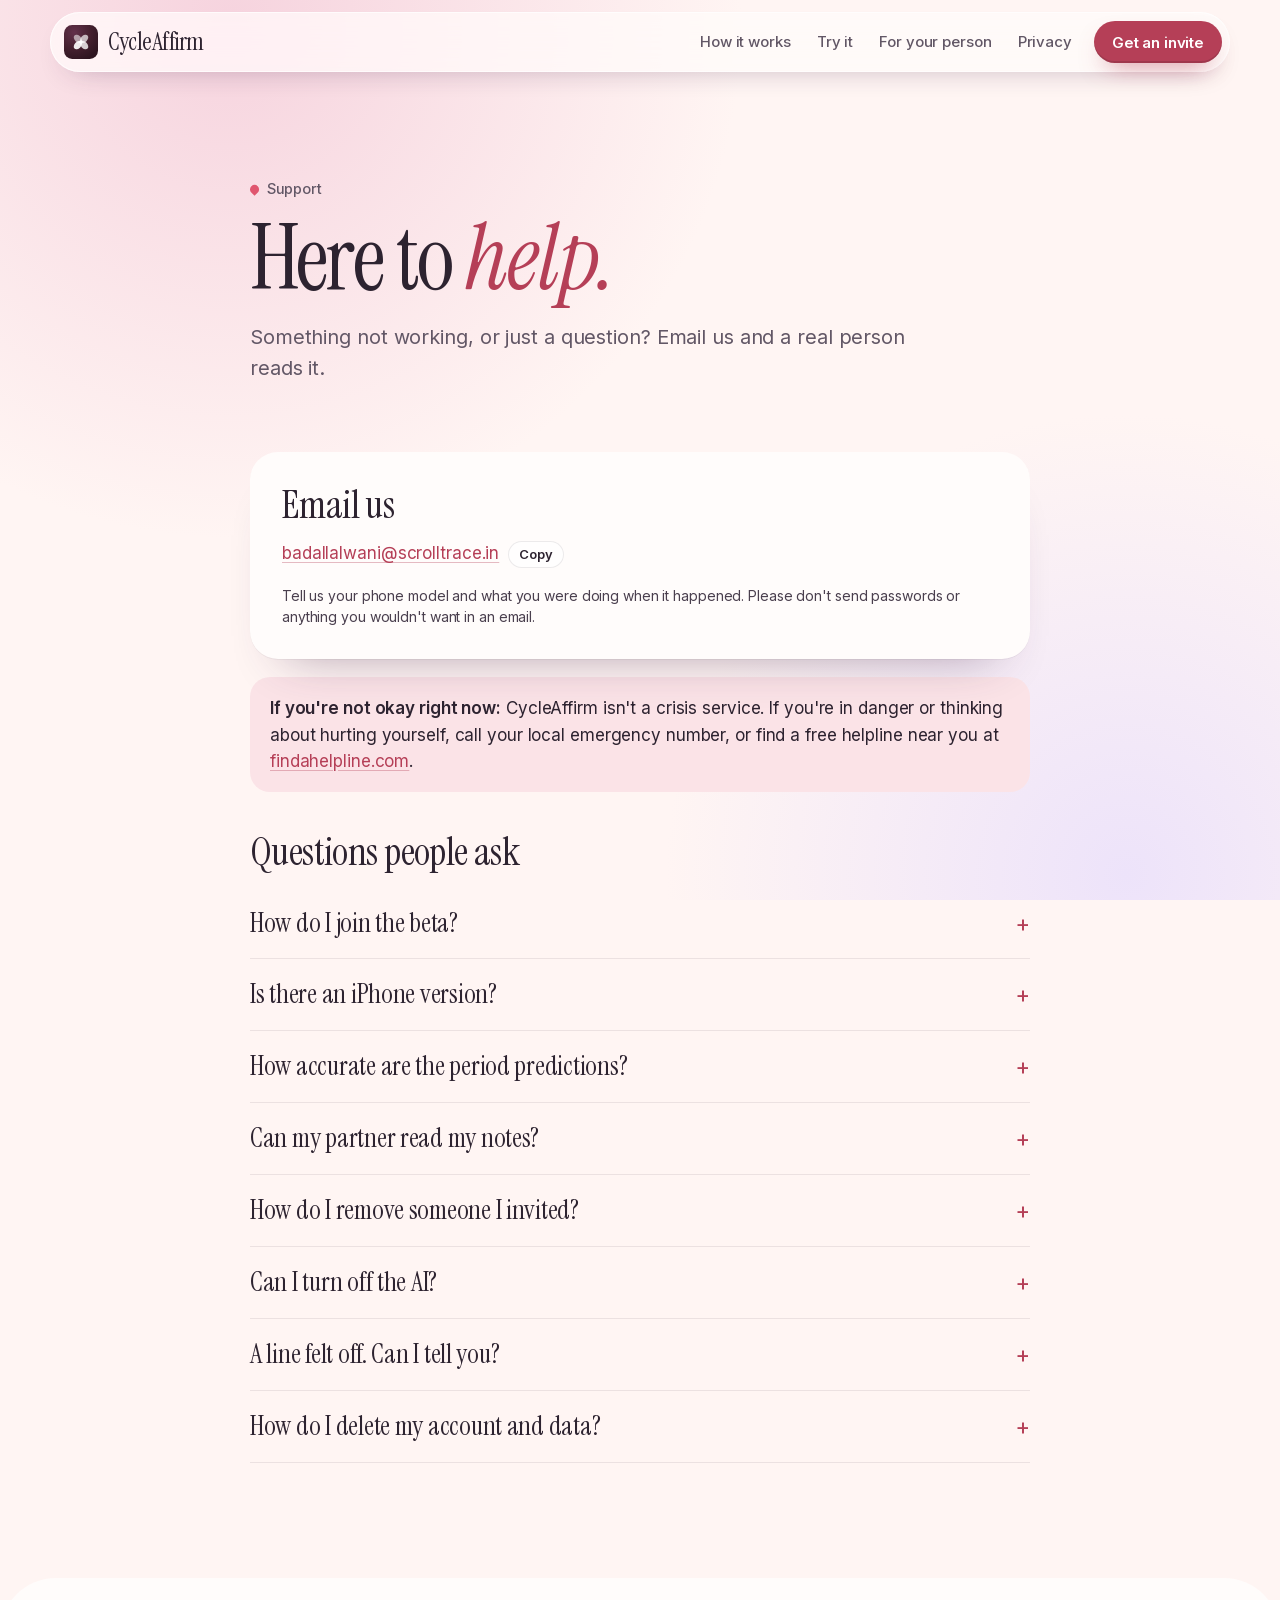
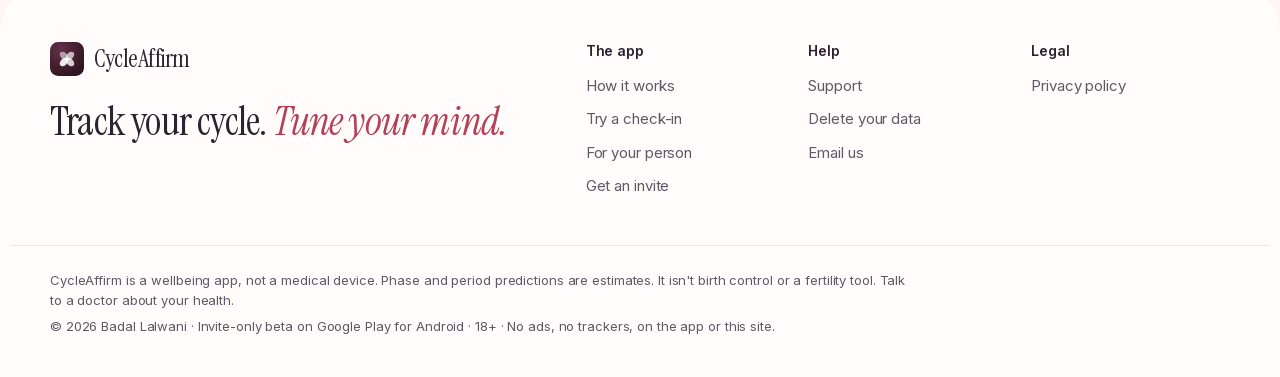
<file: support/index.html>
<!doctype html>
<html lang="en">
<head>
<meta charset="utf-8">
<meta name="viewport" content="width=device-width, initial-scale=1, viewport-fit=cover">

<meta http-equiv="Content-Security-Policy" content="default-src 'self'; img-src 'self' data:; style-src 'self'; script-src 'self'; font-src 'self'; connect-src 'self' https://script.google.com https://script.googleusercontent.com; object-src 'none'; base-uri 'self' https://cycleaffirm.in/; form-action 'self' mailto:">
<meta name="referrer" content="no-referrer">
<title>Support · CycleAffirm</title>
<meta name="description" content="Help with CycleAffirm: joining the beta, predictions, sharing with a partner, AI, notifications and deleting your data. Email us anytime.">
<link rel="canonical" href="https://cycleaffirm.in/support/">
<meta name="robots" content="index, follow">
<meta name="theme-color" content="#FFF5F3">
<meta name="color-scheme" content="light">
<meta property="og:type" content="website">
<meta property="og:site_name" content="CycleAffirm">
<meta property="og:title" content="Support · CycleAffirm">
<meta property="og:description" content="Help with CycleAffirm: joining the beta, predictions, sharing with a partner, AI, notifications and deleting your data. Email us anytime.">
<meta property="og:url" content="https://cycleaffirm.in/support/">
<meta property="og:image" content="https://cycleaffirm.in/assets/og.png">
<meta property="og:image:width" content="1200">
<meta property="og:image:height" content="630">
<meta property="og:image:alt" content="CycleAffirm: track your cycle, tune your mind. A four-petal flower in the four phase colours.">
<meta name="twitter:card" content="summary_large_image">
<link rel="icon" href="../assets/icons/favicon.svg" type="image/svg+xml">
<link rel="icon" href="../assets/icons/favicon-32.png" sizes="32x32" type="image/png">
<link rel="apple-touch-icon" href="../assets/icons/apple-touch-icon.png">
<link rel="manifest" href="../site.webmanifest">
<link rel="preload" href="../assets/fonts/InstrumentSerif-Regular.woff2" as="font" type="font/woff2" crossorigin>
<link rel="preload" href="../assets/fonts/InstrumentSerif-Italic.woff2" as="font" type="font/woff2" crossorigin>
<link rel="preload" href="../assets/fonts/Inter-Regular.woff2" as="font" type="font/woff2" crossorigin>
<link rel="stylesheet" href="../assets/site.css?v=23a6b36df2">
<script src="../assets/site.js?v=23a6b36df2" defer></script>

</head>
<body class="page-support" data-tint="neutral">
<a class="skip" href="#main">Skip to content</a>
<div class="backdrop" aria-hidden="true"></div>
<header class="site-header">
  <div class="header-pill">
    <a class="brand" href="../" aria-label="CycleAffirm, home">
      <svg class="brand-mark" viewBox="0 0 100 100" aria-hidden="true" focusable="false"><use href="#mark-tile"></use></svg>
      <span class="brand-name">CycleAffirm</span>
    </a>
    <nav class="nav" aria-label="Main">
      <a href="../#how">How it works</a>
      <a href="../#try">Try it</a>
      <a href="../#partners">For your person</a>
      <a href="../#privacy">Privacy</a>
    </nav>
    <a class="btn btn-rose btn-sm" href="../beta/">Get an invite</a>
  </div>
  <svg width="0" height="0" class="sprite" aria-hidden="true" focusable="false">
    <defs>
      <radialGradient id="mark-bg" cx="30%" cy="22%" r="85%">
        <stop offset="0" stop-color="#62304A"/>
        <stop offset=".55" stop-color="#45202F"/>
        <stop offset="1" stop-color="#2E1520"/>
      </radialGradient>
      <symbol id="mark-petals" viewBox="0 0 100 100">
        <ellipse cx="50" cy="37" rx="9.6" ry="14.3" fill="#fff" fill-opacity=".55" transform="rotate(-45 50 50)"/>
        <ellipse cx="50" cy="37" rx="9.6" ry="14.3" fill="#fff" fill-opacity=".67" transform="rotate(45 50 50)"/>
        <ellipse cx="50" cy="37" rx="9.6" ry="14.3" fill="#fff" fill-opacity=".79" transform="rotate(135 50 50)"/>
        <ellipse cx="50" cy="37" rx="9.6" ry="14.3" fill="#fff" fill-opacity=".91" transform="rotate(225 50 50)"/>
        <circle cx="50" cy="50" r="5" fill="#fff"/>
      </symbol>
      <symbol id="mark-tile" viewBox="0 0 100 100">
        <rect width="100" height="100" rx="24" fill="url(#mark-bg)"/>
        <use href="#mark-petals"/>
      </symbol>
      <symbol id="bloom" viewBox="0 0 100 100">
        <ellipse cx="50" cy="31" rx="15" ry="22" transform="rotate(45 50 50)"/>
        <ellipse cx="50" cy="31" rx="15" ry="22" transform="rotate(135 50 50)"/>
        <ellipse cx="50" cy="31" rx="15" ry="22" transform="rotate(225 50 50)"/>
        <ellipse cx="50" cy="31" rx="15" ry="22" transform="rotate(315 50 50)"/>
      </symbol>
    </defs>
  </svg>
</header>

<main id="main">
<section class="page-hero">
  <div class="wrap narrow">
    <p class="eyebrow">Support</p>
    <h1 class="display h1">Here to <em>help.</em></h1>
    <p class="lede">Something not working, or just a question? Email us and a real person reads it.</p>
  </div>
</section>

<section class="prose">
  <div class="wrap narrow">
    <div class="card">
      <h2>Email us</h2>
      <p><a href="mailto:badallalwani@scrolltrace.in?subject=CycleAffirm%20help">badallalwani@scrolltrace.in</a> <button class="copy" type="button" data-copy="badallalwani@scrolltrace.in">Copy</button></p>
      <p class="fine">Tell us your phone model and what you were doing when it happened. Please don't send passwords or anything you wouldn't want in an email.</p>
    </div>
    <div class="callout">
      <p><strong>If you're not okay right now:</strong> CycleAffirm isn't a crisis service. If you're in danger or thinking about hurting yourself, call your local emergency number, or find a free helpline near you at <a href="https://findahelpline.com" rel="noopener">findahelpline.com</a>.</p>
    </div>

    <h2>Questions people ask</h2>
    <div class="faq">
      <details>
        <summary>How do I join the beta?</summary>
        <div><p>CycleAffirm is in invite-only testing on Google Play, for Android and people 18 and over. <a href="../beta/">Request an invite</a> with the Google account you use on Play, and we'll add you as spots open.</p></div>
      </details>
      <details>
        <summary>Is there an iPhone version?</summary>
        <div><p>Not yet. The beta is Android only for now.</p></div>
      </details>
      <details>
        <summary>How accurate are the period predictions?</summary>
        <div><p>They're estimates. CycleAffirm works them out from the period dates you log and learns your average cycle length as you go. Bodies aren't clocks, so treat them as a heads-up, not a promise. CycleAffirm isn't birth control, a fertility tool or medical advice. Talk to a doctor about your health.</p></div>
      </details>
      <details>
        <summary>Can my partner read my notes?</summary>
        <div><p>No. Your notes are never shared with anyone you invite. A partner sees your phase and when your period's due, plus how each phase usually feels and your daily moods only if you switch those on. Family and friends see your phase, never when your period's due.</p></div>
      </details>
      <details>
        <summary>How do I remove someone I invited?</summary>
        <div><p>Go to <strong>You → People who support you</strong>, tap the person, then <strong>Remove and block</strong>. They lose access straight away and can't rejoin without a new code from you.</p></div>
      </details>
      <details>
        <summary>Can I turn off the AI?</summary>
        <div><p>Yes. Nothing goes to our AI provider, Anthropic, until you tap “I agree”, and you can switch off “AI-written affirmations” in Settings anytime. You'll still get lines from the app's library, matched to your phase and mood.</p></div>
      </details>
      <details>
        <summary>A line felt off. Can I tell you?</summary>
        <div><p>Please do. Tap <strong>Report</strong> under any affirmation, tip or note in the app, or email us. 👎 “Not for me” also teaches the app what to skip.</p></div>
      </details>
      <details>
        <summary>How do I delete my account and data?</summary>
        <div><p>In the app: <strong>You → Delete my account and data</strong>. No app any more? See <a href="../delete-account/">delete your data</a>.</p></div>
      </details>
    </div>
  </div>
</section>

</main>
<footer class="site-footer">
  <div class="wrap footer-inner">
    <div class="footer-brand">
      <a class="brand" href="../" aria-label="CycleAffirm, home">
        <svg class="brand-mark" viewBox="0 0 100 100" aria-hidden="true" focusable="false"><use href="#mark-tile"></use></svg>
        <span class="brand-name">CycleAffirm</span>
      </a>
      <p class="footer-tag">Track your cycle. <em>Tune your mind.</em></p>
    </div>
    <nav class="footer-nav" aria-label="Footer">
      <div>
        <h2 class="footer-h">The app</h2>
        <a href="../#how">How it works</a>
        <a href="../#try">Try a check-in</a>
        <a href="../#partners">For your person</a>
        <a href="../beta/">Get an invite</a>
      </div>
      <div>
        <h2 class="footer-h">Help</h2>
        <a href="../support/">Support</a>
        <a href="../delete-account/">Delete your data</a>
        <a href="mailto:badallalwani@scrolltrace.in">Email us</a>
      </div>
      <div>
        <h2 class="footer-h">Legal</h2>
        <a href="../privacy/">Privacy policy</a>
      </div>
    </nav>
  </div>
  <div class="wrap footer-fine">
    <p>CycleAffirm is a wellbeing app, not a medical device. Phase and period predictions are estimates. It isn't birth control or a fertility tool. Talk to a doctor about your health.</p>
    <p>© 2026 Badal Lalwani · Invite-only beta on Google Play for Android · 18+ · No ads, no trackers, on the app or this site.</p>
  </div>
</footer>

</body>
</html>
</file>
<file: assets/site.css>
/* CycleAffirm website. Tokens mirror app/lib/ui/theme.dart and backdrop.dart:
   soft pastels per phase, one solid rose (never a gradient), plum ink, rose-night
   for brand moments. Instrument Serif + Inter only. The look: light, petal-soft,
   a little scrapbook (stickers, taped photos), built around the logo's four petals. */

@font-face { font-family: "Instrument Serif"; src: url("fonts/InstrumentSerif-Regular.woff2") format("woff2"); font-weight: 400; font-style: normal; font-display: swap; }
@font-face { font-family: "Instrument Serif"; src: url("fonts/InstrumentSerif-Italic.woff2") format("woff2"); font-weight: 400; font-style: italic; font-display: swap; }
@font-face { font-family: "Inter"; src: url("fonts/Inter-Regular.woff2") format("woff2"); font-weight: 400; font-style: normal; font-display: swap; }
@font-face { font-family: "Inter"; src: url("fonts/Inter-Medium.woff2") format("woff2"); font-weight: 500; font-style: normal; font-display: swap; }
@font-face { font-family: "Inter"; src: url("fonts/Inter-SemiBold.woff2") format("woff2"); font-weight: 600; font-style: normal; font-display: swap; }

/* The backdrop colours glide between phase worlds (registered so they can transition). */
@property --base { syntax: "<color>"; inherits: true; initial-value: #FFF5F3; }
@property --glow { syntax: "<color>"; inherits: true; initial-value: #F6D3DE; }
@property --accent { syntax: "<color>"; inherits: true; initial-value: #EDE3FA; }

:root {
  --ink: #2D2330;
  --muted: #625766;
  --rose: #E0566F;
  --rose-deep: #B53F57;
  --rose-soft: #FBE3E7;
  --night: #2B1621;
  --night-2: #3B2131;
  --night-ink: #F7EEF1;
  --night-muted: #D2BEC8;
  --paper: #FFFCFB;
  --stroke: rgba(45, 35, 48, .09);
  /* Phase colours (deep, for text and dots) and petals (pastel). */
  --men: #D9536F; --fol: #3E9A73; --ovu: #D08A1E; --lut: #7B62C9;
  --men-p: #F6C2CF; --fol-p: #C3E5D2; --ovu-p: #FBD7A6; --lut-p: #D7CCF6;
  --men-ink: #B23D58; --fol-ink: #2C7A58; --ovu-ink: #94600F; --lut-ink: #5E47AE;
  --serif: "Instrument Serif", "Iowan Old Style", "Times New Roman", serif;
  --sans: "Inter", system-ui, -apple-system, "Segoe UI", Roboto, sans-serif;
  --wrap: 1180px;
  --gutter: clamp(16px, 4.5vw, 40px);
  --ease: cubic-bezier(.6, 0, .2, 1);
  --spring: cubic-bezier(.34, 1.4, .5, 1);
}

/* Phase worlds from BackdropTint.forPhase: blush, sage, honey, lavender. */
body { --base: #FFF5F3; --glow: #F6D3DE; --accent: #EDE3FA; }
body[data-tint="men"] { --base: #FBEDF0; --glow: #F6C2CF; --accent: #FDE0D6; }
body[data-tint="fol"] { --base: #EDF6F0; --glow: #C3E5D2; --accent: #F2F4DA; }
body[data-tint="ovu"] { --base: #FEF5E8; --glow: #FBD7A6; --accent: #FDE3EC; }
body[data-tint="lut"] { --base: #F2EEFB; --glow: #D7CCF6; --accent: #F7DCEB; }

*, *::before, *::after { box-sizing: border-box; }
html { -webkit-text-size-adjust: 100%; scroll-behavior: smooth; scroll-padding-top: 96px; }
body {
  margin: 0;
  background: var(--base);
  color: var(--ink);
  font: 400 1.0625rem/1.55 var(--sans);
  letter-spacing: -0.006em;
  -webkit-font-smoothing: antialiased;
  text-rendering: optimizeLegibility;
  overflow-x: clip;
  transition: --base 1.2s var(--ease), --glow 1.2s var(--ease), --accent 1.2s var(--ease);
}
img { max-width: 100%; height: auto; display: block; }
a { color: inherit; text-decoration-color: color-mix(in srgb, currentColor 35%, transparent); text-underline-offset: .18em; }
a:hover { text-decoration-color: var(--rose); }
:focus-visible { outline: 2px solid var(--rose-deep); outline-offset: 3px; border-radius: 8px; }
::selection { background: var(--rose-soft); color: var(--ink); }
p { margin: 0 0 1em; }
h1, h2, h3 { margin: 0; font-weight: 400; }
ul, ol { margin: 0; padding: 0; }
fieldset { border: 0; margin: 0; padding: 0; min-width: 0; }
.sprite { position: absolute; }
.sr { position: absolute; width: 1px; height: 1px; overflow: hidden; clip: rect(0 0 0 0); clip-path: inset(50%); white-space: nowrap; }
.nowrap { white-space: nowrap; }
.skip { position: absolute; left: 12px; top: -60px; z-index: 50; background: var(--night); color: #fff; padding: 10px 16px; border-radius: 12px; text-decoration: none; }
.skip:focus { top: 12px; }

/* A soft, slowly drifting pastel light behind everything, like the app's backdrop. */
.backdrop { position: fixed; inset: 0; z-index: -1; pointer-events: none; overflow: hidden; background: var(--base); }
.backdrop::before, .backdrop::after { content: ""; position: absolute; border-radius: 50%; }
.backdrop::before { width: 80vmax; height: 80vmax; top: -38vmax; left: -22vmax; background: radial-gradient(closest-side, var(--glow), transparent); animation: drift-a 26s ease-in-out infinite alternate; }
.backdrop::after { width: 72vmax; height: 72vmax; bottom: -34vmax; right: -24vmax; background: radial-gradient(closest-side, var(--accent), transparent); animation: drift-b 32s ease-in-out infinite alternate; }
@keyframes drift-a { to { transform: translate(12vmax, 8vmax) scale(1.08); } }
@keyframes drift-b { to { transform: translate(-10vmax, -6vmax) scale(1.1); } }

main { display: block; overflow-x: clip; }
.wrap { width: 100%; max-width: calc(var(--wrap) + 2 * var(--gutter)); margin: 0 auto; padding: 0 var(--gutter); }

/* Type */
.display { font-family: var(--serif); font-weight: 400; letter-spacing: -0.022em; line-height: 1; text-wrap: balance; }
.display em { font-style: italic; letter-spacing: -0.012em; color: var(--rose-deep); }
.h1 { font-size: clamp(3.3rem, 1.2rem + 5.6vw, 6.8rem); line-height: .94; }
.h2 { font-size: clamp(2.5rem, 1.5rem + 3.4vw, 4.4rem); line-height: 1; }
.lede { font-size: clamp(1.0625rem, 1rem + .3vw, 1.25rem); line-height: 1.55; color: var(--muted); max-width: 34em; text-wrap: pretty; }
.fine { font-size: .875rem; line-height: 1.5; color: var(--muted); }
.eyebrow { display: inline-flex; align-items: center; gap: .55em; margin: 0 0 1.1rem; font: 500 .9rem/1.3 var(--sans); color: var(--muted); }
.eyebrow::before { content: ""; width: .55rem; height: .55rem; border-radius: 50% 50% 50% 0; transform: rotate(-45deg); background: var(--rose); flex: none; }
.eyebrow--night { color: var(--night-muted); }

/* The hand-drawn underline under "Tune your mind." */
.squiggle { position: relative; display: inline-block; white-space: nowrap; }
.squiggle svg { position: absolute; left: 0; right: 0; bottom: -.12em; width: 100%; height: .2em; overflow: visible; }
.squiggle path { fill: none; stroke: var(--rose); stroke-width: 3; stroke-linecap: round; stroke-dasharray: 340; stroke-dashoffset: 340; animation: draw 1.4s .5s var(--ease) forwards; }
@keyframes draw { to { stroke-dashoffset: 0; } }

/* Buttons. Deep rose (#B53F57, the app's brandDeep) keeps white labels at AA contrast. */
.btn { display: inline-flex; align-items: center; justify-content: center; gap: .55em; min-height: 52px; padding: 0 26px; border-radius: 999px; border: 0; font: 600 1rem/1 var(--sans); letter-spacing: -0.01em; text-decoration: none; cursor: pointer; transition: transform .35s var(--spring), background-color .25s, box-shadow .25s; }
.btn:hover { transform: translateY(-2px); }
.btn:active { transform: scale(.97); }
.btn:disabled { opacity: .75; cursor: progress; transform: none; }
.btn-rose { background: var(--rose-deep); color: #fff; box-shadow: 0 12px 26px -12px rgba(181, 63, 87, .7), inset 0 -2px 0 rgba(0, 0, 0, .12); }
.btn-rose:hover { background: #A33650; }
.btn-ghost { background: rgba(255, 255, 255, .7); color: var(--ink); box-shadow: inset 0 0 0 1px var(--stroke), 0 8px 20px -14px rgba(60, 30, 70, .35); }
.btn-ghost:hover { background: #fff; }
.btn-sm { min-height: 42px; padding: 0 18px; font-size: .9375rem; }
.btn-lg { min-height: 58px; padding: 0 32px; font-size: 1.0625rem; }
.link-arrow { font-weight: 600; text-decoration: none; display: inline-flex; gap: .4em; align-items: center; color: var(--rose-deep); }
.link-arrow::after { content: "→"; transition: transform .25s var(--ease); }
.link-arrow:hover::after { transform: translateX(4px); }

/* Stickers: little rotated labels, like on a journal. */
.sticker { display: inline-flex; align-items: center; gap: .5em; margin: 0; padding: 8px 14px; border-radius: 999px; background: var(--paper); color: var(--ink); font: 500 .875rem/1.2 var(--sans); box-shadow: 0 1px 0 rgba(45, 35, 48, .06), 0 10px 22px -14px rgba(60, 30, 70, .45); }
.sticker svg { width: 1.05em; height: 1.05em; fill: var(--rose); }
.sticker--tilt { transform: rotate(-2.5deg); margin-bottom: 1.6rem; }

/* Header: a floating pill */
.site-header { position: sticky; top: 0; z-index: 20; padding: 12px var(--gutter) 0; }
.header-pill { max-width: var(--wrap); margin: 0 auto; display: flex; align-items: center; gap: 22px; min-height: 60px; padding: 8px 8px 8px 14px; border-radius: 999px; background: color-mix(in srgb, var(--paper) 72%, transparent); backdrop-filter: saturate(1.5) blur(16px); -webkit-backdrop-filter: saturate(1.5) blur(16px); box-shadow: inset 0 0 0 1px rgba(255, 255, 255, .7), 0 12px 30px -20px rgba(60, 30, 70, .45); }
.brand { display: inline-flex; align-items: center; gap: 10px; text-decoration: none; color: var(--ink); }
.brand-mark { width: 34px; height: 34px; flex: none; }
.brand-name { font-family: var(--serif); font-size: 1.55rem; letter-spacing: -0.02em; line-height: 1; }
.nav { display: flex; gap: 26px; margin-left: auto; }
.nav a { text-decoration: none; font-size: .9375rem; font-weight: 500; color: var(--muted); }
.nav a:hover { color: var(--ink); }
@media (max-width: 900px) { .nav { display: none; } .header-pill > .btn { margin-left: auto; } }
@media (max-width: 380px) { .brand-name { font-size: 1.3rem; } .header-pill > .btn { padding: 0 14px; font-size: .875rem; } }

/* The bloom: the logo's four petals, one per phase. */
.bloom svg { width: 100%; height: auto; overflow: visible; display: block; }
.petal ellipse { transform-box: fill-box; transform-origin: 50% 100%; transition: transform .9s var(--spring), fill .8s var(--ease), opacity .8s; mix-blend-mode: multiply; opacity: .78; }
.petal--men ellipse { fill: var(--men-p); } .petal--fol ellipse { fill: var(--fol-p); } .petal--ovu ellipse { fill: var(--ovu-p); } .petal--lut ellipse { fill: var(--lut-p); }
[data-active="men"] .petal--men ellipse, [data-active="fol"] .petal--fol ellipse, [data-active="ovu"] .petal--ovu ellipse, [data-active="lut"] .petal--lut ellipse { transform: scale(1.09); opacity: 1; }
[data-active="men"] .petal--men ellipse { fill: #F2A9BB; } [data-active="fol"] .petal--fol ellipse { fill: #A4D8BC; } [data-active="ovu"] .petal--ovu ellipse { fill: #F8C487; } [data-active="lut"] .petal--lut ellipse { fill: #C4B5F2; }
.bloom-heart { fill: var(--paper); r: 16; filter: drop-shadow(0 3px 8px rgba(60, 30, 70, .22)); }
.bloom-dot { fill: var(--rose); }
.bloom-spin { transform-box: fill-box; transform-origin: center; animation: spin 90s linear infinite; }
@keyframes spin { to { transform: rotate(360deg); } }
.is-paused .bloom-spin, .is-paused .ribbon-track { animation-play-state: paused; }

/* Hero */
.hero { padding: clamp(36px, 7vw, 88px) 0 clamp(56px, 8vw, 104px); }
.hero-grid { display: grid; grid-template-columns: minmax(0, 1.12fr) minmax(0, .88fr); gap: clamp(28px, 5vw, 72px); align-items: center; }
.hero-copy .lede { margin: 1.7rem 0 2.1rem; }
.actions { display: flex; flex-wrap: wrap; gap: 12px; }
.hero-art { position: relative; width: min(500px, 100%); justify-self: center; padding: 0 0 120px; }
.bloom--hero { width: 86%; margin: 0 auto; }
.hero-card { position: absolute; left: -6%; right: 4%; bottom: 0; margin: 0; padding: 22px 24px 18px; border-radius: 28px; background: color-mix(in srgb, var(--paper) 88%, transparent); backdrop-filter: blur(14px); -webkit-backdrop-filter: blur(14px); box-shadow: inset 0 0 0 1px rgba(255, 255, 255, .8), 0 30px 60px -30px rgba(60, 30, 70, .5); --c: var(--lut); --ci: var(--lut-ink); }
[data-active="men"] .hero-card { --c: var(--men); --ci: var(--men-ink); } [data-active="fol"] .hero-card { --c: var(--fol); --ci: var(--fol-ink); } [data-active="ovu"] .hero-card { --c: var(--ovu); --ci: var(--ovu-ink); }
.hero-card-label { display: flex; align-items: center; gap: .5em; margin: 0 0 .55rem; font-size: .875rem; font-weight: 600; color: var(--ci); transition: color .6s; }
.pdot { width: .55rem; height: .55rem; border-radius: 50%; background: var(--c, var(--rose)); transition: background-color .6s; flex: none; }
.pdot--lut { --c: var(--lut); }
.hero-card-text { margin: 0; min-height: 2.3em; font-family: var(--serif); font-size: clamp(1.6rem, 1.2rem + 1.1vw, 2.15rem); line-height: 1.1; letter-spacing: -0.015em; text-wrap: balance; transition: opacity .35s, transform .35s var(--ease); }
.hero-card-text.is-out { opacity: 0; transform: translateY(6px); }
.hero-card figcaption { margin-top: .8rem; font-size: .8125rem; color: var(--muted); padding-right: 76px; }
.pause { position: absolute; right: 14px; bottom: 12px; font: 500 .75rem/1 var(--sans); color: var(--muted); background: transparent; border: 0; border-radius: 999px; padding: 8px 10px; cursor: pointer; }
.pause:hover { color: var(--ink); background: rgba(45, 35, 48, .05); }
.hero-buddy { position: absolute; width: 56px; height: 56px; right: 2%; bottom: 128px; transform: rotate(6deg); filter: drop-shadow(0 6px 10px rgba(60, 30, 70, .2)); }
.sticker--est { position: absolute; top: 6%; right: -2%; transform: rotate(7deg); background: var(--night); color: var(--night-ink); }
@media (max-width: 960px) {
  .hero-grid { grid-template-columns: 1fr; }
  .hero-art { width: min(440px, 100%); }
  .hero-card { left: 0; right: 0; }
  .sticker--est { right: 0; }
}

/* Ribbon: a slow band of real lines from the app */
.ribbon { position: relative; background: var(--rose); color: #fff; transform: rotate(-1.6deg); margin: 0 -2vw; padding: 16px 0; overflow: hidden; box-shadow: 0 18px 40px -24px rgba(181, 63, 87, .6); }
.ribbon-track { display: flex; width: max-content; animation: marquee 70s linear infinite; }
.ribbon-list { display: flex; list-style: none; flex: none; }
.ribbon-list li { font-family: var(--serif); font-style: italic; font-size: clamp(1.5rem, 1.2rem + .8vw, 1.9rem); white-space: nowrap; padding: 0 1.1em; position: relative; }
.ribbon-list li::after { content: ""; position: absolute; right: -.28em; top: 50%; width: .5em; height: .5em; margin-top: -.25em; border-radius: 50% 50% 50% 0; transform: rotate(-45deg); background: rgba(255, 255, 255, .75); }
@keyframes marquee { to { transform: translateX(-50%); } }
.ribbon:hover .ribbon-track, .ribbon.is-paused .ribbon-track { animation-play-state: paused; }
.ribbon-pause { position: absolute; right: 12px; top: 50%; transform: translateY(-50%); font: 600 .75rem/1 var(--sans); color: var(--rose-deep); background: #fff; border: 0; border-radius: 999px; padding: 8px 12px; cursor: pointer; box-shadow: 0 6px 16px -8px rgba(0, 0, 0, .4); }

/* Section scaffolding */
section { position: relative; }
.section-head { max-width: 48rem; margin-bottom: clamp(36px, 5vw, 64px); }
.section-head .lede { margin-top: 1.4rem; }

/* Taped photos: real app screens, pinned like a scrapbook */
.polaroid { position: relative; margin: 0; padding: 10px 10px 40px; background: #fff; border-radius: 6px; box-shadow: 0 1px 2px rgba(45, 35, 48, .08), 0 30px 50px -28px rgba(60, 30, 70, .45); transform: rotate(-2.5deg); }
.polaroid img { border-radius: 3px; width: 100%; }
.polaroid figcaption { position: absolute; left: 0; right: 0; bottom: 9px; text-align: center; font-family: var(--serif); font-style: italic; font-size: 1.15rem; color: var(--muted); }
.polaroid::before { content: ""; position: absolute; top: -13px; left: 50%; width: 96px; height: 28px; margin-left: -48px; transform: rotate(-5deg); background: color-mix(in srgb, var(--rose) 30%, transparent); border-radius: 2px; }

/* How it works */
.how { padding: clamp(72px, 10vw, 140px) 0 clamp(48px, 6vw, 80px); }
.track { display: grid; grid-template-columns: minmax(0, .8fr) minmax(0, 1.2fr); gap: clamp(36px, 6vw, 96px); align-items: center; margin-bottom: clamp(56px, 8vw, 110px); }
.polaroid--ring { width: min(360px, 100%); justify-self: center; }
.track-steps { list-style: none; counter-reset: s; display: grid; gap: 30px; }
.track-steps li { counter-increment: s; display: grid; grid-template-columns: 3.2rem 1fr; column-gap: 16px; }
.track-steps li::before { content: counter(s, decimal-leading-zero); grid-row: span 2; font-family: var(--serif); font-style: italic; font-size: 2.2rem; line-height: 1; color: var(--rose-deep); }
.track-steps h3 { font-family: var(--serif); font-size: 1.9rem; line-height: 1.05; letter-spacing: -0.015em; margin-bottom: .4rem; }
.track-steps p { color: var(--muted); margin: 0; }
@media (max-width: 860px) { .track { grid-template-columns: 1fr; } .polaroid--ring { width: min(300px, 80%); } }

.journey { display: grid; grid-template-columns: minmax(0, .9fr) minmax(0, 1.1fr); gap: clamp(32px, 6vw, 96px); }
.journey-bloom { position: relative; }
.bloom--journey .petal ellipse { opacity: .5; }
.bloom--journey { position: sticky; top: calc(50vh - min(19vw, 230px)); width: min(100%, 420px); margin: 0 auto; }
.bloom-turn { transform-box: fill-box; transform-origin: center; transition: transform 1.2s var(--spring); }
.bloom--journey[data-active="men"] .bloom-turn { transform: rotate(-45deg); }
.bloom--journey[data-active="fol"] .bloom-turn { transform: rotate(-135deg); }
.bloom--journey[data-active="ovu"] .bloom-turn { transform: rotate(-225deg); }
.bloom--journey[data-active="lut"] .bloom-turn { transform: rotate(-315deg); }
.bloom-label { margin: 18px 0 0; text-align: center; font-weight: 500; color: var(--muted); }
.bloom-label [data-for] { display: none; }
.bloom--journey[data-active="men"] [data-for="men"], .bloom--journey[data-active="fol"] [data-for="fol"], .bloom--journey[data-active="ovu"] [data-for="ovu"], .bloom--journey[data-active="lut"] [data-for="lut"] { display: inline; }

.phases { list-style: none; }
.phase { min-height: 72vh; display: flex; flex-direction: column; justify-content: center; padding: 40px 0; --c: var(--men); --cp: var(--men-p); --ci: var(--men-ink); }
.phase[data-phase="fol"] { --c: var(--fol); --cp: var(--fol-p); --ci: var(--fol-ink); }
.phase[data-phase="ovu"] { --c: var(--ovu); --cp: var(--ovu-p); --ci: var(--ovu-ink); }
.phase[data-phase="lut"] { --c: var(--lut); --cp: var(--lut-p); --ci: var(--lut-ink); }
.phase-tag { align-self: flex-start; display: inline-flex; gap: .6em; align-items: baseline; margin: 0 0 1rem; padding: 8px 16px; border-radius: 999px; background: var(--cp); color: var(--ci); font-weight: 600; transform: rotate(-2deg); }
.phase-tag span { font-weight: 500; }
.phase-feel { color: var(--muted); margin: 0 0 1.4rem; }
.phase-line { margin: 0; }
.phase-line p { margin: 0; font-family: var(--serif); font-size: clamp(2.4rem, 1.4rem + 3.2vw, 4.3rem); line-height: 1.02; letter-spacing: -0.022em; text-wrap: balance; }
.phase-line p::before { content: "“"; color: var(--c); margin-left: -.42em; padding-right: .04em; }
.phase-line p::after { content: "”"; color: var(--c); }
.phase-meta { margin: 1.3rem 0 0; font-size: .875rem; color: var(--muted); }
.how-fine { max-width: 40rem; margin: 28px 0 0; }
@media (max-width: 900px) {
  .journey { grid-template-columns: 1fr; }
  .journey-bloom { display: none; }
  .phase { min-height: 0; padding: 28px 24px 30px; margin-bottom: 16px; border-radius: 28px; background: color-mix(in srgb, var(--cp) 38%, rgba(255, 255, 255, .75)); }
  .phase-line p::before { margin-left: 0; }
}

/* Try a check-in */
.try { padding: clamp(64px, 9vw, 120px) 0; }
.try-grid { display: grid; grid-template-columns: minmax(0, 1fr) minmax(0, 1fr); gap: clamp(36px, 6vw, 88px); align-items: start; }
.try-copy .lede { margin: 1.4rem 0 2rem; }
.points { list-style: none; display: grid; gap: 18px; }
.points li { padding-left: 24px; position: relative; color: var(--muted); }
.points li::before { content: ""; position: absolute; left: 0; top: .5em; width: .6rem; height: .6rem; border-radius: 50% 50% 50% 0; transform: rotate(-45deg); background: var(--lut-p); box-shadow: inset 0 0 0 1.5px var(--lut); }
.points strong { color: var(--ink); font-weight: 600; }
.polaroid--ci { width: min(250px, 70%); margin: 44px 0 0 10%; transform: rotate(3deg); }
.polaroid--ci::before { background: color-mix(in srgb, var(--lut) 30%, transparent); }

.demo { position: sticky; top: 104px; padding: clamp(22px, 3vw, 32px); border-radius: 32px; background: color-mix(in srgb, var(--paper) 86%, transparent); backdrop-filter: blur(14px); -webkit-backdrop-filter: blur(14px); box-shadow: inset 0 0 0 1px rgba(255, 255, 255, .8), 0 40px 80px -40px rgba(60, 30, 70, .45); --c: var(--lut); --cp: var(--lut-p); --ci: var(--lut-ink); }
.demo[data-phase="menstrual"] { --c: var(--men); --cp: var(--men-p); --ci: var(--men-ink); }
.demo[data-phase="follicular"] { --c: var(--fol); --cp: var(--fol-p); --ci: var(--fol-ink); }
.demo[data-phase="ovulatory"] { --c: var(--ovu); --cp: var(--ovu-p); --ci: var(--ovu-ink); }
.demo fieldset + fieldset { margin-top: 22px; }
.demo legend { font-weight: 600; font-size: 1rem; margin-bottom: 12px; padding: 0; }
.demo legend span { font-weight: 400; color: var(--muted); font-size: .875rem; margin-left: .4em; }
.chips { display: flex; flex-wrap: wrap; gap: 8px; }
.chip { position: relative; cursor: pointer; }
.chip input { position: absolute; opacity: 0; width: 1px; height: 1px; }
.chip span { display: inline-flex; align-items: center; gap: .45em; padding: 9px 14px; border-radius: 999px; background: #fff; font-size: .9375rem; font-weight: 500; color: var(--ink); box-shadow: inset 0 0 0 1px var(--stroke); transition: background-color .2s, box-shadow .2s, transform .3s var(--spring); }
.chip:hover span { transform: translateY(-1px); }
.chip input:checked + span { background: var(--cp); color: var(--ci); box-shadow: inset 0 0 0 1.5px color-mix(in srgb, var(--c) 55%, transparent); }
.chip input:focus-visible + span { outline: 2px solid var(--rose-deep); outline-offset: 2px; }
.chip--men { --c: var(--men); --cp: var(--men-p); --ci: var(--men-ink); }
.chip--fol { --c: var(--fol); --cp: var(--fol-p); --ci: var(--fol-ink); }
.chip--ovu { --c: var(--ovu); --cp: var(--ovu-p); --ci: var(--ovu-ink); }
.chip--lut { --c: var(--lut); --cp: var(--lut-p); --ci: var(--lut-ink); }
.chip--men span::before, .chip--fol span::before, .chip--ovu span::before, .chip--lut span::before { content: ""; width: .5rem; height: .5rem; border-radius: 50%; background: var(--c); }
.demo-result { margin-top: 26px; padding: 22px 22px 18px; border-radius: 24px; background: linear-gradient(135deg, color-mix(in srgb, var(--cp) 70%, #fff), #FFFDFD 75%); box-shadow: inset 0 0 0 1px color-mix(in srgb, var(--c) 25%, transparent); }
.demo-label { margin: 0 0 .6rem; font-size: .875rem; font-weight: 600; color: var(--ci); }
.demo-line { margin: 0 0 1rem; min-height: 2.3em; font-family: var(--serif); font-size: clamp(1.7rem, 1.3rem + 1.1vw, 2.3rem); line-height: 1.1; letter-spacing: -0.015em; text-wrap: balance; transition: opacity .3s, transform .3s var(--ease); }
.demo-line.is-out { opacity: 0; transform: translateY(6px); }
.demo-fine { margin: 14px 0 0; }
@media (max-width: 960px) { .try-grid { grid-template-columns: 1fr; } .demo { position: relative; top: 0; } .polaroid--ci { display: none; } }

/* For your person: a night brand moment, love-note soft */
.night { background: var(--night); color: var(--night-ink); }
.night .lede, .night .fine { color: var(--night-muted); }
.night :focus-visible { outline-color: #F3A5B4; }
.partners { padding: clamp(80px, 11vw, 150px) 0; border-radius: clamp(32px, 6vw, 72px); margin: clamp(24px, 4vw, 40px) clamp(0px, 1.5vw, 20px); }
.partners .display em { color: #F5B1BF; }
.steps { list-style: none; display: grid; grid-template-columns: repeat(4, minmax(0, 1fr)); gap: clamp(16px, 2vw, 28px); }
.step h3 { font-family: var(--serif); font-size: 1.8rem; line-height: 1.06; letter-spacing: -0.015em; margin: .35rem 0 .6rem; }
.step p { color: var(--night-muted); font-size: .96875rem; }
.step .step-n { font-family: var(--serif); font-style: italic; font-size: 1.4rem; line-height: 1; color: #F5B1BF; margin: 26px 0 0; }
.step-art { position: relative; aspect-ratio: 4 / 5; border-radius: 26px; overflow: hidden; display: flex; flex-direction: column; justify-content: center; padding: 18px; }
.step:nth-child(odd) .step-art { transform: rotate(-1.2deg); }
.step:nth-child(even) .step-art { transform: rotate(1deg); }
.step-art p { margin: 0; }
.step-art--photo { background: radial-gradient(120% 90% at 30% 0%, #F7DCEB, #FBE3E7 60%, #F6D3DE); overflow: visible; }
.polaroid--step { width: 86%; margin: 0 auto; padding-bottom: 10px; transform: rotate(-3deg); }
.polaroid--step::before { background: color-mix(in srgb, var(--lut) 35%, transparent); }
.step-art--tip { background: radial-gradient(120% 90% at 70% 0%, #E9E2FB, #F2EEFB 60%); gap: 14px; }
.mini-today { background: rgba(255, 255, 255, .75); border-radius: 18px; padding: 14px; color: var(--ink); }
.step-art .mini-kicker { font-family: var(--serif); font-size: 1.6rem; line-height: 1; color: var(--ink); margin-bottom: 8px; }
.step-art .mini-phase { display: flex; align-items: center; gap: .5em; font-size: .8125rem; color: var(--muted); }
.tip { display: flex; gap: 8px; align-items: flex-end; }
.tip-buddy { width: 46px; height: 46px; flex: none; }
.step-art .tip p { background: var(--paper); color: var(--ink); font-size: .875rem; line-height: 1.4; font-weight: 500; padding: 12px 14px; border-radius: 18px 18px 18px 6px; box-shadow: 0 10px 30px -14px rgba(60, 30, 70, .5); }
.step-art--clock { gap: 18px; background: radial-gradient(120% 90% at 30% 0%, #4E2A3D, var(--night-2) 70%); box-shadow: inset 0 0 0 1px rgba(255, 255, 255, .06); }
.step-art .clock { font-family: var(--serif); font-size: clamp(3.4rem, 5vw, 4.6rem); line-height: 1; letter-spacing: -0.03em; text-align: center; color: #fff; }
.step-art .clock span { font-size: .42em; letter-spacing: 0; color: var(--night-muted); }
.notif { display: flex; gap: 10px; align-items: flex-start; background: rgba(255, 252, 251, .95); color: var(--ink); border-radius: 18px; padding: 12px; box-shadow: 0 16px 40px -16px rgba(0, 0, 0, .6); }
.notif-icon { width: 30px; height: 30px; flex: none; }
.step-art .notif-app { font-size: .75rem; color: var(--muted); }
.step-art .notif-title { font-weight: 600; font-size: .875rem; color: var(--ink); }
.step-art .notif-body { font-size: .8125rem; line-height: 1.35; color: var(--ink); }
.step-art--widget { align-items: center; gap: 12px; background: radial-gradient(120% 90% at 70% 0%, #E9DDF6, #F7DCEB 55%, #FCE3E8); }
.widget { display: flex; gap: 12px; align-items: center; width: 100%; padding: 16px; border-radius: 24px; background: #F0EBFB; color: var(--ink); box-shadow: 0 18px 40px -18px rgba(60, 30, 70, .45); }
.widget-buddy { width: 52px; height: 52px; flex: none; }
.step-art .widget-from { font-size: .6875rem; font-weight: 600; letter-spacing: .06em; text-transform: uppercase; color: var(--men-ink); margin-bottom: 4px; }
.step-art .widget-note { font-family: var(--serif); font-size: 1.2rem; line-height: 1.15; color: var(--ink); }
.step-art .widget-cap { font-family: var(--serif); font-style: italic; font-size: 1.05rem; color: var(--muted); }
.partners-fine { margin: clamp(36px, 4vw, 52px) 0 0; color: var(--night-muted); max-width: 44rem; }
@media (max-width: 1080px) { .steps { grid-template-columns: repeat(2, minmax(0, 1fr)); row-gap: 52px; } }
@media (max-width: 560px) { .steps { grid-template-columns: 1fr; } .step-art { aspect-ratio: auto; min-height: 300px; } .polaroid--step { width: 70%; } .partners { margin-left: 0; margin-right: 0; } }

/* Pinky promises */
.privacy { padding: clamp(64px, 9vw, 120px) 0; }
.promises { list-style: none; display: grid; grid-template-columns: repeat(4, minmax(0, 1fr)); gap: 18px; margin-bottom: 36px; }
.promises li { position: relative; padding: 30px 22px 14px; border-radius: 22px; background: var(--paper); box-shadow: 0 1px 0 rgba(45, 35, 48, .05), 0 24px 40px -30px rgba(60, 30, 70, .45); }
.promises li:nth-child(1) { transform: rotate(-1.5deg); } .promises li:nth-child(2) { transform: rotate(1deg); } .promises li:nth-child(3) { transform: rotate(-.6deg); } .promises li:nth-child(4) { transform: rotate(1.4deg); }
.promises li::before { content: ""; position: absolute; top: -11px; left: 22px; width: 70px; height: 24px; transform: rotate(-4deg); border-radius: 2px; background: color-mix(in srgb, var(--c, var(--rose)) 30%, transparent); }
.promises li:nth-child(2) { --c: var(--lut); } .promises li:nth-child(3) { --c: var(--ovu); } .promises li:nth-child(4) { --c: var(--fol); }
.promises h3 { font-family: var(--serif); font-size: 1.75rem; line-height: 1.06; letter-spacing: -0.015em; margin-bottom: .7rem; }
.promises p { color: var(--muted); font-size: .96875rem; }
.promises a { color: var(--rose-deep); }
@media (max-width: 960px) { .promises { grid-template-columns: repeat(2, minmax(0, 1fr)); row-gap: 28px; } }
@media (max-width: 560px) { .promises { grid-template-columns: 1fr; } }

/* The invitation */
.beta { padding: 0 0 clamp(72px, 10vw, 130px); }
.invite { position: relative; display: grid; grid-template-columns: minmax(0, 1.1fr) minmax(0, .9fr); gap: clamp(28px, 5vw, 72px); align-items: center; padding: clamp(36px, 6vw, 76px); border-radius: 40px; background: var(--paper); box-shadow: 0 1px 0 rgba(45, 35, 48, .05), 0 50px 90px -50px rgba(60, 30, 70, .55); }
.invite::after { content: ""; position: absolute; inset: 12px; border-radius: 30px; border: 1.5px dashed color-mix(in srgb, var(--rose) 35%, transparent); pointer-events: none; }
.invite-seal { position: absolute; top: -34px; right: clamp(24px, 6vw, 72px); width: 76px; height: 76px; border-radius: 50%; background: var(--rose-deep); display: grid; place-items: center; transform: rotate(-12deg); box-shadow: 0 12px 24px -10px rgba(181, 63, 87, .7), inset 0 -3px 0 rgba(0, 0, 0, .15); }
.invite-seal svg { width: 62%; height: 62%; }
.invite-copy .lede { margin: 1.3rem 0 1.4rem; }
.invite-facts { list-style: none; display: flex; flex-wrap: wrap; gap: 8px; }
.invite-facts li { padding: 7px 12px; border-radius: 999px; background: var(--rose-soft); color: var(--men-ink); font-size: .875rem; font-weight: 500; }
.invite-form { position: relative; z-index: 1; display: grid; gap: 14px; }
.field { display: grid; gap: 8px; }
.field-label { font-weight: 600; font-size: .9375rem; }
.field input { width: 100%; min-height: 56px; padding: 0 20px; border-radius: 999px; border: 0; background: #fff; font: 400 1.0625rem var(--sans); color: var(--ink); box-shadow: inset 0 0 0 1.5px rgba(45, 35, 48, .14); transition: box-shadow .2s; }
.field input::placeholder { color: #8A7F8D; }
.field input:focus { outline: none; box-shadow: inset 0 0 0 2px var(--rose-deep), 0 0 0 5px var(--rose-soft); }
.check { display: flex; gap: 10px; align-items: flex-start; font-size: .9375rem; cursor: pointer; }
.check input { width: 20px; height: 20px; margin: 1px 0 0; accent-color: var(--rose-deep); flex: none; }
.form-error { margin: 0; color: var(--rose-deep); font-weight: 500; font-size: .9375rem; }
.form-error.is-ok { color: var(--fol-ink); }
.invite-form .btn { justify-self: start; }
.invite-form .fine { margin: 2px 0 0; }
.invite-form .fine a { color: var(--rose-deep); overflow-wrap: anywhere; }
@media (max-width: 860px) { .invite { grid-template-columns: 1fr; border-radius: 32px; } }

/* Inner pages */
.page-hero { padding: clamp(48px, 8vw, 104px) 0 clamp(28px, 4vw, 48px); }
.narrow { max-width: calc(780px + 2 * var(--gutter)); }
.page-hero .lede { margin-top: 1.3rem; }
.prose { padding-bottom: clamp(64px, 9vw, 120px); }
.prose h2 { font-family: var(--serif); font-size: clamp(1.9rem, 1.5rem + 1.2vw, 2.5rem); line-height: 1.08; letter-spacing: -0.015em; margin: 2.4rem 0 .9rem; }
.prose h3 { font-weight: 600; font-size: 1.0625rem; margin: 1.6rem 0 .5rem; }
.prose p, .prose li { color: #4A3F4E; }
.prose ul, .prose ol { padding-left: 1.3em; margin: 0 0 1.1em; }
.prose li { margin-bottom: .45em; }
.prose a { color: var(--rose-deep); }
.prose a.btn-rose, .legal a.btn-rose { color: #fff; }
.card { position: relative; padding: clamp(22px, 3vw, 32px); border-radius: 28px; background: var(--paper); box-shadow: 0 1px 0 rgba(45, 35, 48, .05), 0 30px 50px -36px rgba(60, 30, 70, .45); margin: 0 0 18px; }
.card > :last-child { margin-bottom: 0; }
.card h2:first-child, .card h3:first-child { margin-top: 0; }
.steps-list { list-style: none; counter-reset: s; padding: 0 !important; display: grid; gap: 14px; }
.steps-list li { counter-increment: s; display: grid; grid-template-columns: 2.4rem 1fr; gap: 12px; margin: 0; }
.steps-list li::before { content: counter(s); display: grid; place-items: center; width: 2.1rem; height: 2.1rem; border-radius: 50%; background: var(--rose-soft); color: var(--men-ink); font-weight: 600; font-size: .9375rem; }
.two-col { display: grid; grid-template-columns: 1fr 1fr; gap: 18px; }
@media (max-width: 760px) { .two-col { grid-template-columns: 1fr; } }
.copy { font: 600 .8125rem/1 var(--sans); color: var(--ink); background: rgba(255, 255, 255, .8); border: 0; border-radius: 999px; padding: 7px 11px; margin-left: 4px; cursor: pointer; box-shadow: inset 0 0 0 1px var(--stroke); vertical-align: middle; }
.copy:hover { background: #fff; }
.faq details { border-bottom: 1px solid var(--stroke); }
.faq summary { list-style: none; cursor: pointer; display: flex; justify-content: space-between; gap: 16px; align-items: baseline; padding: 20px 0; font-family: var(--serif); font-size: clamp(1.4rem, 1.2rem + .6vw, 1.75rem); line-height: 1.15; letter-spacing: -0.01em; }
.faq summary::-webkit-details-marker { display: none; }
.faq summary::after { content: "+"; font-family: var(--sans); font-size: 1.4rem; color: var(--rose-deep); transition: transform .3s var(--ease); flex: none; }
.faq details[open] summary::after { transform: rotate(45deg); }
.faq details > div { padding: 0 0 20px; }
.callout { padding: 18px 20px; border-radius: 20px; background: var(--rose-soft); color: var(--ink); margin: 0 0 18px; }
.callout p { margin: 0; color: var(--ink); }

/* The privacy policy, as written in docs/publish, in the site's clothes */
.legal { padding-bottom: clamp(64px, 9vw, 120px); }
.legal header h1 { font-family: var(--serif); font-weight: 400; font-size: clamp(2.6rem, 1.6rem + 3.4vw, 4.4rem); line-height: 1; letter-spacing: -0.022em; margin: 0 0 1rem; }
.legal .meta { color: var(--muted); font-size: .9375rem; }
.legal h2 { font-family: var(--serif); font-size: clamp(1.8rem, 1.4rem + 1vw, 2.3rem); line-height: 1.08; letter-spacing: -0.015em; margin: 2.6rem 0 .9rem; padding-top: 1.2rem; border-top: 1px solid var(--stroke); }
.legal h3 { font-weight: 600; font-size: 1.0625rem; margin: 1.6rem 0 .5rem; }
.legal p, .legal li, .legal td { color: #4A3F4E; }
.legal ul, .legal ol { padding-left: 1.3em; margin: 0 0 1.1em; }
.legal li { margin-bottom: .45em; }
.legal a { color: var(--rose-deep); }
.legal .summary { background: var(--paper); border-radius: 28px; padding: 26px 26px 10px; margin: 0 0 28px; box-shadow: 0 30px 50px -36px rgba(60, 30, 70, .45); }
.legal .summary h2 { border: 0; margin: 0 0 12px; padding: 0; }
.legal nav ol { columns: 2; column-gap: 28px; font-size: .9375rem; }
.legal .card { padding: 18px 20px 6px; border-radius: 20px; }
.legal .help { border-left: 3px solid var(--rose); padding: 10px 16px; background: var(--paper); border-radius: 0 14px 14px 0; margin: 0 0 16px; }
.legal .owner { background: #FFF6E0; border-radius: 6px; padding: 0 4px; font-weight: 600; }
.legal .table-wrap { overflow-x: auto; margin: 0 0 16px; background: var(--paper); border-radius: 18px; }
.legal table { border-collapse: collapse; width: 100%; font-size: .9375rem; }
.legal th, .legal td { text-align: left; vertical-align: top; padding: 12px 14px; border-bottom: 1px solid var(--stroke); }
.legal th { font-weight: 600; }
.legal footer { margin-top: 40px; color: var(--muted); font-size: .9375rem; }
@media (max-width: 560px) {
  .legal nav ol { columns: 1; }
  .legal table, .legal thead, .legal tbody, .legal tr, .legal th, .legal td { display: block; }
  .legal thead { display: none; }
  .legal tr { border-bottom: 1px solid var(--stroke); padding: 8px 0; }
  .legal td { border: 0; padding: 4px 14px; }
  .legal td::before { content: attr(data-label); display: block; font-size: .8rem; color: var(--muted); font-weight: 600; }
}

/* Footer */
.site-footer { padding: 64px 0 40px; background: var(--paper); border-radius: clamp(28px, 5vw, 56px) clamp(28px, 5vw, 56px) 0 0; }
.footer-inner { display: grid; grid-template-columns: minmax(0, 1fr) minmax(0, 1.3fr); gap: 40px; }
.footer-tag { margin: 18px 0 0; font-family: var(--serif); font-size: clamp(1.8rem, 1.4rem + 1.4vw, 2.6rem); line-height: 1.02; letter-spacing: -0.02em; }
.footer-tag em { color: var(--rose-deep); }
.footer-nav { display: grid; grid-template-columns: repeat(3, minmax(0, 1fr)); gap: 24px; }
.footer-nav div { display: grid; gap: 10px; align-content: start; }
.footer-h { font: 600 .875rem/1.3 var(--sans); color: var(--ink); margin-bottom: 4px; }
.footer-nav a { text-decoration: none; color: var(--muted); font-size: .9375rem; }
.footer-nav a:hover { color: var(--ink); }
.footer-fine { margin-top: 48px; padding-top: 24px; border-top: 1px solid var(--stroke); display: grid; gap: 6px; }
.footer-fine p { margin: 0; font-size: .8125rem; color: var(--muted); max-width: 54rem; }
@media (max-width: 820px) { .footer-inner { grid-template-columns: 1fr; } }
@media (max-width: 480px) { .footer-nav { grid-template-columns: 1fr 1fr; } }

/* Beta list: done state, honeypot */
.hp { position: absolute; left: -9999px; width: 1px; height: 1px; overflow: hidden; }
.invite-done .display { font-size: clamp(2rem, 1.6rem + 1.4vw, 2.8rem); margin: 0 0 .6rem; }
.invite-done .display em { color: var(--rose-deep); font-style: italic; }
.hero-quiz { display: inline-flex; align-items: center; gap: .5em; margin-top: 20px; padding: 6px 2px; background: none; border: 0; font: 500 .9375rem var(--sans); color: var(--rose-deep); cursor: pointer; text-decoration: underline; text-decoration-color: color-mix(in srgb, var(--rose) 40%, transparent); text-underline-offset: .25em; }
.hero-quiz svg { width: 1.1em; height: 1.1em; fill: var(--rose); transition: transform .6s var(--spring); }
.hero-quiz:hover svg { transform: rotate(90deg) scale(1.15); }

.join-steps { list-style: none; display: grid; gap: 14px; margin: 4px 0 18px; padding: 0; text-align: left; }
.join-steps li { display: grid; gap: 6px; justify-items: start; }
.join-steps span { font-size: .875rem; color: var(--muted); }
[data-step="done"] .join-steps { justify-items: center; text-align: center; }
[data-step="done"] .join-steps li { justify-items: center; }

/* The bloom quiz: shown once, before the site */
html.show-intro { overflow: hidden; }
.intro { position: fixed; inset: 0; z-index: 100; display: none; overflow-y: auto; overscroll-behavior: contain; padding: max(16px, env(safe-area-inset-top)) 16px max(16px, env(safe-area-inset-bottom)); background: radial-gradient(90% 70% at 12% 0%, #F8D6E0, transparent 62%), radial-gradient(80% 70% at 100% 100%, #E6DCFA, transparent 60%), radial-gradient(60% 50% at 90% 10%, #FDE7CF, transparent 60%), #FFF5F3; --bp: #F2A9BB; --bi: var(--men-ink); }
.show-intro .intro { display: flex; }
.intro[data-bloom="fol"] { --bp: #A4D8BC; --bi: var(--fol-ink); }
.intro[data-bloom="ovu"] { --bp: #F8C487; --bi: var(--ovu-ink); }
.intro[data-bloom="lut"] { --bp: #C4B5F2; --bi: var(--lut-ink); }
.intro.is-leaving { animation: intro-out .65s var(--ease) forwards; }
@keyframes intro-out { to { opacity: 0; transform: scale(1.03); visibility: hidden; } }

.intro-sky { position: fixed; inset: 0; pointer-events: none; overflow: hidden; }
.fl { position: absolute; bottom: -70px; width: 22px; height: 22px; opacity: .85; animation: rise 19s linear infinite; }
.fl-1 { left: 4%; fill: var(--men-p); animation-delay: -2s; }
.fl-2 { left: 13%; width: 34px; height: 34px; fill: var(--lut-p); animation-duration: 24s; animation-delay: -11s; }
.fl-3 { left: 24%; width: 16px; height: 16px; fill: var(--ovu-p); animation-delay: -6s; }
.fl-4 { left: 35%; fill: var(--fol-p); animation-duration: 22s; animation-delay: -15s; }
.fl-5 { left: 47%; width: 28px; height: 28px; fill: var(--men-p); animation-duration: 26s; animation-delay: -4s; }
.fl-6 { left: 58%; width: 14px; height: 14px; fill: var(--lut-p); animation-delay: -13s; }
.fl-7 { left: 67%; width: 30px; height: 30px; fill: var(--ovu-p); animation-duration: 23s; animation-delay: -9s; }
.fl-8 { left: 76%; fill: var(--fol-p); animation-delay: -17s; }
.fl-9 { left: 85%; width: 36px; height: 36px; fill: var(--men-p); animation-duration: 28s; animation-delay: -20s; }
.fl-10 { left: 93%; width: 18px; height: 18px; fill: var(--lut-p); animation-delay: -7s; }
.fl-11 { left: 30%; width: 12px; height: 12px; fill: #F3A5B4; animation-duration: 17s; animation-delay: -12s; }
.fl-12 { left: 71%; width: 12px; height: 12px; fill: #C4B5F2; animation-duration: 16s; animation-delay: -3s; }
@keyframes rise { from { transform: translate(0, 0) rotate(0deg); } 50% { transform: translate(24px, -58vh) rotate(140deg); } to { transform: translate(-10px, -118vh) rotate(280deg); } }

.intro-card { position: relative; margin: auto; width: min(600px, 100%); padding: clamp(20px, 4vw, 36px); border-radius: 36px; background: rgba(255, 252, 251, .88); backdrop-filter: blur(18px); -webkit-backdrop-filter: blur(18px); box-shadow: inset 0 0 0 1px rgba(255, 255, 255, .9), 0 50px 100px -50px rgba(60, 30, 70, .55); animation: card-in .8s var(--spring) both; }
@keyframes card-in { from { opacity: 0; transform: translateY(18px) scale(.96); } }
.intro-top { display: flex; align-items: center; gap: 10px; min-height: 44px; margin-bottom: 18px; }
.intro-progress { width: 44px; height: 44px; flex: none; }
.ip { fill: #F1E6EA; transform-box: fill-box; transform-origin: 50% 100%; transition: fill .5s var(--ease), transform .7s var(--spring); mix-blend-mode: multiply; }
.ip.is-men { fill: #F2A9BB; } .ip.is-fol { fill: #A4D8BC; } .ip.is-ovu { fill: #F8C487; } .ip.is-lut { fill: #C4B5F2; }
.ip[class*="is-"] { transform: scale(1.08); }
.ip-heart { fill: #fff; }
.intro-count { margin: 0; font-size: .875rem; font-weight: 600; color: var(--muted); }
.intro-skip { margin-left: auto; padding: 10px 12px; border: 0; border-radius: 999px; background: none; font: 500 .875rem var(--sans); color: var(--muted); cursor: pointer; }
.intro[data-done] .intro-skip { visibility: hidden; }
.intro-skip:hover { background: rgba(45, 35, 48, .05); color: var(--ink); }

.intro-step { display: none; }
.intro-step.is-active { display: block; animation: step-in .55s var(--ease) both; }
@keyframes step-in { from { opacity: 0; transform: translateX(16px); } }
.intro-kicker { margin: 0 0 .25rem; font-family: var(--serif); font-style: italic; font-size: 1.45rem; color: var(--rose-deep); }
.intro-title { font-size: clamp(2.2rem, 1.5rem + 2.6vw, 3.3rem); line-height: 1.02; margin: 0 0 1rem; outline: none; }
.intro-sub { margin: 0 0 1.5rem; font-size: 1.0625rem; color: var(--muted); }
.intro-actions { display: flex; flex-wrap: wrap; align-items: center; gap: 12px; }
.intro-actions--center { justify-content: center; }
.intro-link { padding: 8px 6px; border: 0; background: none; font: 500 .9375rem var(--sans); color: var(--muted); text-decoration: underline; text-underline-offset: .22em; cursor: pointer; }
.intro-link:hover { color: var(--ink); }

.opts { display: grid; grid-template-columns: 1fr 1fr; gap: 10px; }
.opt { position: relative; display: flex; flex-direction: column; align-items: flex-start; justify-content: space-between; gap: 12px; min-height: 116px; padding: 16px; border: 0; border-radius: 22px; background: #fff; color: var(--ink); font: 500 1rem/1.3 var(--sans); text-align: left; cursor: pointer; box-shadow: inset 0 0 0 1px var(--stroke), 0 10px 24px -18px rgba(60, 30, 70, .45); transition: transform .4s var(--spring), box-shadow .25s, background-color .3s; }
.opt:hover { transform: translateY(-3px) rotate(-.7deg); box-shadow: inset 0 0 0 1.5px rgba(181, 63, 87, .3), 0 16px 30px -18px rgba(60, 30, 70, .5); }
.opt:nth-child(even):hover { transform: translateY(-3px) rotate(.7deg); }
.opt:active { transform: scale(.97); }
.opt-emoji { font-size: 1.9rem; line-height: 1; }
.opt.is-picked { transform: scale(1.04) rotate(-1deg); }
.opt.b-men { background: #FBE3E7; box-shadow: inset 0 0 0 2px #F2A9BB; }
.opt.b-fol { background: #E2F3E9; box-shadow: inset 0 0 0 2px #A4D8BC; }
.opt.b-ovu { background: #FEEBD3; box-shadow: inset 0 0 0 2px #F8C487; }
.opt.b-lut { background: #ECE6FB; box-shadow: inset 0 0 0 2px #C4B5F2; }
.opts--texts .opt { min-height: 0; padding: 14px; justify-content: center; }
.opt-bubble { display: inline-block; padding: 10px 14px; border-radius: 18px 18px 18px 6px; background: #F2EEFB; font-size: .96875rem; line-height: 1.3; }
.opt.is-picked .opt-bubble { background: #fff; }

.result-head { display: flex; align-items: center; gap: 16px; margin-bottom: .4rem; }
.result-bloom { width: 88px; height: 88px; flex: none; overflow: visible; }
.done-bloom { display: block; width: 124px; height: 124px; margin: 4px auto 14px; overflow: visible; }
.result-bloom ellipse, .done-bloom ellipse { fill: var(--bp); mix-blend-mode: multiply; opacity: .92; }
.rb-heart { fill: #fff; }
.rb-spin { transform-box: fill-box; transform-origin: center; animation: bloom-in 1.1s var(--spring) both, spin 40s linear 1.1s infinite; }
@keyframes bloom-in { from { transform: scale(0) rotate(-140deg); } to { transform: scale(1) rotate(0deg); } }
.result-head .intro-title { margin: 0; }
.result-head .intro-title em { color: var(--bi); }
.result-line { margin: 0 0 1.4rem; padding: 18px 20px; border-radius: 22px; background: color-mix(in srgb, var(--bp) 32%, #fff); }
.result-line p { margin: 0; font-family: var(--serif); font-size: clamp(1.6rem, 1.3rem + 1vw, 2rem); line-height: 1.12; letter-spacing: -0.012em; text-wrap: balance; }
.result-line footer { margin-top: .5rem; font-family: var(--serif); font-style: italic; font-size: 1rem; color: var(--muted); }
.intro-form { display: grid; gap: 12px; padding-top: 20px; border-top: 1.5px dashed color-mix(in srgb, var(--rose) 30%, transparent); }
.intro-form-title { margin: 0; font-size: 1.0625rem; }
.intro-form-title strong { color: var(--rose-deep); font-weight: 600; }
.intro-fields { display: grid; grid-template-columns: 1fr 1fr; gap: 10px; }
.intro-form .btn { justify-self: start; }
.intro-form .fine { margin: 0; }
.intro-later { display: block; margin: 12px auto 0; }
[data-step="done"] { text-align: center; }
[data-step="done"] .intro-title em { color: var(--bi); }
.spark { position: absolute; z-index: 5; width: 18px; height: 18px; pointer-events: none; }
.s-men { fill: #F2A9BB; } .s-fol { fill: #A4D8BC; } .s-ovu { fill: #F8C487; } .s-lut { fill: #C4B5F2; } .s-rose { fill: var(--rose); }
@media (max-width: 520px) {
  .intro-card { border-radius: 30px; }
  .opts { gap: 8px; }
  .opt { min-height: 104px; padding: 13px; font-size: .9375rem; }
  .opts--texts { grid-template-columns: 1fr; }
  .intro-fields { grid-template-columns: 1fr; }
  .result-bloom { width: 68px; height: 68px; }
}

@media (prefers-reduced-motion: reduce) {
  html { scroll-behavior: auto; }
  *, *::before, *::after { animation: none !important; transition: none !important; }
  .squiggle path { stroke-dashoffset: 0; }
}
</file>
